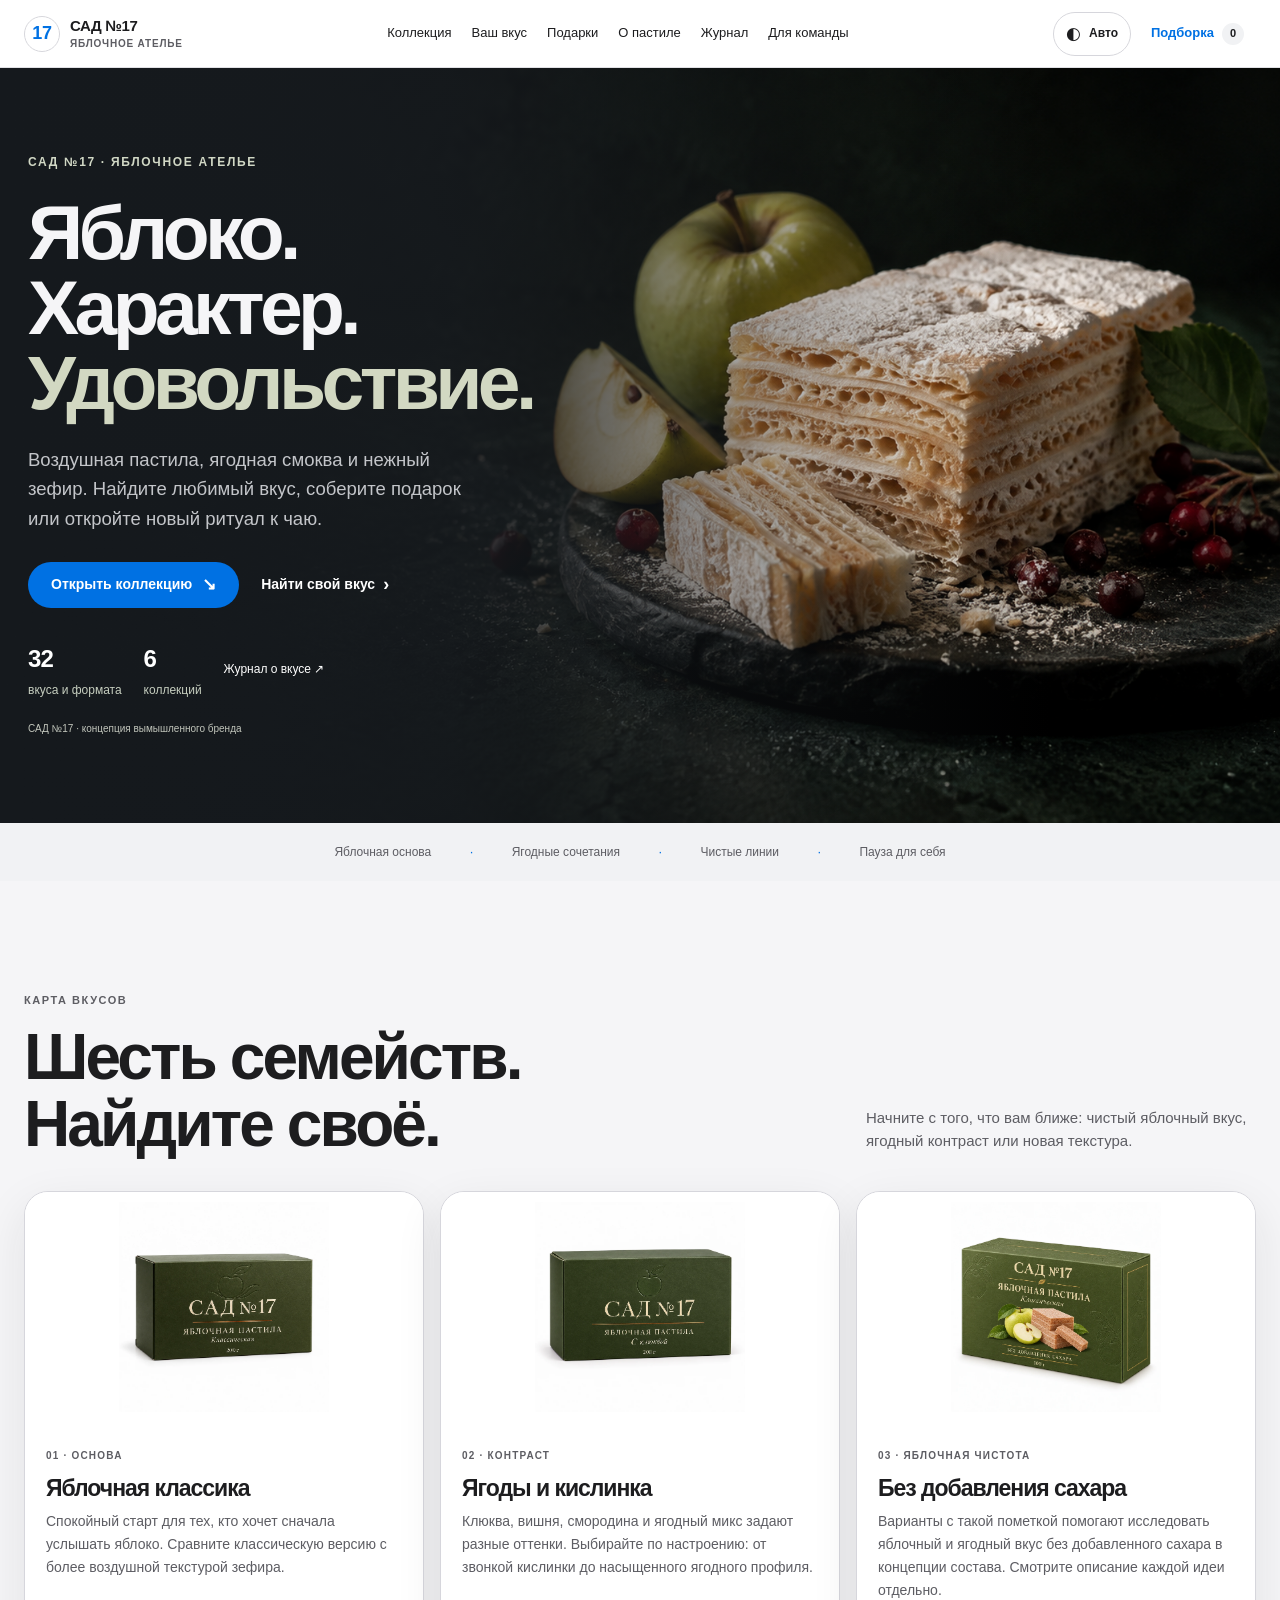
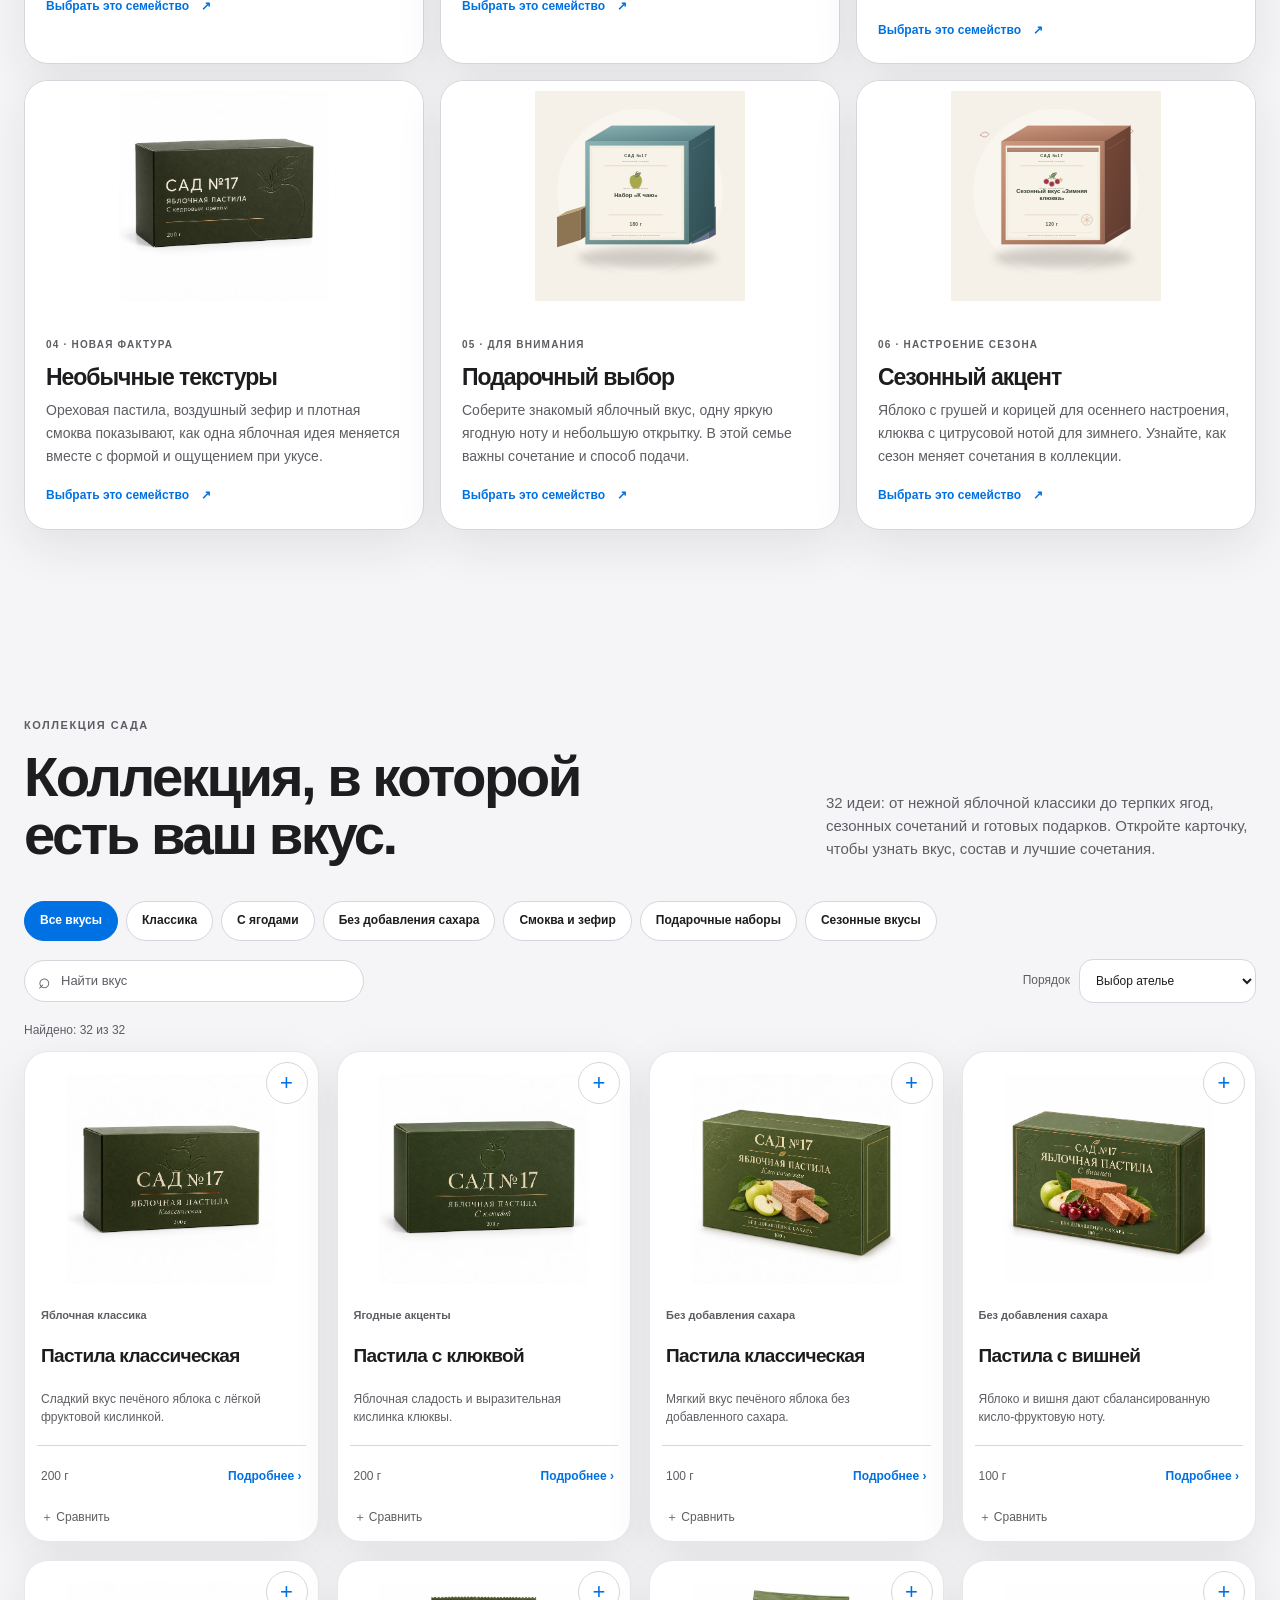
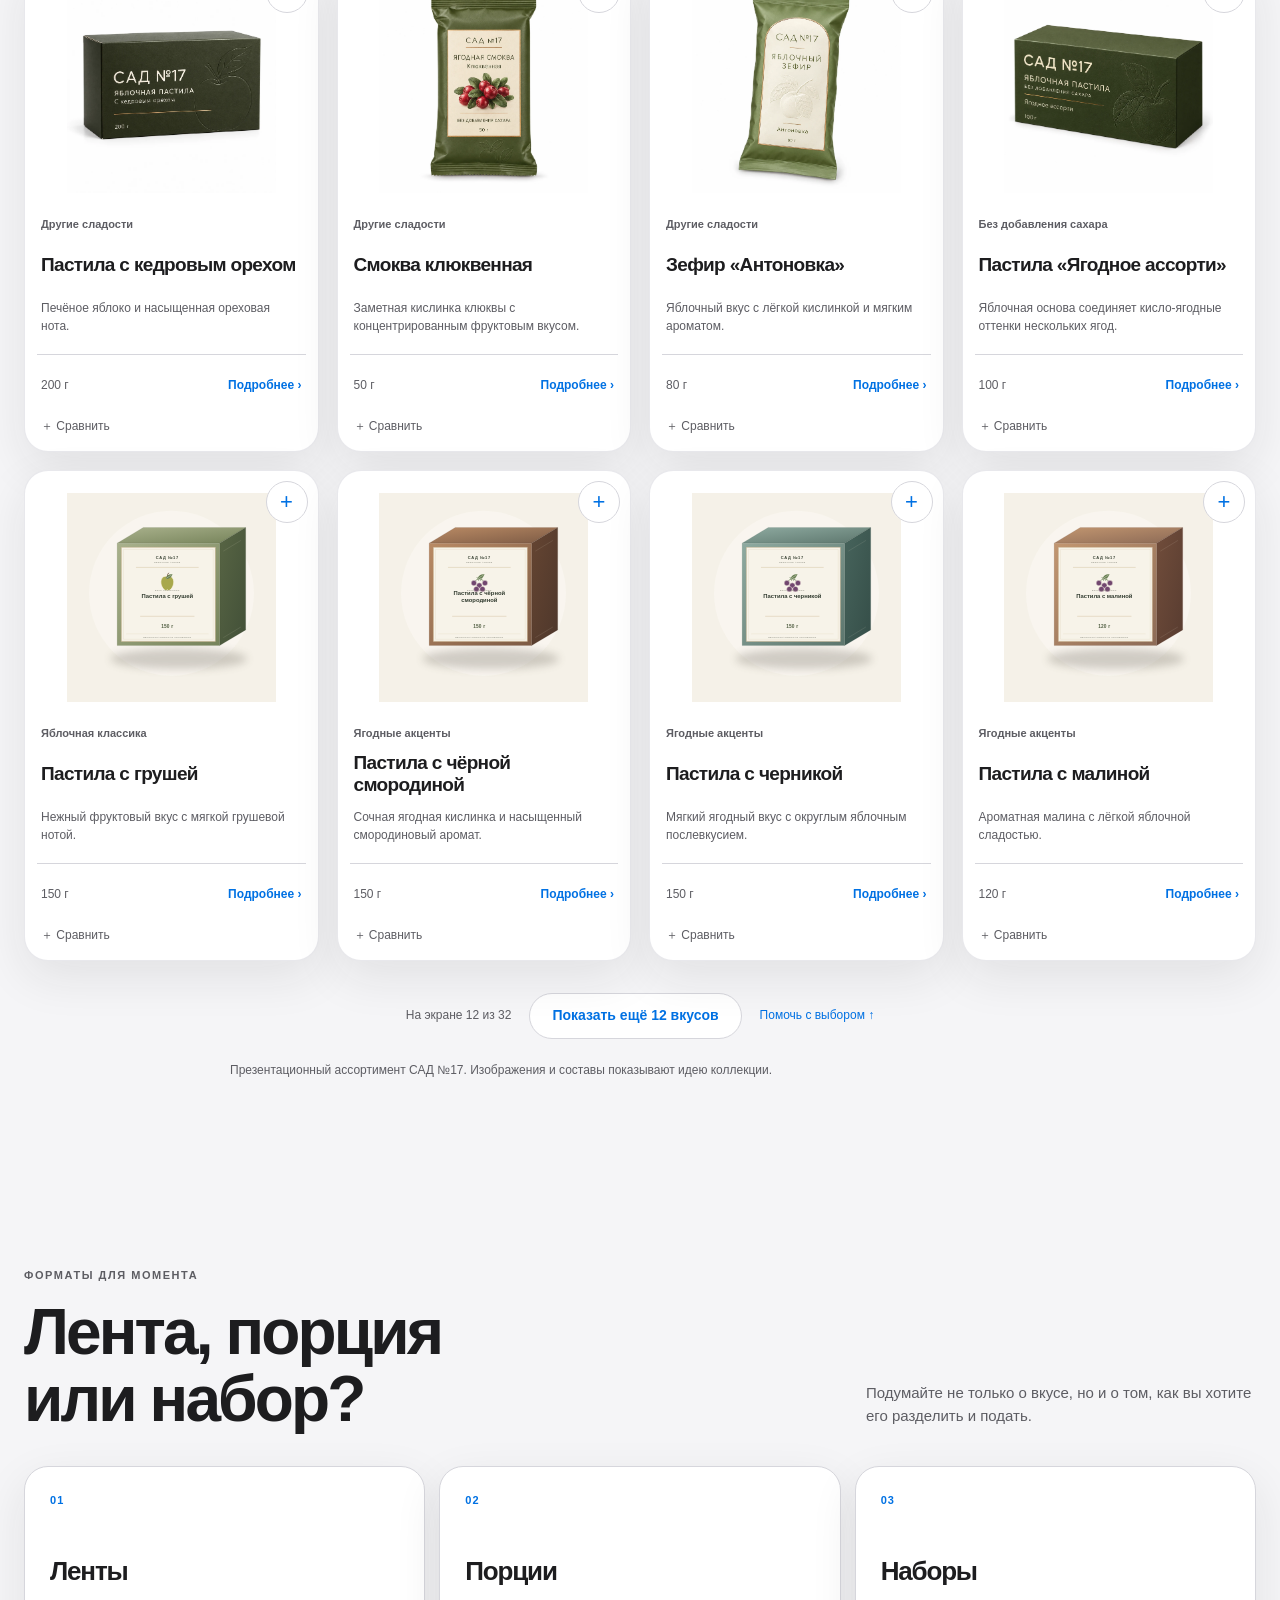
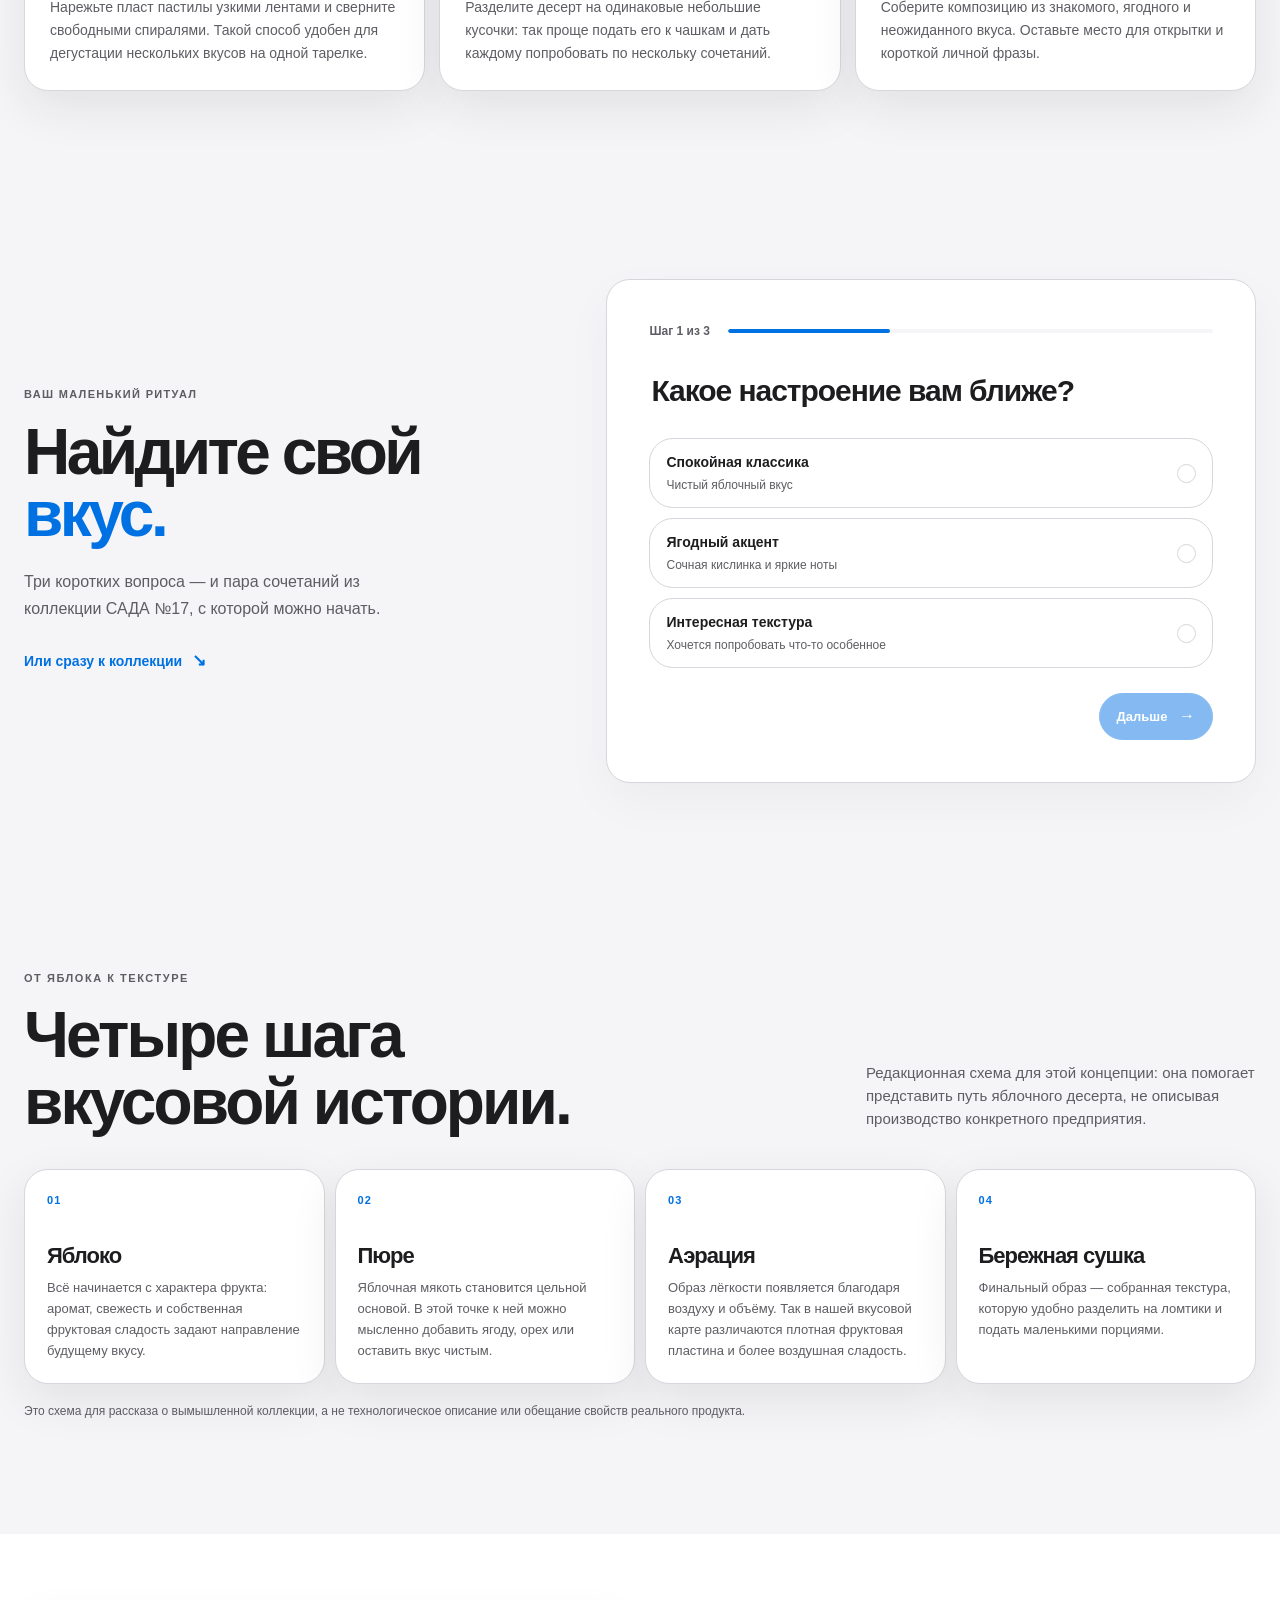
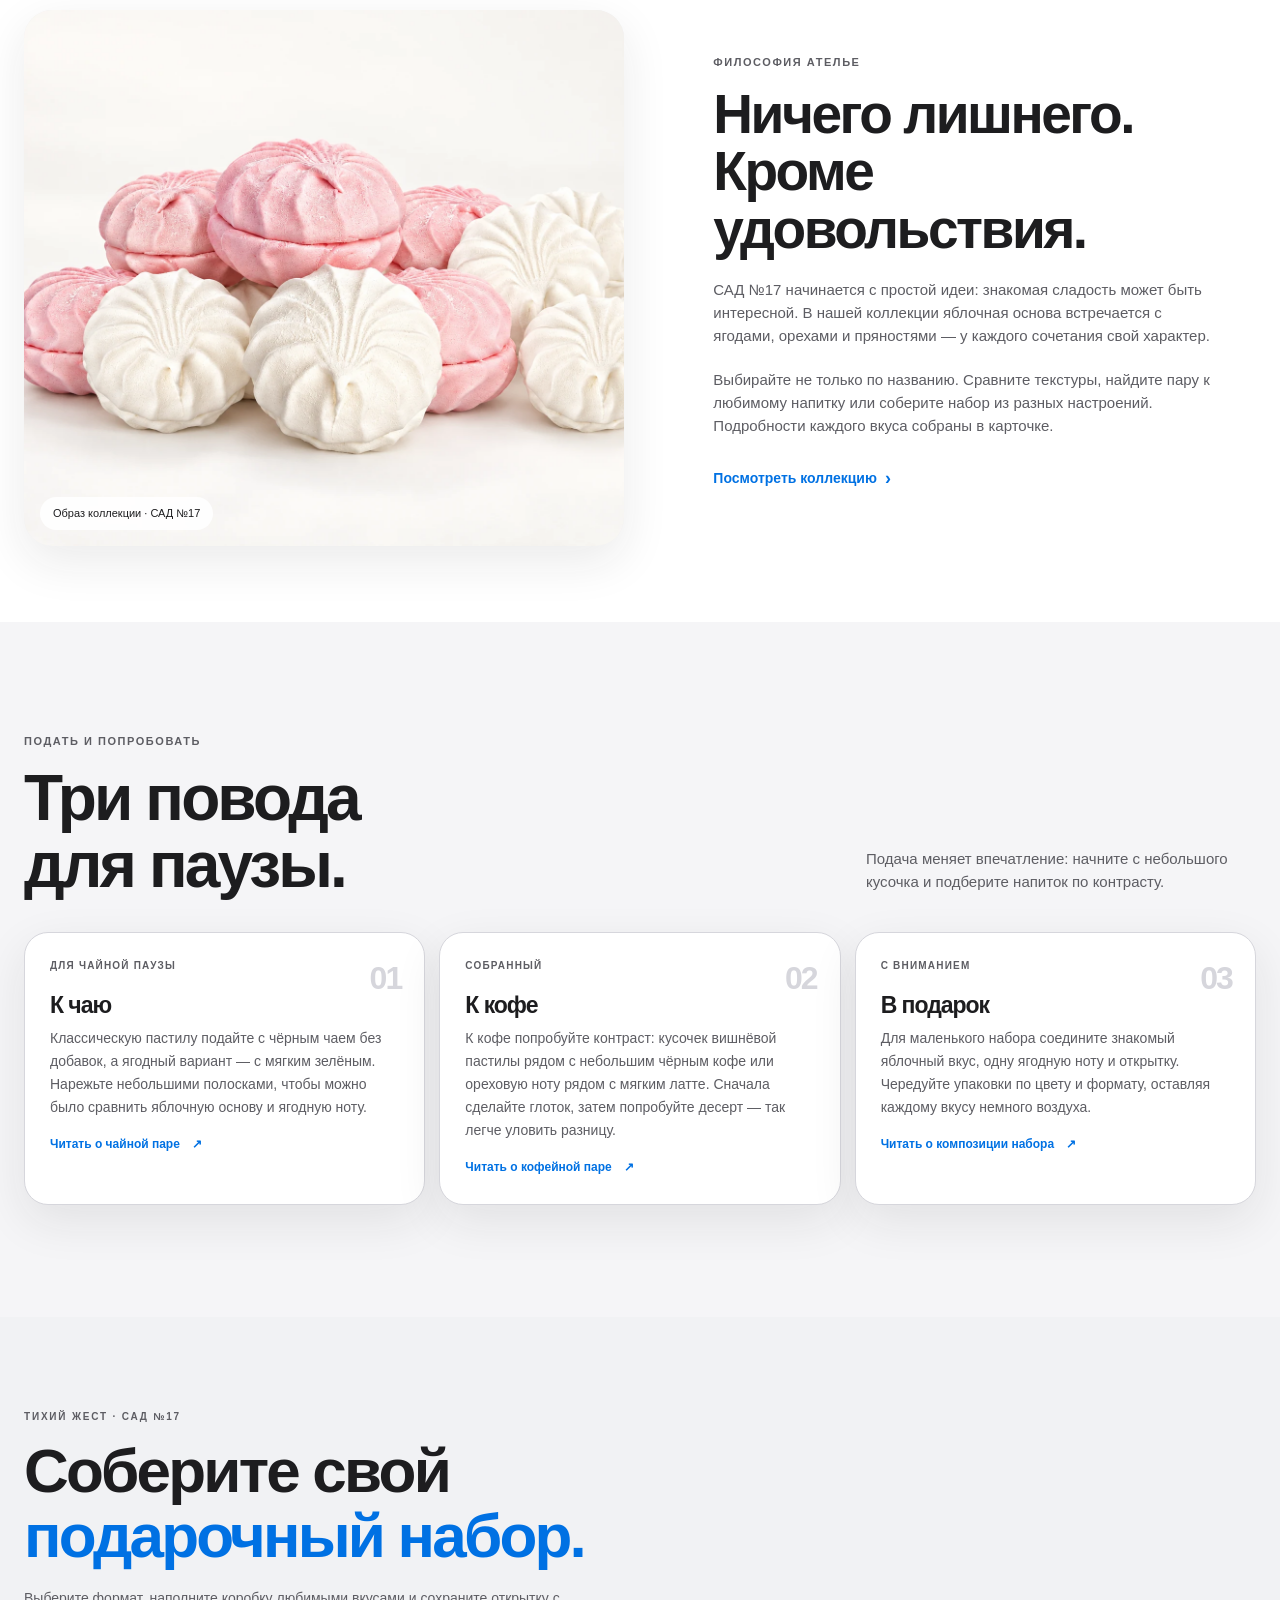
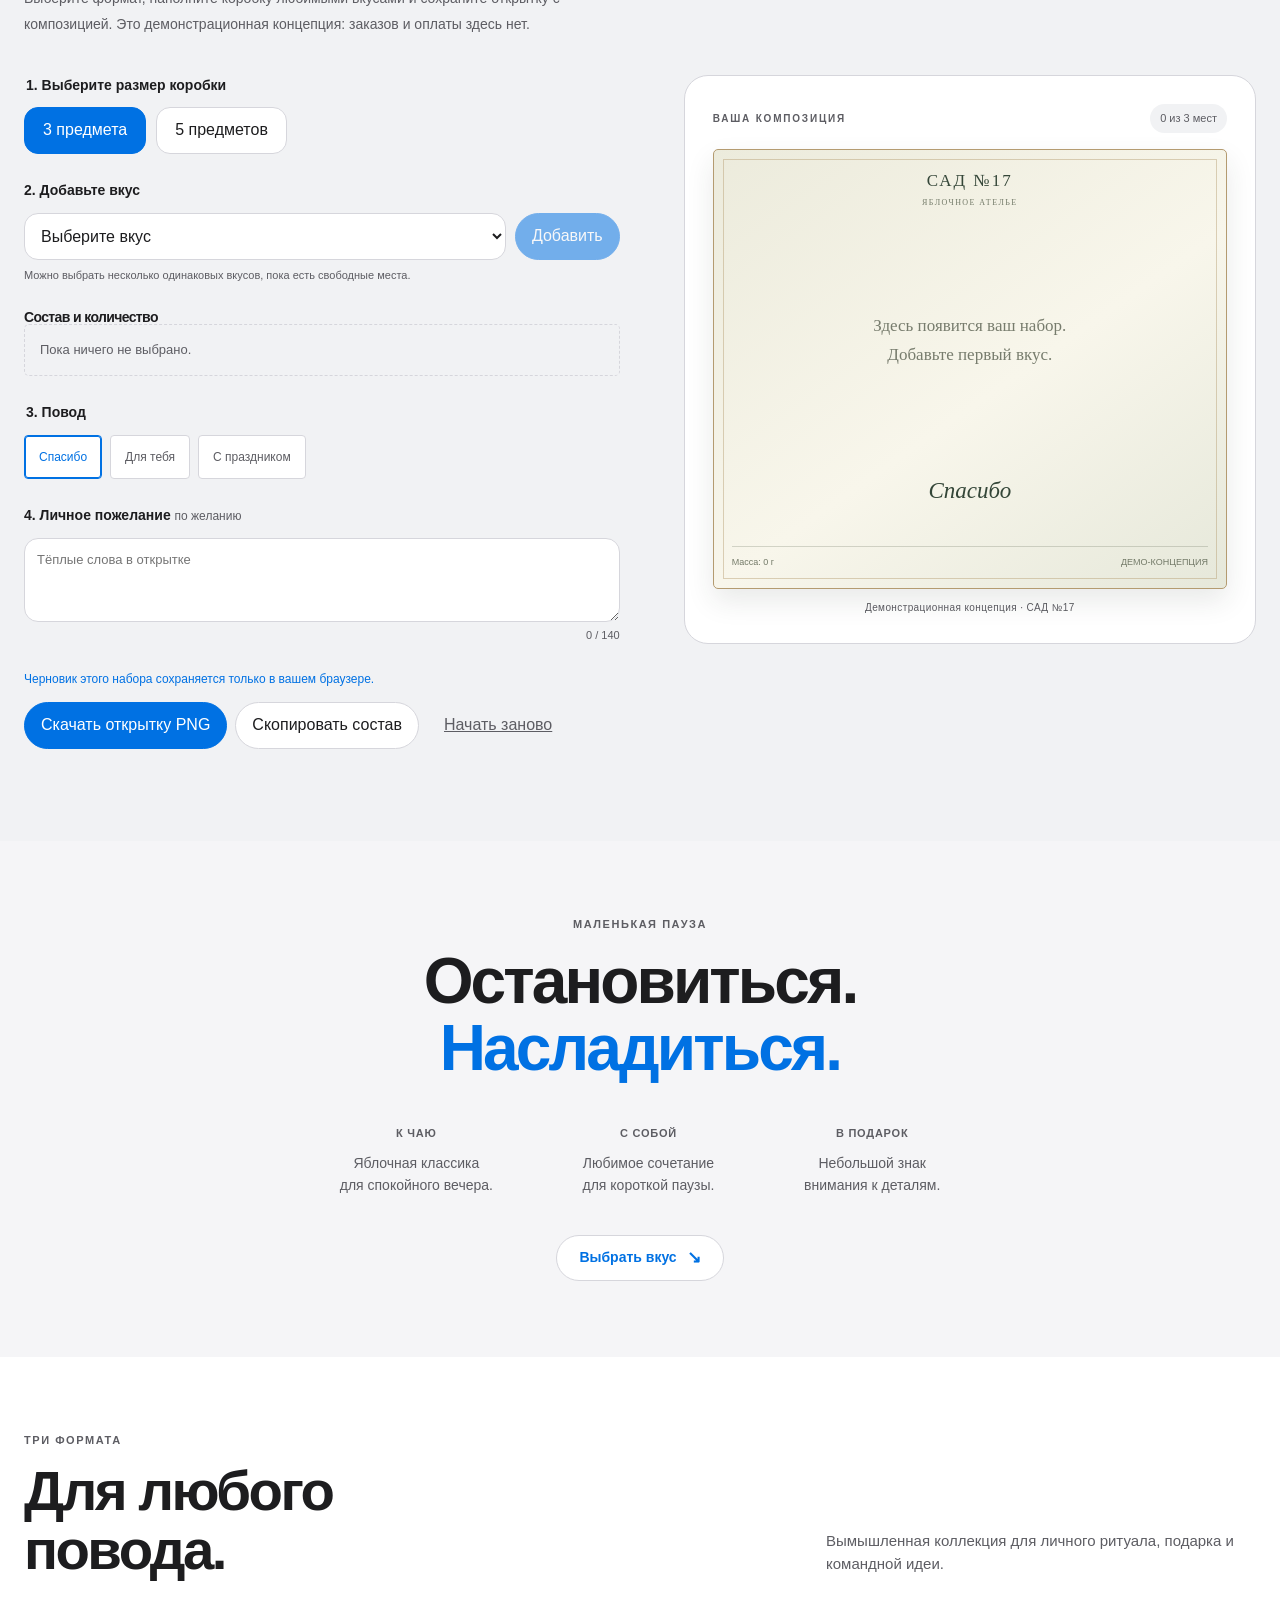
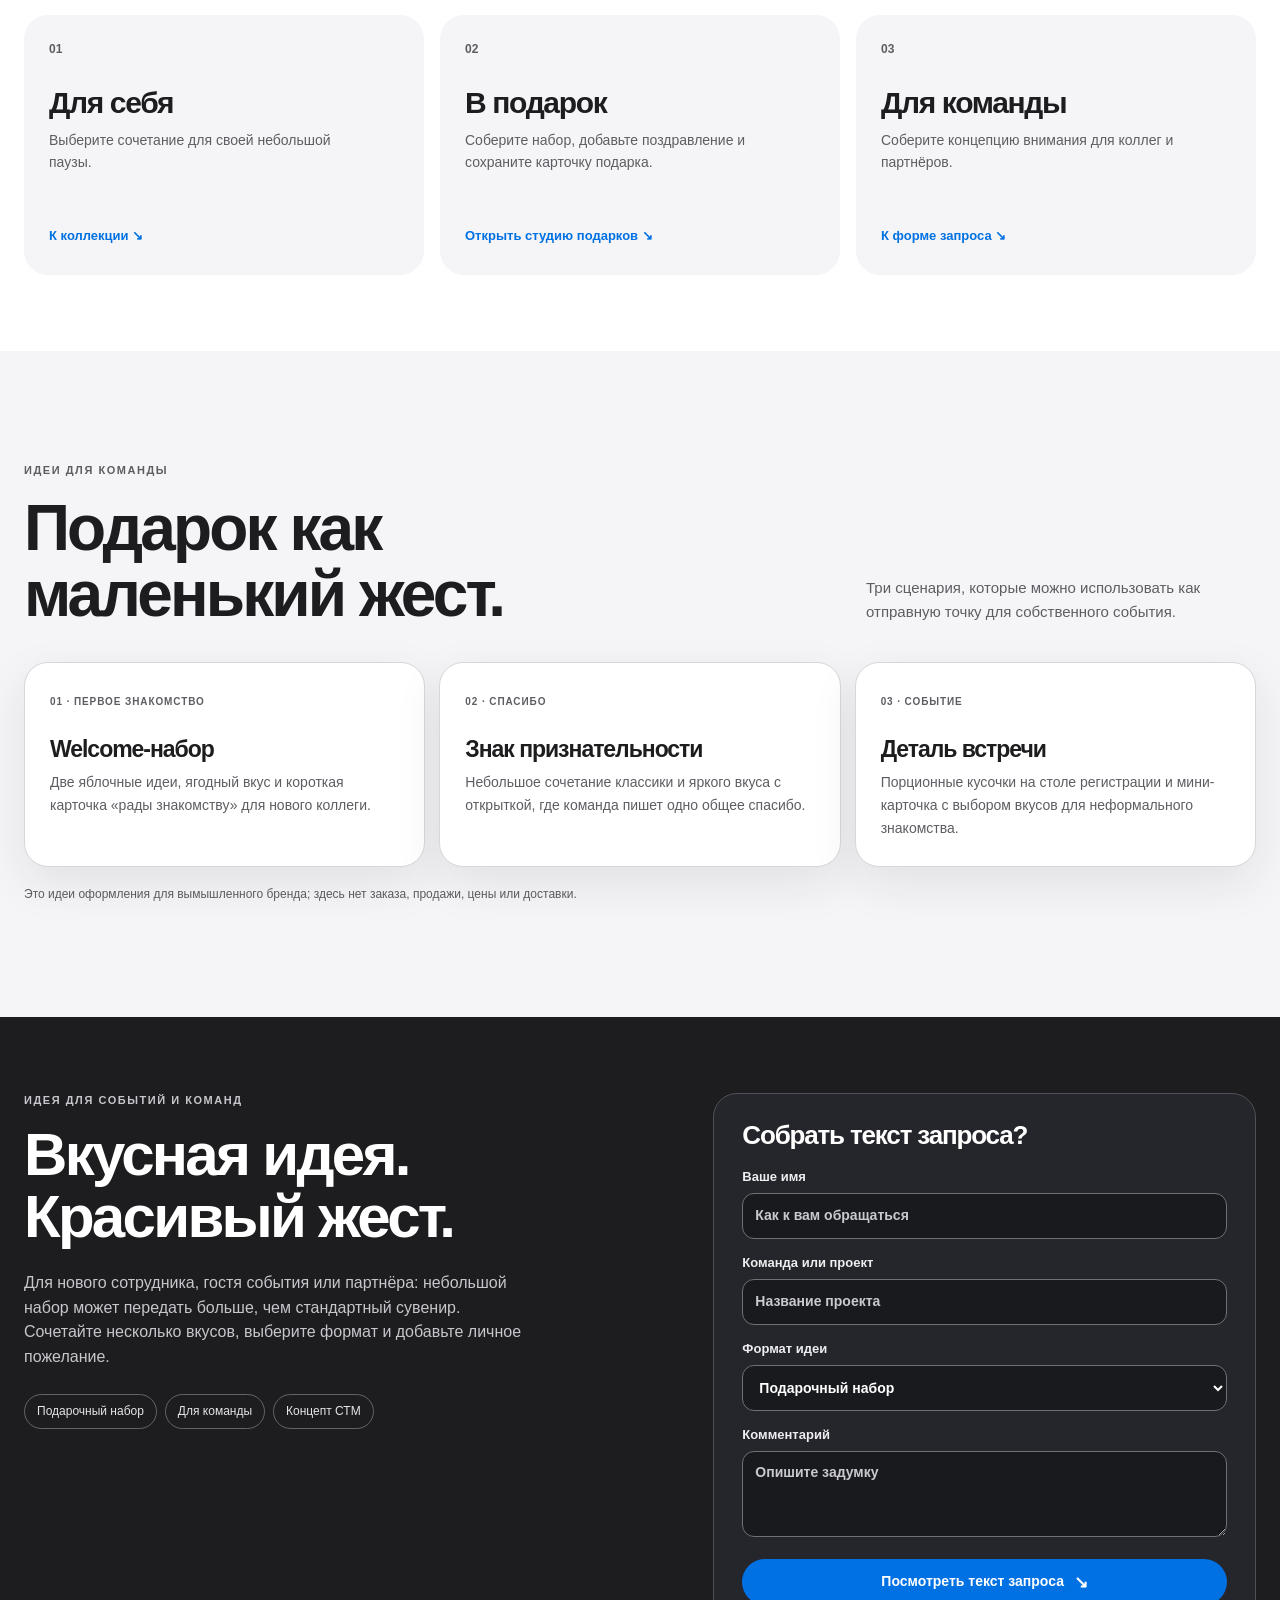
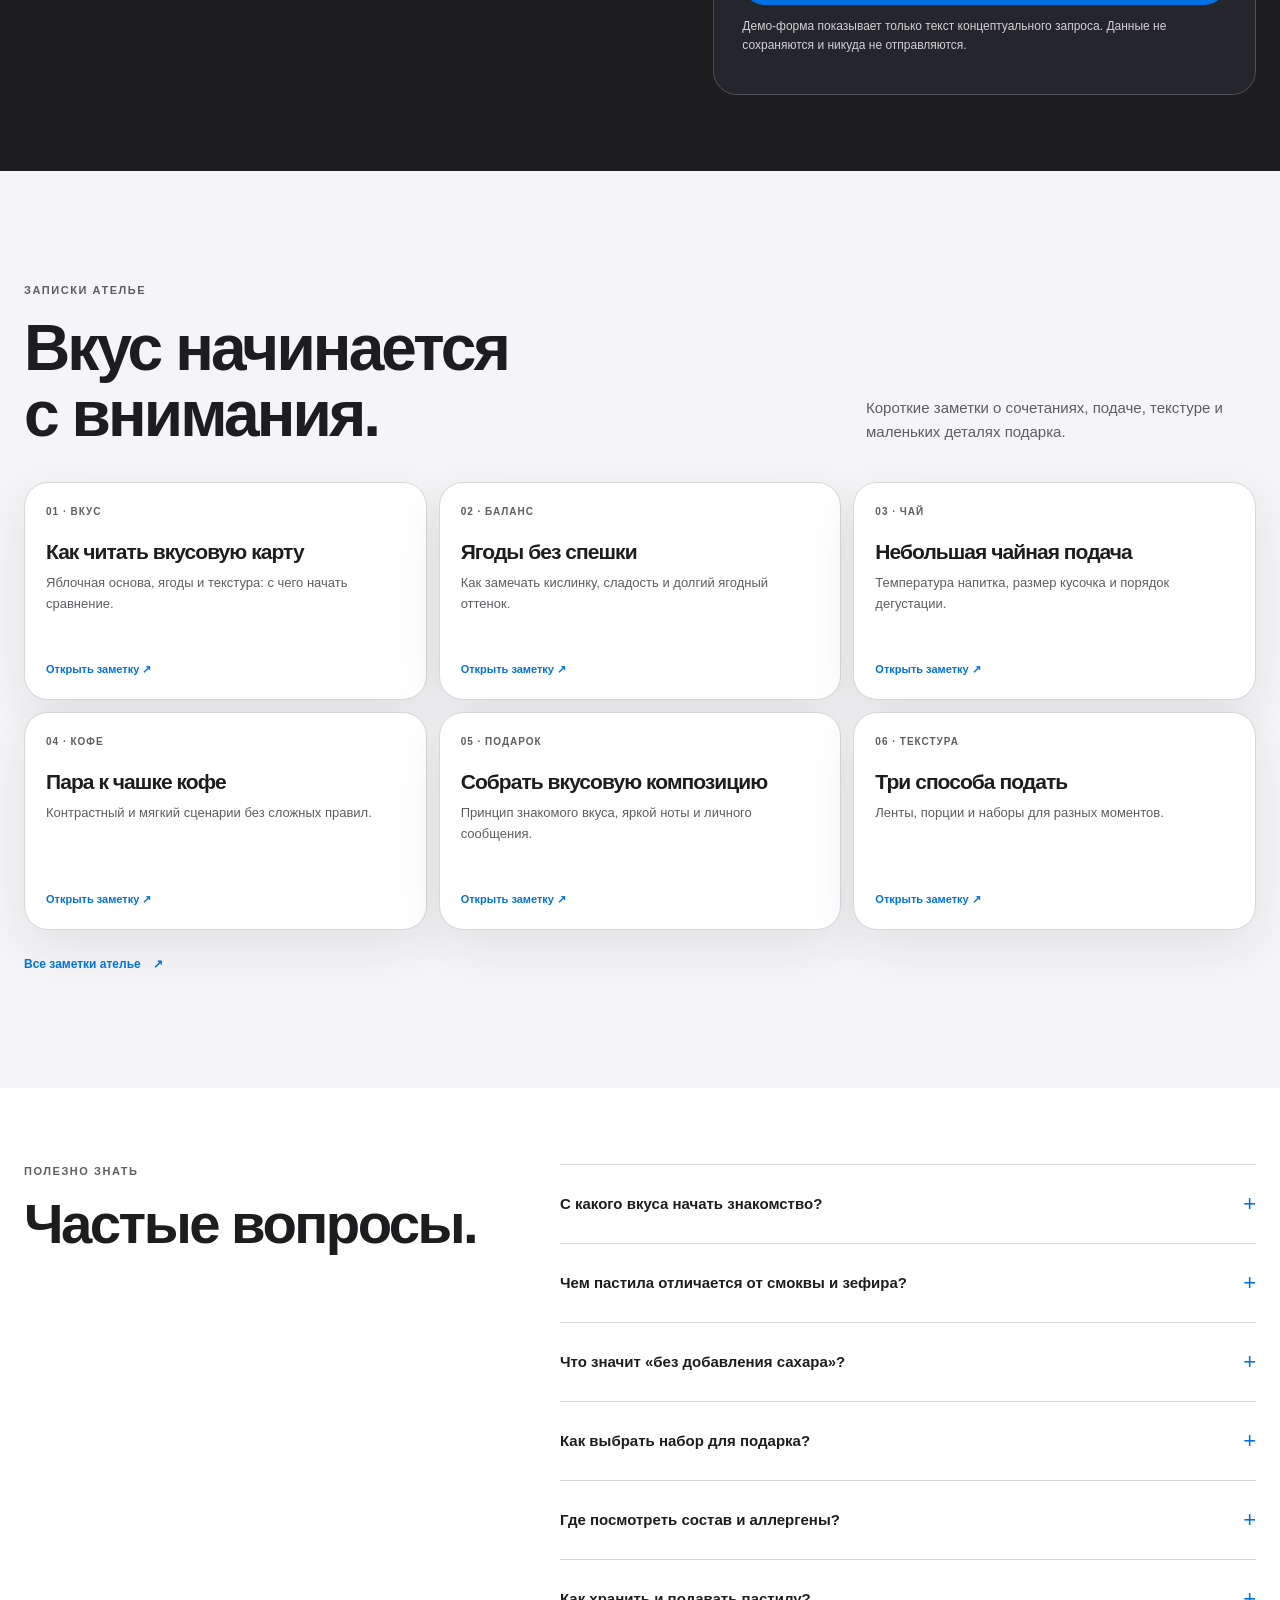
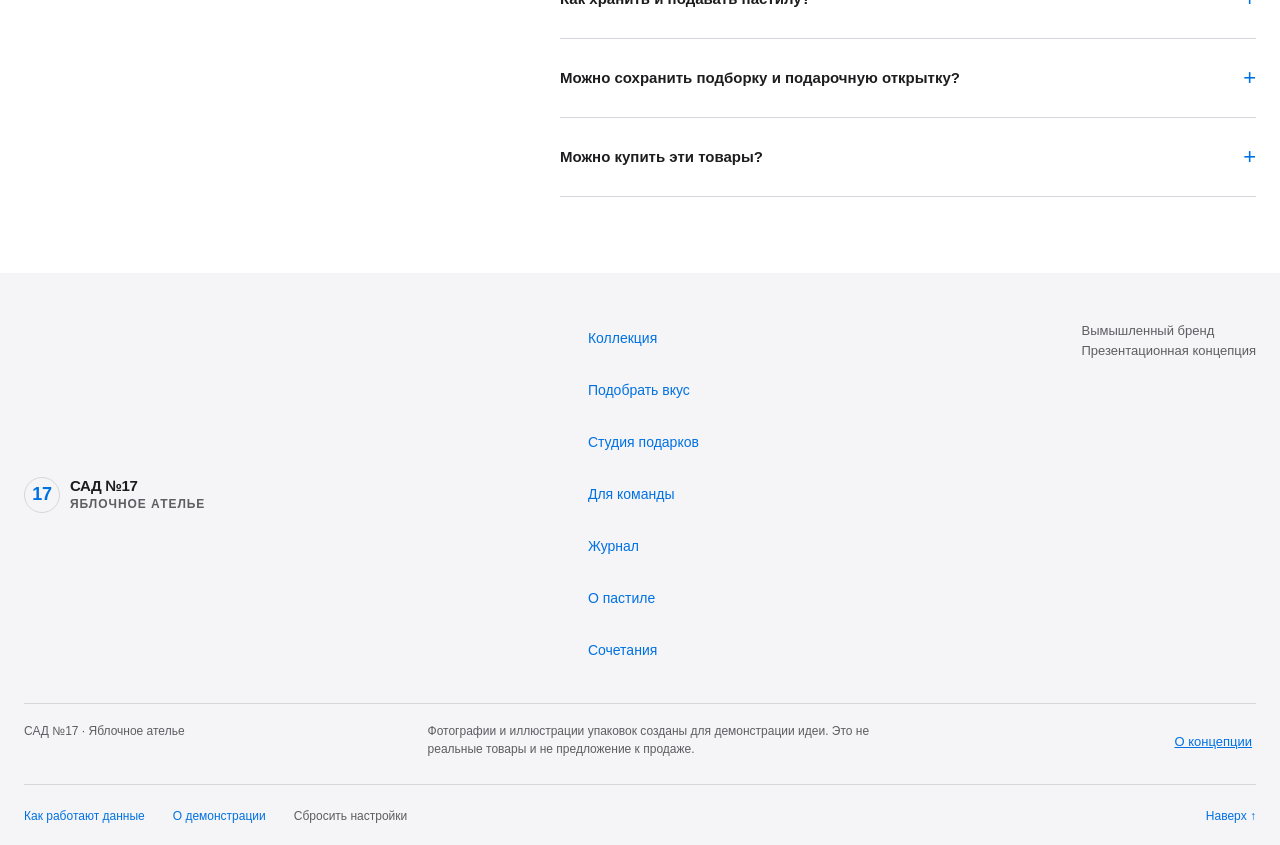
<file: index.html>
<!doctype html>
<html lang="ru">
<head>
  <meta charset="utf-8">
  <meta name="viewport" content="width=device-width,initial-scale=1">
  <title>САД №17 — яблочное ателье</title>
  <meta name="description" content="Сад №17 — концепция яблочного ателье. Откройте коллекцию, найдите свой вкус и соберите подарочный набор. Светлая и ночная темы.">
  <meta property="og:type" content="website">
  <meta property="og:title" content="Сад №17 — вкус, который помнят">
  <meta property="og:description" content="Коллекция сладостей, персональный подбор вкуса и студия подарков. Демонстрационная концепция вымышленного бренда.">
  <meta property="og:url" content="https://dementer11.github.io/sad17-atelier/">
  <meta property="og:image" content="https://dementer11.github.io/sad17-atelier/assets/demo/editorial-hero-v3.png">
  <meta name="twitter:card" content="summary_large_image">
  <link rel="canonical" href="https://dementer11.github.io/sad17-atelier/">
  <meta name="theme-color" content="#17211b">
  <link rel="icon" href="favicon.svg?v=sad17-1" type="image/svg+xml">
  <script src="theme.js"></script>
  <link rel="stylesheet" href="styles.css?v=rich-5">
  <link rel="stylesheet" href="quiz.css">
  <link rel="stylesheet" href="gift.css">
  <link rel="stylesheet" href="enhancements.css?v=rich-5">
  <link rel="stylesheet" href="content-rich.css">
  <link rel="stylesheet" href="rich.css">
  <script src="site.js?v=rich-5" defer></script>
  <script src="quiz.js?v=rich-5" defer></script>
  <script src="gift.js?v=rich-5" defer></script>
</head>
<body id="top">
  <a class="skip" href="#catalog">Перейти к каталогу</a>
  <header class="header">
    <a href="#top" class="brand" aria-label="САД №17 — яблочное ателье, наверх">
      <span class="brand-symbol" aria-hidden="true">17</span>
      <span>САД №17<small>ЯБЛОЧНОЕ АТЕЛЬЕ</small></span>
    </a>
    <nav class="nav" aria-label="Основная навигация">
      <a href="#catalog">Коллекция</a>
      <a href="#taste-finder">Ваш вкус</a>
      <a href="#gift-studio">Подарки</a>
      <a href="#craft">О пастиле</a>
      <a href="#journal">Журнал</a>
      <a href="#business">Для команды</a>
    </nav>
    <div class="header-actions">
      <button id="theme-toggle" class="theme-toggle" type="button" aria-label="Изменить тему"><span class="theme-toggle-icon" aria-hidden="true">◐</span><span class="theme-label" id="theme-label">Авто</span></button>
      <button class="selection-button" id="open-selection" type="button" aria-label="Открыть подборку">Подборка <span id="selection-count">0</span></button>
      <button id="menu-button" class="menu-button" type="button" aria-label="Открыть меню" aria-expanded="false">☰</button>
    </div>
  </header>

  <main>
    <section class="hero" aria-labelledby="hero-title">
      <div class="hero-copy">
        <p class="eyebrow">САД №17 · ЯБЛОЧНОЕ АТЕЛЬЕ</p>
        <h1 id="hero-title">Яблоко.<br>Характер.<br><em>Удовольствие.</em></h1>
        <p class="hero-description">Воздушная пастила, ягодная смоква и нежный зефир. Найдите любимый вкус, соберите подарок или откройте новый ритуал к чаю.</p>
        <div class="hero-cta">
          <a class="button primary" href="#catalog">Открыть коллекцию <span>↘</span></a>
          <a class="text-link" href="#taste-finder">Найти свой вкус <span>›</span></a>
        </div>
        <div class="hero-facts"><span><strong>32</strong> вкуса и формата</span><span><strong>6</strong> коллекций</span><a href="#journal">Журнал о вкусе ↗</a></div>
        <p class="hero-footnote">САД №17 · концепция вымышленного бренда</p>
      </div>
      <div class="hero-photo">
        <img id="hero-image" src="assets/demo/editorial-hero-v3.png" alt="AI-художественная фотография яблочной пастилы для вымышленного бренда САД №17" fetchpriority="high">
        <div class="heritage-seal" aria-hidden="true"></div>
        <span class="photo-caption" aria-hidden="true"></span>
      </div>
    </section>

    <div class="ribbon" aria-label="Идеи коллекции">
      <span>Яблочная основа</span><i aria-hidden="true">·</i>
      <span>Ягодные сочетания</span><i aria-hidden="true">·</i>
      <span>Чистые линии</span><i aria-hidden="true">·</i>
      <span>Пауза для себя</span>
    </div>

    <section class="rich-section rich-collections" id="collections" aria-labelledby="collections-title">
  <div class="rich-heading">
    <div><p class="eyebrow">КАРТА ВКУСОВ</p><h2 id="collections-title">Шесть семейств.<br>Найдите своё.</h2></div>
    <p>Начните с того, что вам ближе: чистый яблочный вкус, ягодный контраст или новая текстура.</p>
  </div>
  <div class="rich-family-grid">
    <article class="rich-family-card"><img src="assets/demo/pastila-classic.webp" alt="Концептуальная упаковка яблочной классической пастилы" loading="lazy"><div><span class="rich-index">01 · ОСНОВА</span><h3>Яблочная классика</h3><p>Спокойный старт для тех, кто хочет сначала услышать яблоко. Сравните классическую версию с более воздушной текстурой зефира.</p><a href="#catalog" data-family="classic">Выбрать это семейство <span aria-hidden="true">↗</span></a></div></article>
    <article class="rich-family-card"><img src="assets/demo/pastila-cranberry.webp" alt="Концептуальная упаковка пастилы с клюквой" loading="lazy"><div><span class="rich-index">02 · КОНТРАСТ</span><h3>Ягоды и кислинка</h3><p>Клюква, вишня, смородина и ягодный микс задают разные оттенки. Выбирайте по настроению: от звонкой кислинки до насыщенного ягодного профиля.</p><a href="#catalog" data-family="berries">Выбрать это семейство <span aria-hidden="true">↗</span></a></div></article>
    <article class="rich-family-card"><img src="assets/demo/pastila-no-sugar.webp" alt="Концептуальная упаковка классической пастилы без добавления сахара" loading="lazy"><div><span class="rich-index">03 · ЯБЛОЧНАЯ ЧИСТОТА</span><h3>Без добавления сахара</h3><p>Варианты с такой пометкой помогают исследовать яблочный и ягодный вкус без добавленного сахара в концепции состава. Смотрите описание каждой идеи отдельно.</p><a href="#catalog" data-family="no-sugar">Выбрать это семейство <span aria-hidden="true">↗</span></a></div></article>
    <article class="rich-family-card"><img src="assets/demo/pastila-cedar.webp" alt="Концептуальная упаковка пастилы с кедровым орехом" loading="lazy"><div><span class="rich-index">04 · НОВАЯ ФАКТУРА</span><h3>Необычные текстуры</h3><p>Ореховая пастила, воздушный зефир и плотная смоква показывают, как одна яблочная идея меняется вместе с формой и ощущением при укусе.</p><a href="#catalog" data-family="other">Выбрать это семейство <span aria-hidden="true">↗</span></a></div></article>
    <article class="rich-family-card"><img src="assets/collection/gift-tea-table.svg" alt="Подарочный набор К чаю" loading="lazy"><div><span class="rich-index">05 · ДЛЯ ВНИМАНИЯ</span><h3>Подарочный выбор</h3><p>Соберите знакомый яблочный вкус, одну яркую ягодную ноту и небольшую открытку. В этой семье важны сочетание и способ подачи.</p><a href="#catalog" data-family="gifts">Выбрать это семейство <span aria-hidden="true">↗</span></a></div></article>
    <article class="rich-family-card"><img src="assets/collection/seasonal-winter.svg" alt="Сезонная коллекция Зимняя клюква" loading="lazy"><div><span class="rich-index">06 · НАСТРОЕНИЕ СЕЗОНА</span><h3>Сезонный акцент</h3><p>Яблоко с грушей и корицей для осеннего настроения, клюква с цитрусовой нотой для зимнего. Узнайте, как сезон меняет сочетания в коллекции.</p><a href="#catalog" data-family="seasonal">Выбрать это семейство <span aria-hidden="true">↗</span></a></div></article>
  </div>
</section>
    <section id="catalog" class="section catalog" aria-labelledby="catalog-title">
      <div class="section-heading">
        <div>
          <p class="eyebrow">КОЛЛЕКЦИЯ САДА</p>
          <h2 id="catalog-title">Коллекция, в которой<br>есть ваш вкус.</h2>
        </div>
        <p>32 идеи: от нежной яблочной классики до терпких ягод, сезонных сочетаний и готовых подарков. Откройте карточку, чтобы узнать вкус, состав и лучшие сочетания.</p>
      </div>
      <div class="catalog-controls">
        <div class="filters" role="group" aria-label="Категории коллекции">
          <button class="filter active" data-filter="all" aria-pressed="true" type="button">Все вкусы</button>
          <button class="filter" data-filter="classic" aria-pressed="false" type="button">Классика</button>
          <button class="filter" data-filter="berries" aria-pressed="false" type="button">С ягодами</button>
          <button class="filter" data-filter="no-sugar" aria-pressed="false" type="button">Без добавления сахара</button>
          <button class="filter" data-filter="other" aria-pressed="false" type="button">Смоква и зефир</button><button class="filter" data-filter="gifts" aria-pressed="false" type="button">Подарочные наборы</button><button class="filter" data-filter="seasonal" aria-pressed="false" type="button">Сезонные вкусы</button>
        </div>
        <label class="search"><span aria-hidden="true">⌕</span><input type="search" id="search" placeholder="Найти вкус" aria-label="Поиск по названию и составу"></label>
        <label class="sort-label">Порядок<select id="catalog-sort" aria-label="Сортировать коллекцию"><option value="collection">Выбор ателье</option><option value="name">По названию</option><option value="weight-asc">Масса: по возрастанию</option><option value="weight-desc">Масса: по убыванию</option></select></label>
      </div>
      <p class="result-count" id="result-count" aria-live="polite"></p>
      <div id="products" class="products"></div>
      <div id="empty" hidden class="empty">В этой подборке такого названия нет. <button id="reset-search" type="button">Показать все вкусы</button></div>
      <div class="catalog-pagination"><p id="catalog-progress" aria-live="polite"></p><button id="load-more" class="button outline" type="button">Показать ещё</button><a href="#collections">Помочь с выбором ↑</a></div><p class="catalog-note">Презентационный ассортимент САД №17. Изображения и составы показывают идею коллекции.</p>
    </section>

    <section class="rich-section rich-formats" id="formats" aria-labelledby="formats-title">
  <div class="rich-heading"><div><p class="eyebrow">ФОРМАТЫ ДЛЯ МОМЕНТА</p><h2 id="formats-title">Лента, порция<br>или набор?</h2></div><p>Подумайте не только о вкусе, но и о том, как вы хотите его разделить и подать.</p></div>
  <div class="rich-format-grid">
    <article><span class="rich-format-number">01</span><h3>Ленты</h3><p>Нарежьте пласт пастилы узкими лентами и сверните свободными спиралями. Такой способ удобен для дегустации нескольких вкусов на одной тарелке.</p></article>
    <article><span class="rich-format-number">02</span><h3>Порции</h3><p>Разделите десерт на одинаковые небольшие кусочки: так проще подать его к чашкам и дать каждому попробовать по нескольку сочетаний.</p></article>
    <article><span class="rich-format-number">03</span><h3>Наборы</h3><p>Соберите композицию из знакомого, ягодного и неожиданного вкуса. Оставьте место для открытки и короткой личной фразы.</p></article>
  </div>
</section>
    <section class="section quiz-section" id="taste-finder" aria-labelledby="quiz-title">
  <div class="quiz-shell">
    <div class="quiz-intro">
      <p class="eyebrow">ВАШ МАЛЕНЬКИЙ РИТУАЛ</p>
      <h2 id="quiz-title">Найдите свой<br><em>вкус.</em></h2>
      <p>Три коротких вопроса — и пара сочетаний из коллекции САДА №17, с которой можно начать.</p>
      <a class="quiz-text-link" href="#catalog">Или сразу к коллекции <span aria-hidden="true">↘</span></a>
    </div>
    <div class="quiz-card" data-quiz-panel>
      <div class="quiz-card-top">
        <span class="quiz-step-label" data-quiz-step-label>Шаг 1 из 3</span>
        <div class="quiz-progress" role="progressbar" aria-label="Прогресс подбора вкуса" aria-valuemin="1" aria-valuemax="3" aria-valuenow="1"><span data-quiz-progress></span></div>
      </div>
      <form class="quiz-form" data-quiz-form novalidate>
        <div class="quiz-step" data-quiz-step="0"><fieldset><legend>Какое настроение вам ближе?</legend>
          <label class="quiz-option"><input type="radio" name="mood" value="classic"><span class="quiz-option-copy"><strong>Спокойная классика</strong><small>Чистый яблочный вкус</small></span><span class="quiz-radio" aria-hidden="true"></span></label>
          <label class="quiz-option"><input type="radio" name="mood" value="brightberry"><span class="quiz-option-copy"><strong>Ягодный акцент</strong><small>Сочная кислинка и яркие ноты</small></span><span class="quiz-radio" aria-hidden="true"></span></label>
          <label class="quiz-option"><input type="radio" name="mood" value="texture"><span class="quiz-option-copy"><strong>Интересная текстура</strong><small>Хочется попробовать что-то особенное</small></span><span class="quiz-radio" aria-hidden="true"></span></label>
        </fieldset></div>
        <div class="quiz-step" data-quiz-step="1" hidden><fieldset><legend>Какое предпочтение учесть?</legend>
          <label class="quiz-option"><input type="radio" name="sugar" value="any"><span class="quiz-option-copy"><strong>Открыт(а) разным вкусам</strong><small>Можно предложить разные сочетания</small></span><span class="quiz-radio" aria-hidden="true"></span></label>
          <label class="quiz-option"><input type="radio" name="sugar" value="no-added"><span class="quiz-option-copy"><strong>Без добавления сахара</strong><small>Покажите варианты с такой пометкой</small></span><span class="quiz-radio" aria-hidden="true"></span></label>
        </fieldset></div>
        <div class="quiz-step" data-quiz-step="2" hidden><fieldset><legend>Для какого момента выбираете?</legend>
          <label class="quiz-option"><input type="radio" name="moment" value="tea"><span class="quiz-option-copy"><strong>К чаю</strong><small>Для неспешной паузы</small></span><span class="quiz-radio" aria-hidden="true"></span></label>
          <label class="quiz-option"><input type="radio" name="moment" value="gift"><span class="quiz-option-copy"><strong>В подарок</strong><small>Небольшое внимание к деталям</small></span><span class="quiz-radio" aria-hidden="true"></span></label>
          <label class="quiz-option"><input type="radio" name="moment" value="onroad"><span class="quiz-option-copy"><strong>С собой в дорогу</strong><small>Компактный формат для паузы в пути</small></span><span class="quiz-radio" aria-hidden="true"></span></label>
        </fieldset></div>
        <p class="quiz-validation" data-quiz-validation role="alert" hidden>Выберите один вариант, чтобы продолжить.</p>
        <div class="quiz-actions"><button class="quiz-button quiz-back" type="button" data-quiz-back hidden>← Назад</button><button class="quiz-button quiz-next" type="button" data-quiz-next disabled>Дальше <span aria-hidden="true">→</span></button><button class="quiz-button quiz-next" type="button" data-quiz-finish hidden>Показать вкусы <span aria-hidden="true">→</span></button></div>
      </form>
      <div class="quiz-results" data-quiz-results aria-live="polite" hidden></div>
      <div class="quiz-load-error" data-quiz-load-error role="alert" hidden><p>Не получилось загрузить коллекцию. Попробуйте ещё раз.</p><button class="quiz-button quiz-next" type="button" data-quiz-retry>Повторить</button></div>
    </div>
  </div>
</section>

    <section class="rich-section rich-craft" id="craft" aria-labelledby="craft-title">
  <div class="rich-heading">
    <div><p class="eyebrow">ОТ ЯБЛОКА К ТЕКСТУРЕ</p><h2 id="craft-title">Четыре шага<br>вкусовой истории.</h2></div>
    <p>Редакционная схема для этой концепции: она помогает представить путь яблочного десерта, не описывая производство конкретного предприятия.</p>
  </div>
  <ol class="rich-step-list">
    <li><span>01</span><div><h3>Яблоко</h3><p>Всё начинается с характера фрукта: аромат, свежесть и собственная фруктовая сладость задают направление будущему вкусу.</p></div></li>
    <li><span>02</span><div><h3>Пюре</h3><p>Яблочная мякоть становится цельной основой. В этой точке к ней можно мысленно добавить ягоду, орех или оставить вкус чистым.</p></div></li>
    <li><span>03</span><div><h3>Аэрация</h3><p>Образ лёгкости появляется благодаря воздуху и объёму. Так в нашей вкусовой карте различаются плотная фруктовая пластина и более воздушная сладость.</p></div></li>
    <li><span>04</span><div><h3>Бережная сушка</h3><p>Финальный образ — собранная текстура, которую удобно разделить на ломтики и подать маленькими порциями.</p></div></li>
  </ol>
  <p class="rich-note">Это схема для рассказа о вымышленной коллекции, а не технологическое описание или обещание свойств реального продукта.</p>
</section>
    <section id="story" class="story section" aria-labelledby="story-title">
      <div class="story-image">
        <img src="assets/demo/editorial-sweets.webp" alt="AI-художественная фотография десерта для вымышленного яблочного ателье" loading="lazy">
        <span class="image-note">Образ коллекции · САД №17</span>
      </div>
      <div class="story-copy">
        <p class="eyebrow">ФИЛОСОФИЯ АТЕЛЬЕ</p>
        <h2 id="story-title">Ничего лишнего.<br>Кроме удовольствия.</h2>
        <p>САД №17 начинается с простой идеи: знакомая сладость может быть интересной. В нашей коллекции яблочная основа встречается с ягодами, орехами и пряностями — у каждого сочетания свой характер.</p>
        <p>Выбирайте не только по названию. Сравните текстуры, найдите пару к любимому напитку или соберите набор из разных настроений. Подробности каждого вкуса собраны в карточке.</p>
        <a class="text-link" href="#catalog">Посмотреть коллекцию <span>›</span></a>
      </div>
    </section>

    <section class="rich-section rich-pairings" id="pairings" aria-labelledby="pairings-title">
  <div class="rich-heading"><div><p class="eyebrow">ПОДАТЬ И ПОПРОБОВАТЬ</p><h2 id="pairings-title">Три повода<br>для паузы.</h2></div><p>Подача меняет впечатление: начните с небольшого кусочка и подберите напиток по контрасту.</p></div>
  <div class="rich-pairing-grid">
    <article><span class="rich-pairing-mark" aria-hidden="true">01</span><p class="rich-index">ДЛЯ ЧАЙНОЙ ПАУЗЫ</p><h3>К чаю</h3><p>Классическую пастилу подайте с чёрным чаем без добавок, а ягодный вариант — с мягким зелёным. Нарежьте небольшими полосками, чтобы можно было сравнить яблочную основу и ягодную ноту.</p><a href="journal.html#article-tea">Читать о чайной паре <span aria-hidden="true">↗</span></a></article>
    <article><span class="rich-pairing-mark" aria-hidden="true">02</span><p class="rich-index">СОБРАННЫЙ</p><h3>К кофе</h3><p>К кофе попробуйте контраст: кусочек вишнёвой пастилы рядом с небольшим чёрным кофе или ореховую ноту рядом с мягким латте. Сначала сделайте глоток, затем попробуйте десерт — так легче уловить разницу.</p><a href="journal.html#article-coffee">Читать о кофейной паре <span aria-hidden="true">↗</span></a></article>
    <article><span class="rich-pairing-mark" aria-hidden="true">03</span><p class="rich-index">С ВНИМАНИЕМ</p><h3>В подарок</h3><p>Для маленького набора соедините знакомый яблочный вкус, одну ягодную ноту и открытку. Чередуйте упаковки по цвету и формату, оставляя каждому вкусу немного воздуха.</p><a href="journal.html#article-gift">Читать о композиции набора <span aria-hidden="true">↗</span></a></article>
  </div>
</section>
    <section id="gift-studio" class="gift-studio" aria-labelledby="gift-title">
  <div class="gift-studio__intro">
    <p class="gift-studio__eyebrow">ТИХИЙ ЖЕСТ · САД №17</p>
    <h2 id="gift-title">Соберите свой<br><em>подарочный набор.</em></h2>
    <p class="gift-studio__lede">Выберите формат, наполните коробку любимыми вкусами и сохраните открытку с композицией. Это демонстрационная концепция: заказов и оплаты здесь нет.</p>
  </div>

  <div class="gift-studio__layout">
    <div class="gift-studio__builder">
      <fieldset class="gift-studio__field">
        <legend>1. Выберите размер коробки</legend>
        <div class="gift-studio__size" role="group" aria-label="Вместимость набора">
          <button type="button" class="gift-studio__size-option" data-gift-size="3" aria-pressed="true">3 предмета</button>
          <button type="button" class="gift-studio__size-option" data-gift-size="5" aria-pressed="false">5 предметов</button>
        </div>
      </fieldset>

      <div class="gift-studio__field">
        <label for="gift-product-select">2. Добавьте вкус</label>
        <div class="gift-studio__add-row">
          <select id="gift-product-select" aria-label="Выбрать вкус для набора">
            <option value="">Загрузка коллекции…</option>
          </select>
          <button type="button" class="gift-studio__add-button" data-gift-add>Добавить</button>
        </div>
        <p class="gift-studio__hint">Можно выбрать несколько одинаковых вкусов, пока есть свободные места.</p>
      </div>

      <div class="gift-studio__field">
        <h3 class="gift-studio__subhead">Состав и количество</h3>
        <div class="gift-studio__items" data-gift-items aria-live="polite"></div>
      </div>

      <fieldset class="gift-studio__field">
        <legend>3. Повод</legend>
        <div class="gift-studio__occasions">
          <label><input type="radio" name="gift-occasion" value="Спасибо" checked><span>Спасибо</span></label>
          <label><input type="radio" name="gift-occasion" value="Для тебя"><span>Для тебя</span></label>
          <label><input type="radio" name="gift-occasion" value="С праздником"><span>С праздником</span></label>
        </div>
      </fieldset>

      <div class="gift-studio__field">
        <label for="gift-note">4. Личное пожелание <span class="gift-studio__optional">по желанию</span></label>
        <textarea id="gift-note" maxlength="140" rows="3" placeholder="Тёплые слова в открытке" aria-describedby="gift-note-count"></textarea>
        <div id="gift-note-count" class="gift-studio__counter" aria-live="polite">0 / 140</div>
      </div>

      <p class="gift-studio__status" data-gift-status role="status" aria-live="polite"></p>
      <div class="gift-studio__actions">
        <button type="button" class="gift-studio__download" data-gift-download>Скачать открытку PNG</button>
        <button type="button" class="gift-studio__copy" data-gift-copy>Скопировать состав</button>
        <button type="button" class="gift-studio__reset" data-gift-reset>Начать заново</button>
      </div>
    </div>

    <aside class="gift-studio__preview" aria-label="Предпросмотр подарочного набора">
      <div class="gift-studio__preview-top">
        <span class="gift-studio__eyebrow">ВАША КОМПОЗИЦИЯ</span>
        <span class="gift-studio__capacity" data-gift-capacity aria-live="polite">0 из 3 мест</span>
      </div>
      <div class="gift-studio__box" data-gift-preview>
        <div class="gift-studio__box-brand">САД №17<span>ЯБЛОЧНОЕ АТЕЛЬЕ</span></div>
        <div class="gift-studio__box-content" data-gift-preview-items>
          <p class="gift-studio__empty">Здесь появится ваш набор.<br>Добавьте первый вкус.</p>
        </div>
        <div class="gift-studio__box-greeting" data-gift-greeting>Спасибо</div>
        <div class="gift-studio__box-note" data-gift-preview-note></div>
        <div class="gift-studio__box-foot"><span data-gift-mass>Масса: 0 г</span><span>ДЕМО-КОНЦЕПЦИЯ</span></div>
      </div>
      <p class="gift-studio__demo-caption">Демонстрационная концепция · САД №17</p>
    </aside>
  </div>
</section>

    <section class="ritual section" aria-labelledby="ritual-title">
      <p class="eyebrow">МАЛЕНЬКАЯ ПАУЗА</p>
      <h2 id="ritual-title">Остановиться.<br><em>Насладиться.</em></h2>
      <div class="ritual-items">
        <div><span>К ЧАЮ</span><p>Яблочная классика<br>для спокойного вечера.</p></div>
        <div><span>С СОБОЙ</span><p>Любимое сочетание<br>для короткой паузы.</p></div>
        <div><span>В ПОДАРОК</span><p>Небольшой знак<br>внимания к деталям.</p></div>
      </div>
      <a class="button outline" href="#catalog">Выбрать вкус <span>↘</span></a>
    </section>

    <section id="where" class="section where" aria-labelledby="where-title">
      <div class="section-heading">
        <div><p class="eyebrow">ТРИ ФОРМАТА</p><h2 id="where-title">Для любого<br>повода.</h2></div>
        <p>Вымышленная коллекция для личного ритуала, подарка и командной идеи.</p>
      </div>
      <div class="where-grid">
        <a class="where-card" href="#catalog"><span class="card-number">01</span><h3>Для себя</h3><p>Выберите сочетание для своей небольшой паузы.</p><span class="card-action">К коллекции ↘</span></a>
        <a class="where-card" href="#gift-studio"><span class="card-number">02</span><h3>В подарок</h3><p>Соберите набор, добавьте поздравление и сохраните карточку подарка.</p><span class="card-action">Открыть студию подарков ↘</span></a>
        <a class="where-card" href="#business"><span class="card-number">03</span><h3>Для команды</h3><p>Соберите концепцию внимания для коллег и партнёров.</p><span class="card-action">К форме запроса ↘</span></a>
      </div>
    </section>

    <section class="rich-section rich-team" id="team-ideas" aria-labelledby="team-title">
  <div class="rich-heading"><div><p class="eyebrow">ИДЕИ ДЛЯ КОМАНДЫ</p><h2 id="team-title">Подарок как<br>маленький жест.</h2></div><p>Три сценария, которые можно использовать как отправную точку для собственного события.</p></div>
  <div class="rich-team-grid">
    <article><span>01 · ПЕРВОЕ ЗНАКОМСТВО</span><h3>Welcome-набор</h3><p>Две яблочные идеи, ягодный вкус и короткая карточка «рады знакомству» для нового коллеги.</p></article>
    <article><span>02 · СПАСИБО</span><h3>Знак признательности</h3><p>Небольшое сочетание классики и яркого вкуса с открыткой, где команда пишет одно общее спасибо.</p></article>
    <article><span>03 · СОБЫТИЕ</span><h3>Деталь встречи</h3><p>Порционные кусочки на столе регистрации и мини-карточка с выбором вкусов для неформального знакомства.</p></article>
  </div>
  <p class="rich-note">Это идеи оформления для вымышленного бренда; здесь нет заказа, продажи, цены или доставки.</p>
</section>
    <section id="business" class="business section" aria-labelledby="business-title">
      <div class="business-copy">
        <p class="eyebrow">ИДЕЯ ДЛЯ СОБЫТИЙ И КОМАНД</p>
        <h2 id="business-title">Вкусная идея.<br>Красивый жест.</h2>
        <p>Для нового сотрудника, гостя события или партнёра: небольшой набор может передать больше, чем стандартный сувенир. Сочетайте несколько вкусов, выберите формат и добавьте личное пожелание.</p>
        <div class="business-tags"><span>Подарочный набор</span><span>Для команды</span><span>Концепт СТМ</span></div>
      </div>
      <form id="business-form">
        <h3>Собрать текст запроса?</h3>
        <label>Ваше имя<input name="name" autocomplete="name" placeholder="Как к вам обращаться" required maxlength="100"></label>
        <label>Команда или проект<input name="company" autocomplete="organization" placeholder="Название проекта" required maxlength="150"></label>
        <label>Формат идеи<select name="topic"><option>Подарочный набор</option><option>Для команды</option><option>Концепт собственной марки</option></select></label>
        <label>Комментарий<textarea name="message" rows="2" placeholder="Опишите задумку" maxlength="2000"></textarea></label>
        <button class="button cream" type="submit">Посмотреть текст запроса <span>↘</span></button>
        <p class="form-note">Демо-форма показывает только текст концептуального запроса. Данные не сохраняются и никуда не отправляются.</p>
        <p id="form-status" role="status" aria-live="polite"></p>
        <textarea id="request-preview" rows="6" readonly hidden aria-label="Предпросмотр текста запроса"></textarea>
      </form>
    </section>

    <section class="rich-section rich-journal-preview" id="journal" aria-labelledby="journal-preview-title">
  <div class="rich-heading"><div><p class="eyebrow">ЗАПИСКИ АТЕЛЬЕ</p><h2 id="journal-preview-title">Вкус начинается<br>с внимания.</h2></div><p>Короткие заметки о сочетаниях, подаче, текстуре и маленьких деталях подарка.</p></div>
  <div class="rich-journal-grid">
    <a href="journal.html#article-map"><span>01 · ВКУС</span><h3>Как читать вкусовую карту</h3><p>Яблочная основа, ягоды и текстура: с чего начать сравнение.</p><b>Открыть заметку ↗</b></a>
    <a href="journal.html#article-contrast"><span>02 · БАЛАНС</span><h3>Ягоды без спешки</h3><p>Как замечать кислинку, сладость и долгий ягодный оттенок.</p><b>Открыть заметку ↗</b></a>
    <a href="journal.html#article-tea"><span>03 · ЧАЙ</span><h3>Небольшая чайная подача</h3><p>Температура напитка, размер кусочка и порядок дегустации.</p><b>Открыть заметку ↗</b></a>
    <a href="journal.html#article-coffee"><span>04 · КОФЕ</span><h3>Пара к чашке кофе</h3><p>Контрастный и мягкий сценарии без сложных правил.</p><b>Открыть заметку ↗</b></a>
    <a href="journal.html#article-gift"><span>05 · ПОДАРОК</span><h3>Собрать вкусовую композицию</h3><p>Принцип знакомого вкуса, яркой ноты и личного сообщения.</p><b>Открыть заметку ↗</b></a>
    <a href="journal.html#article-formats"><span>06 · ТЕКСТУРА</span><h3>Три способа подать</h3><p>Ленты, порции и наборы для разных моментов.</p><b>Открыть заметку ↗</b></a>
  </div>
  <a class="rich-more-link" href="journal.html">Все заметки ателье <span aria-hidden="true">↗</span></a>
</section>
    <section class="section questions" aria-labelledby="questions-title">
      <div><p class="eyebrow">ПОЛЕЗНО ЗНАТЬ</p><h2 id="questions-title">Частые вопросы.</h2></div>
      <div class="faq">
        <details><summary>С какого вкуса начать знакомство?</summary><p>С классической яблочной пастилы: так проще почувствовать воздушную текстуру и яблочную основу. Если любите кислинку, попробуйте клюкву или вишню. Если хочется более плотного фруктового вкуса — смокву. Подборщик учитывает настроение, повод и предпочтение по добавлению сахара.</p></details>
        <details><summary>Чем пастила отличается от смоквы и зефира?</summary><p>В этой коллекции пастила — мягкий слоистый формат, смоква — плотная фруктовая пластинка, зефир — нежная отдельная порция. Разные текстуры удобно сравнить в наборе «Три настроения». О форматах подробнее рассказано в журнале.</p></details>
        <details><summary>Что значит «без добавления сахара»?</summary><p>В предложенном составе таких концепций нет добавленного сахара. Фрукты и ягоды при этом содержат природные сахара. Эта пометка не означает отсутствие сахаров и не является рекомендацией по питанию; составы здесь демонстрационные.</p></details>
        <details><summary>Как выбрать набор для подарка?</summary><p>Для первого знакомства подойдёт набор с несколькими текстурами; любителю ярких вкусов — ягодная подборка. Для небольшой благодарности можно собрать три предмета в студии подарков, для более разнообразной композиции — пять. К набору можно добавить пожелание и скачать открытку.</p></details>
        <details><summary>Где посмотреть состав и аллергены?</summary><p>Откройте любую карточку товара. В разделе «Подробности вкуса» указаны предлагаемый состав, аллергены, масса, текстура и сочетания. В коллекции есть варианты с яичным белком и орехами; демонстрационные описания не заменяют маркировку реального продукта.</p></details>
        <details><summary>Как хранить и подавать пастилу?</summary><p>Идея подачи — небольшие ломтики на сухой тарелке рядом с напитком. Для концептуальных упаковок указано хранение в сухом месте, отдельно от сильных запахов и влажности. Для реального продукта всегда следуйте условиям на его упаковке.</p></details>
        <details><summary>Можно сохранить подборку и подарочную открытку?</summary><p>Да. Кнопка «+» сохраняет вкусы в подборку в этом браузере. Подарочная студия отдельно сохраняет черновик и позволяет скачать PNG-открытку или скопировать состав. Общий сброс настроек находится внизу сайта.</p></details>
        <details><summary>Можно купить эти товары?</summary><p>САД №17 — вымышленная презентационная концепция, поэтому сайт не принимает заказы или оплату. Все вкусы, упаковки и материалы созданы для демонстрации возможного бренда.</p></details>
      </div>
    </section>
  </main>

  <footer>
    <div class="footer-top">
      <a href="#top" class="brand" aria-label="САД №17 — яблочное ателье, наверх"><span class="brand-symbol" aria-hidden="true">17</span><span>САД №17<small>ЯБЛОЧНОЕ АТЕЛЬЕ</small></span></a>
      <div><a href="#catalog">Коллекция</a><a href="#taste-finder">Подобрать вкус</a><a href="#gift-studio">Студия подарков</a><a href="#business">Для команды</a><a href="journal.html">Журнал</a><a href="#craft">О пастиле</a><a href="#pairings">Сочетания</a></div>
      <p>Вымышленный бренд<br>Презентационная концепция</p>
    </div>
    <div class="footer-bottom">
      <span>САД №17 · Яблочное ателье</span>
      <p>Фотографии и иллюстрации упаковок созданы для демонстрации идеи. Это не реальные товары и не предложение к продаже.</p>
      <button id="open-sources" type="button">О концепции</button>
    </div>
    <div class="footer-legal"><a href="privacy.html">Как работают данные</a><a href="terms.html">О демонстрации</a><button id="clear-preferences" type="button">Сбросить настройки</button><a href="#top">Наверх ↑</a></div>
  </footer>

  <dialog id="product-dialog" class="product-dialog" aria-label="Концепция вкуса"><button class="close" data-close type="button" aria-label="Закрыть">×</button><div id="product-detail"></div></dialog>
  <dialog id="selection-dialog" class="selection-dialog" aria-label="Моя подборка"><button class="close" data-close type="button" aria-label="Закрыть">×</button><p class="eyebrow">ВАША ДЕМО-ПОДБОРКА</p><h2>Мой выбор</h2><div id="selection-list"></div><button id="selection-email" class="button primary" type="button">Скопировать подборку</button><p class="catalog-note">Подборка существует только в этой демонстрации. Ничего не заказывается и не отправляется.</p></dialog>
  <dialog id="sources-dialog" class="sources-dialog" aria-label="О презентационной концепции"><button class="close" data-close type="button" aria-label="Закрыть">×</button><h2>О концепции</h2><p>САД №17 — вымышленный бренд «яблочного ателье», созданный для демонстрации визуальной идеи коллекции пастилы.</p><p>Названия, ассортимент, тексты и упаковки — концептуальные. На странице используются AI-фотографии и векторные концепции упаковки; они не изображают реальные товары.</p><p>Страница не является магазином, офертой или предложением приобрести продукцию.</p></dialog>
  <div class="compare-bar" id="compare-bar" hidden><span id="compare-count" aria-live="polite"></span><button class="button primary" id="open-compare" type="button">Сравнить вкусы</button><button id="clear-compare" type="button" aria-label="Очистить сравнение">Сбросить</button></div>
  <dialog id="compare-dialog" aria-label="Сравнение вкусов"><button class="close" data-close type="button" aria-label="Закрыть">×</button><p class="eyebrow">ДЕТАЛИ КОЛЛЕКЦИИ</p><h2>Сравнить вкусы</h2><div id="compare-content"></div></dialog>
  <div class="toast" id="toast" role="status" aria-live="polite"></div>
</body>
</html>
</file>
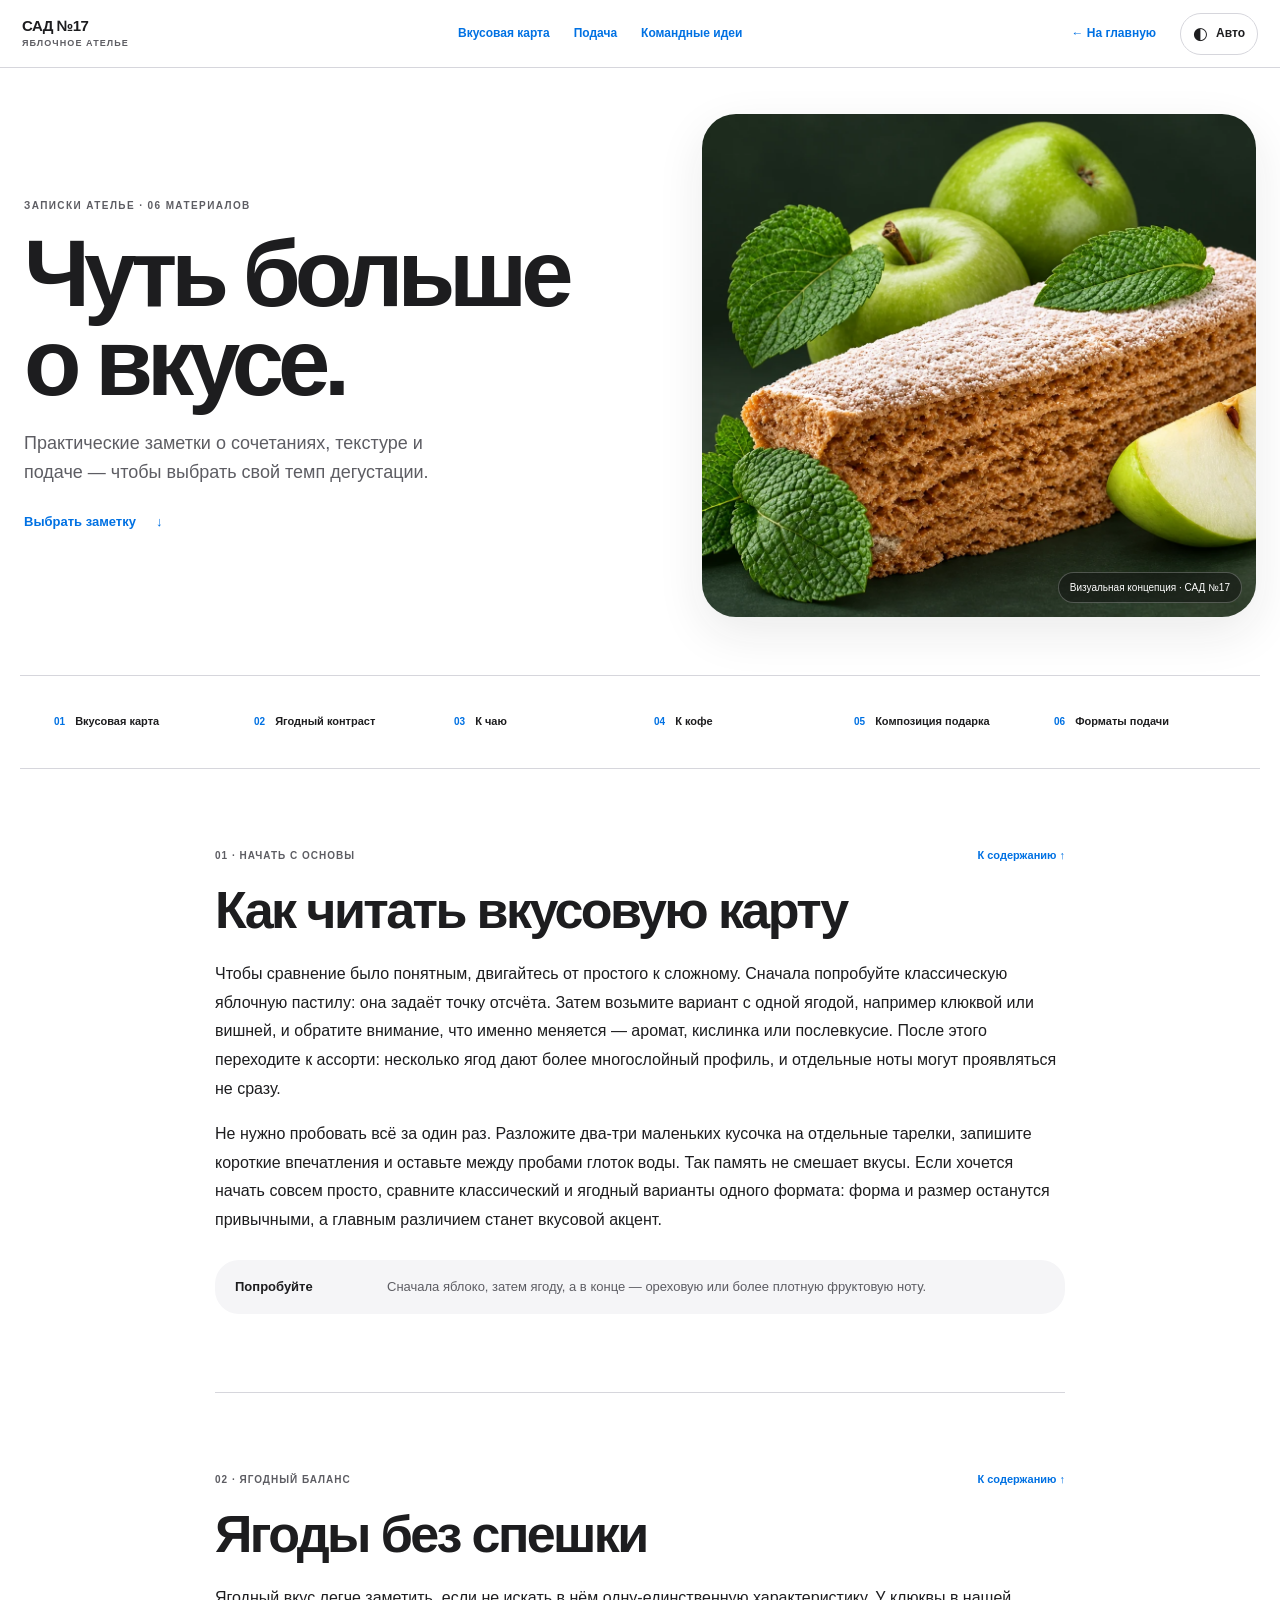
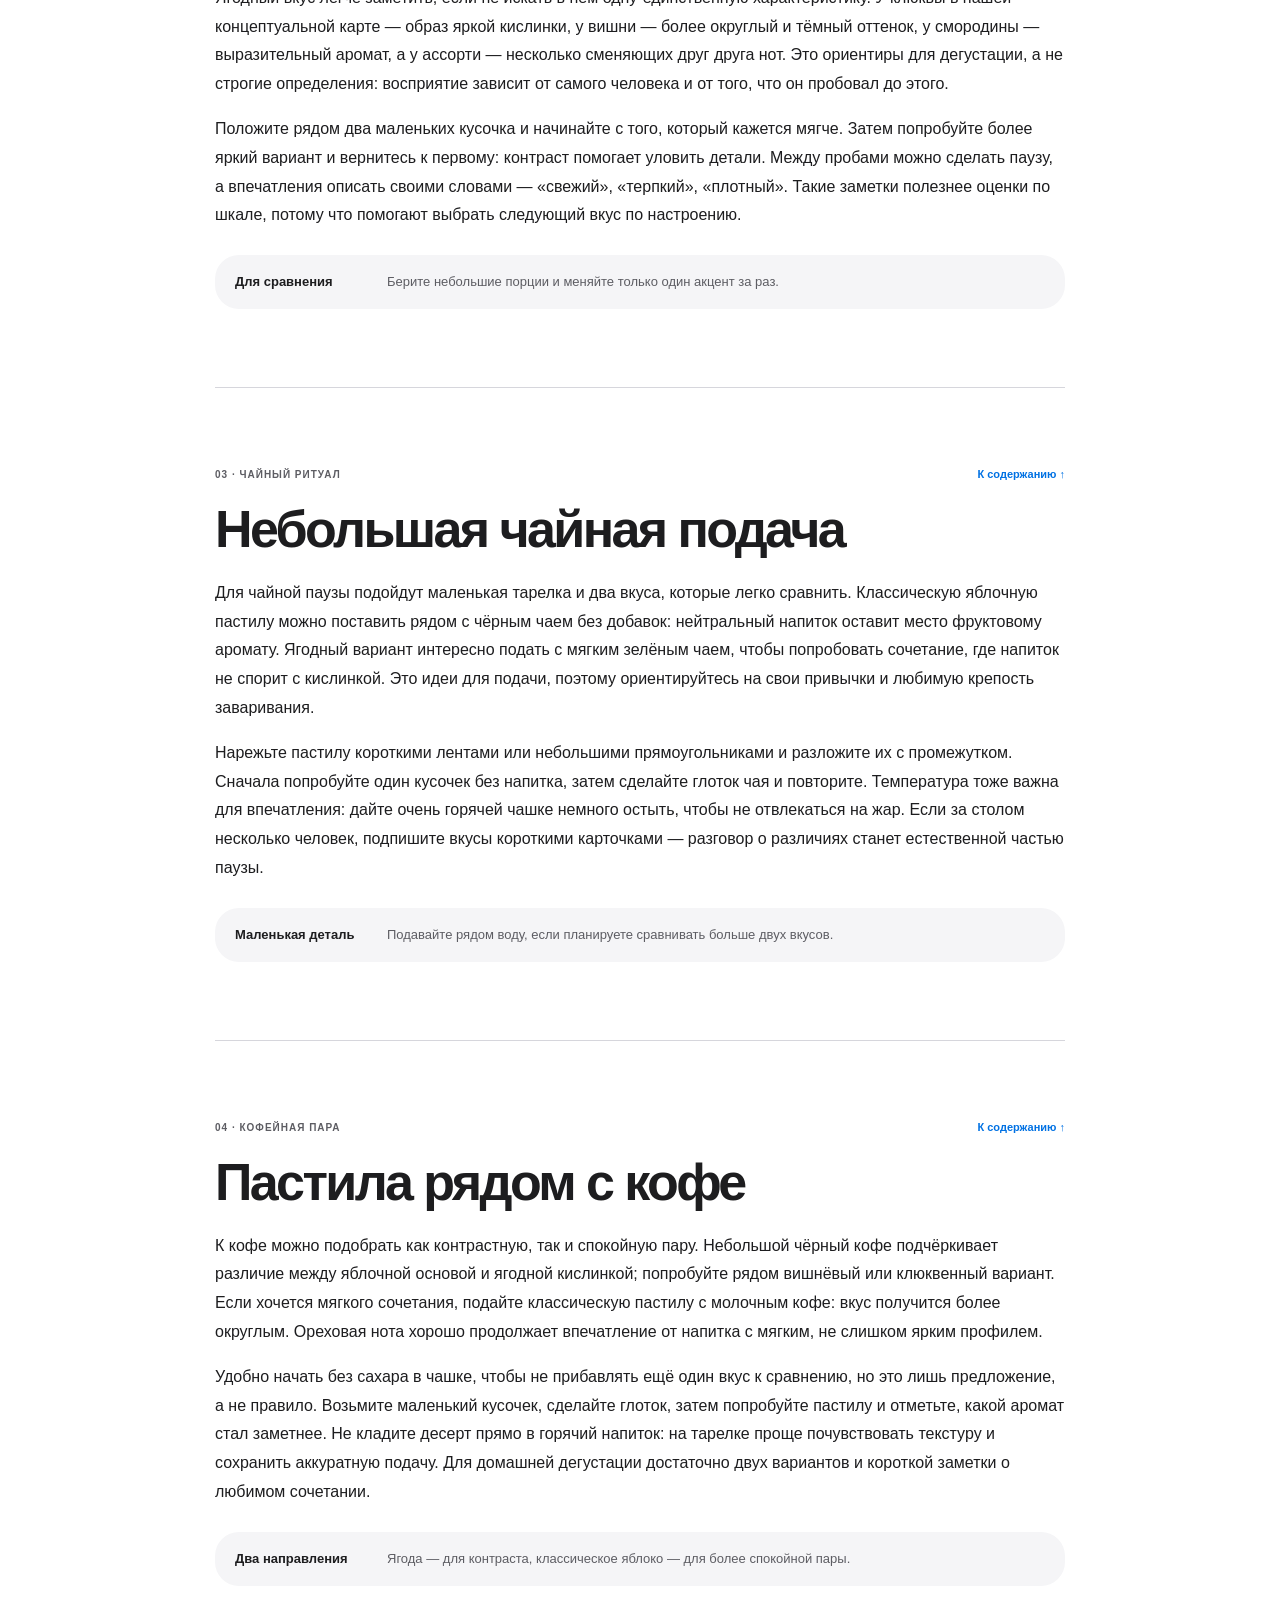
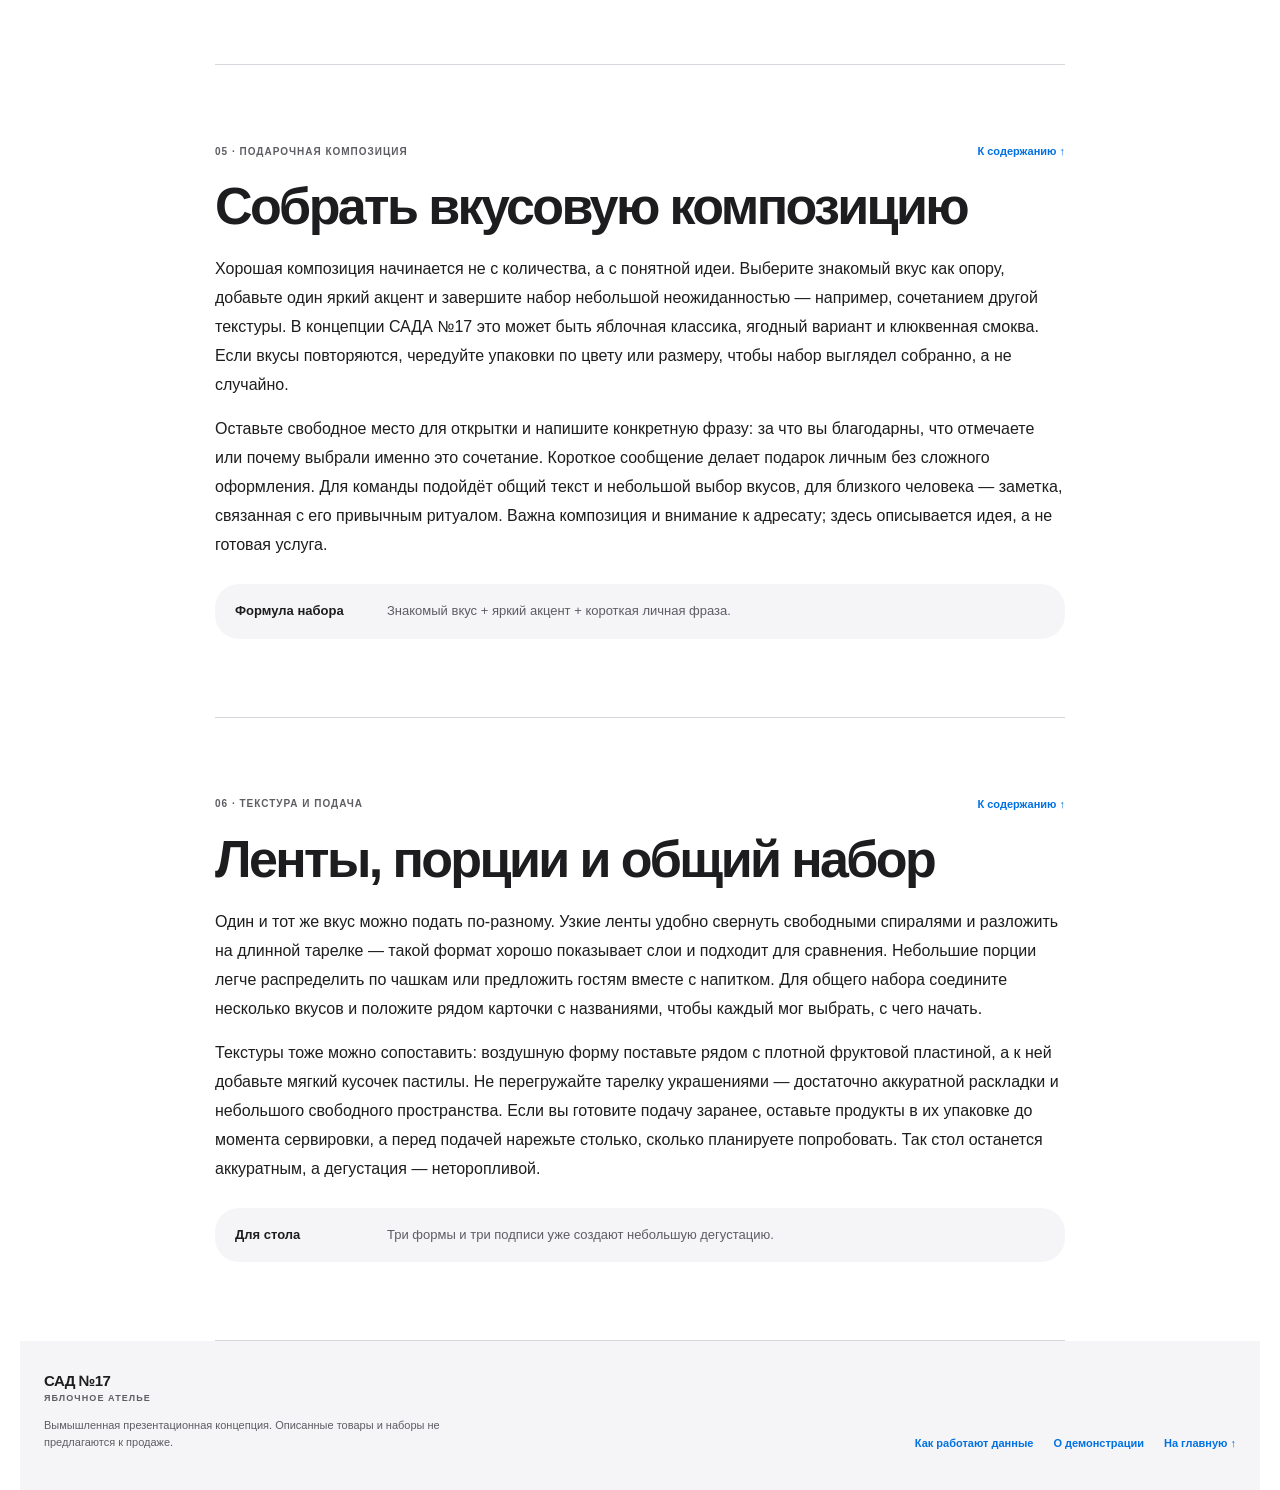
<file: journal.html>
<!doctype html>
<html lang="ru">
<head>
  <meta charset="utf-8">
  <meta name="viewport" content="width=device-width,initial-scale=1">
  <meta name="theme-color" content="#17211b">
  <title>Записки ателье — САД №17</title>
  <meta name="description" content="Шесть практических заметок о вкусовой карте, сочетаниях и подаче вымышленного САДА №17.">
  <script src="theme.js"></script>
  <link rel="stylesheet" href="styles.css">
  <link rel="stylesheet" href="journal.css">
</head>
<body class="journal-page" id="top">
  <a class="journal-skip" href="#journal-content">К заметкам</a>
  <header class="journal-header">
    <a class="journal-brand" href="./index.html" aria-label="САД №17 — на главную"><strong>САД №17</strong><span>ЯБЛОЧНОЕ АТЕЛЬЕ</span></a>
    <nav class="journal-header-links" aria-label="Навигация по сайту"><a href="./index.html#collections">Вкусовая карта</a><a href="./index.html#pairings">Подача</a><a href="./index.html#team-ideas">Командные идеи</a></nav>
    <div class="journal-header-actions"><a class="journal-back" href="./index.html">← На главную</a><button id="theme-toggle" class="theme-toggle" type="button" aria-label="Изменить тему"><span class="theme-toggle-icon" aria-hidden="true">◐</span><span class="theme-label" id="theme-label">Авто</span></button></div>
  </header>
  <main id="journal-content">
    <section class="journal-hero" aria-labelledby="journal-title"><div class="journal-hero-copy"><p class="journal-eyebrow">ЗАПИСКИ АТЕЛЬЕ · 06 МАТЕРИАЛОВ</p><h1 id="journal-title">Чуть больше<br>о вкусе.</h1><p>Практические заметки о сочетаниях, текстуре и подаче — чтобы выбрать свой темп дегустации.</p><a class="journal-hero-link" href="#journal-index">Выбрать заметку <span aria-hidden="true">↓</span></a></div><figure class="journal-hero-image"><img src="assets/demo/editorial-pastila-apples.webp" alt="AI-образ яблочной пастилы для вымышленной концепции САД №17" fetchpriority="high"><figcaption>Визуальная концепция · САД №17</figcaption></figure></section>
    <nav class="journal-toc" id="journal-index" aria-label="Содержание заметок"><a href="#article-map"><span>01</span>Вкусовая карта</a><a href="#article-contrast"><span>02</span>Ягодный контраст</a><a href="#article-tea"><span>03</span>К чаю</a><a href="#article-coffee"><span>04</span>К кофе</a><a href="#article-gift"><span>05</span>Композиция подарка</a><a href="#article-formats"><span>06</span>Форматы подачи</a></nav>
    <div class="journal-articles">
      <article class="journal-article" id="article-map" aria-labelledby="article-map-title"><div class="journal-article-meta"><span>01 · НАЧАТЬ С ОСНОВЫ</span><a href="#journal-index">К содержанию ↑</a></div><h2 id="article-map-title">Как читать вкусовую карту</h2><div class="journal-article-body"><p>Чтобы сравнение было понятным, двигайтесь от простого к сложному. Сначала попробуйте классическую яблочную пастилу: она задаёт точку отсчёта. Затем возьмите вариант с одной ягодой, например клюквой или вишней, и обратите внимание, что именно меняется — аромат, кислинка или послевкусие. После этого переходите к ассорти: несколько ягод дают более многослойный профиль, и отдельные ноты могут проявляться не сразу.</p><p>Не нужно пробовать всё за один раз. Разложите два-три маленьких кусочка на отдельные тарелки, запишите короткие впечатления и оставьте между пробами глоток воды. Так память не смешает вкусы. Если хочется начать совсем просто, сравните классический и ягодный варианты одного формата: форма и размер останутся привычными, а главным различием станет вкусовой акцент.</p></div><aside class="journal-tip"><strong>Попробуйте</strong><span>Сначала яблоко, затем ягоду, а в конце — ореховую или более плотную фруктовую ноту.</span></aside></article>
      <article class="journal-article" id="article-contrast" aria-labelledby="article-contrast-title"><div class="journal-article-meta"><span>02 · ЯГОДНЫЙ БАЛАНС</span><a href="#journal-index">К содержанию ↑</a></div><h2 id="article-contrast-title">Ягоды без спешки</h2><div class="journal-article-body"><p>Ягодный вкус легче заметить, если не искать в нём одну-единственную характеристику. У клюквы в нашей концептуальной карте — образ яркой кислинки, у вишни — более округлый и тёмный оттенок, у смородины — выразительный аромат, а у ассорти — несколько сменяющих друг друга нот. Это ориентиры для дегустации, а не строгие определения: восприятие зависит от самого человека и от того, что он пробовал до этого.</p><p>Положите рядом два маленьких кусочка и начинайте с того, который кажется мягче. Затем попробуйте более яркий вариант и вернитесь к первому: контраст помогает уловить детали. Между пробами можно сделать паузу, а впечатления описать своими словами — «свежий», «терпкий», «плотный». Такие заметки полезнее оценки по шкале, потому что помогают выбрать следующий вкус по настроению.</p></div><aside class="journal-tip"><strong>Для сравнения</strong><span>Берите небольшие порции и меняйте только один акцент за раз.</span></aside></article>
      <article class="journal-article" id="article-tea" aria-labelledby="article-tea-title"><div class="journal-article-meta"><span>03 · ЧАЙНЫЙ РИТУАЛ</span><a href="#journal-index">К содержанию ↑</a></div><h2 id="article-tea-title">Небольшая чайная подача</h2><div class="journal-article-body"><p>Для чайной паузы подойдут маленькая тарелка и два вкуса, которые легко сравнить. Классическую яблочную пастилу можно поставить рядом с чёрным чаем без добавок: нейтральный напиток оставит место фруктовому аромату. Ягодный вариант интересно подать с мягким зелёным чаем, чтобы попробовать сочетание, где напиток не спорит с кислинкой. Это идеи для подачи, поэтому ориентируйтесь на свои привычки и любимую крепость заваривания.</p><p>Нарежьте пастилу короткими лентами или небольшими прямоугольниками и разложите их с промежутком. Сначала попробуйте один кусочек без напитка, затем сделайте глоток чая и повторите. Температура тоже важна для впечатления: дайте очень горячей чашке немного остыть, чтобы не отвлекаться на жар. Если за столом несколько человек, подпишите вкусы короткими карточками — разговор о различиях станет естественной частью паузы.</p></div><aside class="journal-tip"><strong>Маленькая деталь</strong><span>Подавайте рядом воду, если планируете сравнивать больше двух вкусов.</span></aside></article>
      <article class="journal-article" id="article-coffee" aria-labelledby="article-coffee-title"><div class="journal-article-meta"><span>04 · КОФЕЙНАЯ ПАРА</span><a href="#journal-index">К содержанию ↑</a></div><h2 id="article-coffee-title">Пастила рядом с кофе</h2><div class="journal-article-body"><p>К кофе можно подобрать как контрастную, так и спокойную пару. Небольшой чёрный кофе подчёркивает различие между яблочной основой и ягодной кислинкой; попробуйте рядом вишнёвый или клюквенный вариант. Если хочется мягкого сочетания, подайте классическую пастилу с молочным кофе: вкус получится более округлым. Ореховая нота хорошо продолжает впечатление от напитка с мягким, не слишком ярким профилем.</p><p>Удобно начать без сахара в чашке, чтобы не прибавлять ещё один вкус к сравнению, но это лишь предложение, а не правило. Возьмите маленький кусочек, сделайте глоток, затем попробуйте пастилу и отметьте, какой аромат стал заметнее. Не кладите десерт прямо в горячий напиток: на тарелке проще почувствовать текстуру и сохранить аккуратную подачу. Для домашней дегустации достаточно двух вариантов и короткой заметки о любимом сочетании.</p></div><aside class="journal-tip"><strong>Два направления</strong><span>Ягода — для контраста, классическое яблоко — для более спокойной пары.</span></aside></article>
      <article class="journal-article" id="article-gift" aria-labelledby="article-gift-title"><div class="journal-article-meta"><span>05 · ПОДАРОЧНАЯ КОМПОЗИЦИЯ</span><a href="#journal-index">К содержанию ↑</a></div><h2 id="article-gift-title">Собрать вкусовую композицию</h2><div class="journal-article-body"><p>Хорошая композиция начинается не с количества, а с понятной идеи. Выберите знакомый вкус как опору, добавьте один яркий акцент и завершите набор небольшой неожиданностью — например, сочетанием другой текстуры. В концепции САДА №17 это может быть яблочная классика, ягодный вариант и клюквенная смоква. Если вкусы повторяются, чередуйте упаковки по цвету или размеру, чтобы набор выглядел собранно, а не случайно.</p><p>Оставьте свободное место для открытки и напишите конкретную фразу: за что вы благодарны, что отмечаете или почему выбрали именно это сочетание. Короткое сообщение делает подарок личным без сложного оформления. Для команды подойдёт общий текст и небольшой выбор вкусов, для близкого человека — заметка, связанная с его привычным ритуалом. Важна композиция и внимание к адресату; здесь описывается идея, а не готовая услуга.</p></div><aside class="journal-tip"><strong>Формула набора</strong><span>Знакомый вкус + яркий акцент + короткая личная фраза.</span></aside></article>
      <article class="journal-article" id="article-formats" aria-labelledby="article-formats-title"><div class="journal-article-meta"><span>06 · ТЕКСТУРА И ПОДАЧА</span><a href="#journal-index">К содержанию ↑</a></div><h2 id="article-formats-title">Ленты, порции и общий набор</h2><div class="journal-article-body"><p>Один и тот же вкус можно подать по-разному. Узкие ленты удобно свернуть свободными спиралями и разложить на длинной тарелке — такой формат хорошо показывает слои и подходит для сравнения. Небольшие порции легче распределить по чашкам или предложить гостям вместе с напитком. Для общего набора соедините несколько вкусов и положите рядом карточки с названиями, чтобы каждый мог выбрать, с чего начать.</p><p>Текстуры тоже можно сопоставить: воздушную форму поставьте рядом с плотной фруктовой пластиной, а к ней добавьте мягкий кусочек пастилы. Не перегружайте тарелку украшениями — достаточно аккуратной раскладки и небольшого свободного пространства. Если вы готовите подачу заранее, оставьте продукты в их упаковке до момента сервировки, а перед подачей нарежьте столько, сколько планируете попробовать. Так стол останется аккуратным, а дегустация — неторопливой.</p></div><aside class="journal-tip"><strong>Для стола</strong><span>Три формы и три подписи уже создают небольшую дегустацию.</span></aside></article>
    </div>
  </main>
  <footer class="journal-footer"><div><a class="journal-brand" href="./index.html"><strong>САД №17</strong><span>ЯБЛОЧНОЕ АТЕЛЬЕ</span></a><p>Вымышленная презентационная концепция. Описанные товары и наборы не предлагаются к продаже.</p></div><nav aria-label="Информация"><a href="./privacy.html">Как работают данные</a><a href="./terms.html">О демонстрации</a><a href="./index.html#top">На главную ↑</a></nav></footer>
</body>
</html>
</file>
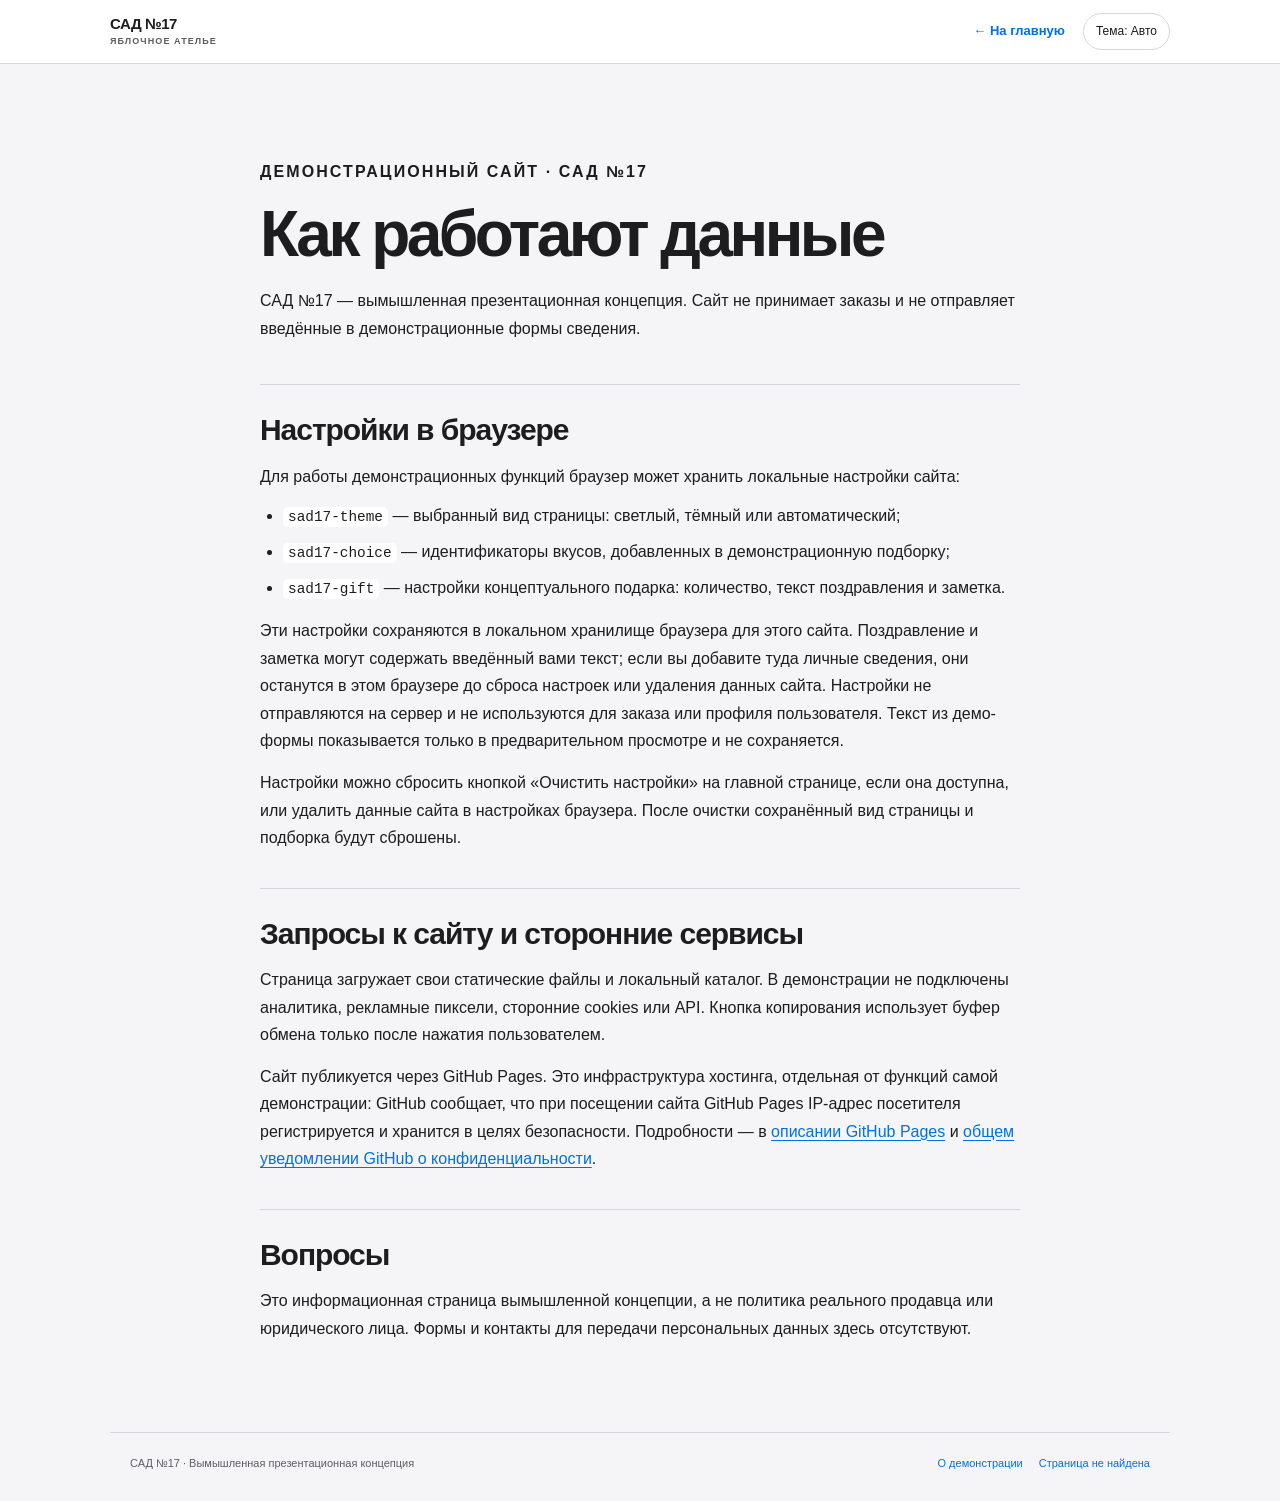
<file: privacy.html>
<!doctype html>
<html lang="ru" data-theme="auto">
<head>
  <meta charset="utf-8">
  <meta name="viewport" content="width=device-width,initial-scale=1">
  <meta name="theme-color" content="#17211b">
  <title>Как работают данные — САД №17</title>
  <meta name="description" content="Какие данные остаются в браузере в демонстрации САД №17 и как ими управлять.">
  <script src="theme.js"></script>
  <link rel="stylesheet" href="styles.css">
  <link rel="stylesheet" href="pages.css">
</head>
<body class="prose-page" id="top">
  <a class="prose-skip" href="#page-content">К содержанию</a>
  <header class="prose-header">
    <a class="prose-brand" href="./index.html" aria-label="САД №17 — на главную">САД №17 <span>ЯБЛОЧНОЕ АТЕЛЬЕ</span></a>
    <div class="prose-header-actions">
      <a class="prose-back" href="./index.html">← На главную</a>
      <button class="prose-theme-toggle" id="theme-toggle" type="button" aria-label="Переключить тему">Тема: <span id="theme-label">авто</span></button>
    </div>
  </header>
  <main class="prose-main" id="page-content">
    <p class="prose-eyebrow">ДЕМОНСТРАЦИОННЫЙ САЙТ · САД №17</p>
    <h1>Как работают данные</h1>
    <p class="prose-lead">САД №17 — вымышленная презентационная концепция. Сайт не принимает заказы и не отправляет введённые в демонстрационные формы сведения.</p>

    <section aria-labelledby="local-title">
      <h2 id="local-title">Настройки в браузере</h2>
      <p>Для работы демонстрационных функций браузер может хранить локальные настройки сайта:</p>
      <ul>
        <li><code>sad17-theme</code> — выбранный вид страницы: светлый, тёмный или автоматический;</li>
        <li><code>sad17-choice</code> — идентификаторы вкусов, добавленных в демонстрационную подборку;</li>
        <li><code>sad17-gift</code> — настройки концептуального подарка: количество, текст поздравления и заметка.</li>
      </ul>
      <p>Эти настройки сохраняются в локальном хранилище браузера для этого сайта. Поздравление и заметка могут содержать введённый вами текст; если вы добавите туда личные сведения, они останутся в этом браузере до сброса настроек или удаления данных сайта. Настройки не отправляются на сервер и не используются для заказа или профиля пользователя. Текст из демо-формы показывается только в предварительном просмотре и не сохраняется.</p>
      <p>Настройки можно сбросить кнопкой «Очистить настройки» на главной странице, если она доступна, или удалить данные сайта в настройках браузера. После очистки сохранённый вид страницы и подборка будут сброшены.</p>
    </section>

    <section aria-labelledby="network-title">
      <h2 id="network-title">Запросы к сайту и сторонние сервисы</h2>
      <p>Страница загружает свои статические файлы и локальный каталог. В демонстрации не подключены аналитика, рекламные пиксели, сторонние cookies или API. Кнопка копирования использует буфер обмена только после нажатия пользователем.</p>
      <p>Сайт публикуется через GitHub Pages. Это инфраструктура хостинга, отдельная от функций самой демонстрации: GitHub сообщает, что при посещении сайта GitHub Pages IP-адрес посетителя регистрируется и хранится в целях безопасности. Подробности — в <a href="https://docs.github.com/en/pages/getting-started-with-github-pages/what-is-github-pages">описании GitHub Pages</a> и <a href="https://docs.github.com/en/site-policy/privacy-policies/github-general-privacy-statement">общем уведомлении GitHub о конфиденциальности</a>.</p>
    </section>

    <section aria-labelledby="contact-title">
      <h2 id="contact-title">Вопросы</h2>
      <p>Это информационная страница вымышленной концепции, а не политика реального продавца или юридического лица. Формы и контакты для передачи персональных данных здесь отсутствуют.</p>
    </section>
  </main>
  <footer class="prose-footer">
    <span>САД №17 · Вымышленная презентационная концепция</span>
    <nav aria-label="Информация о сайте"><a href="./terms.html">О демонстрации</a><a href="./404.html">Страница не найдена</a></nav>
  </footer>
</body>
</html>
</file>
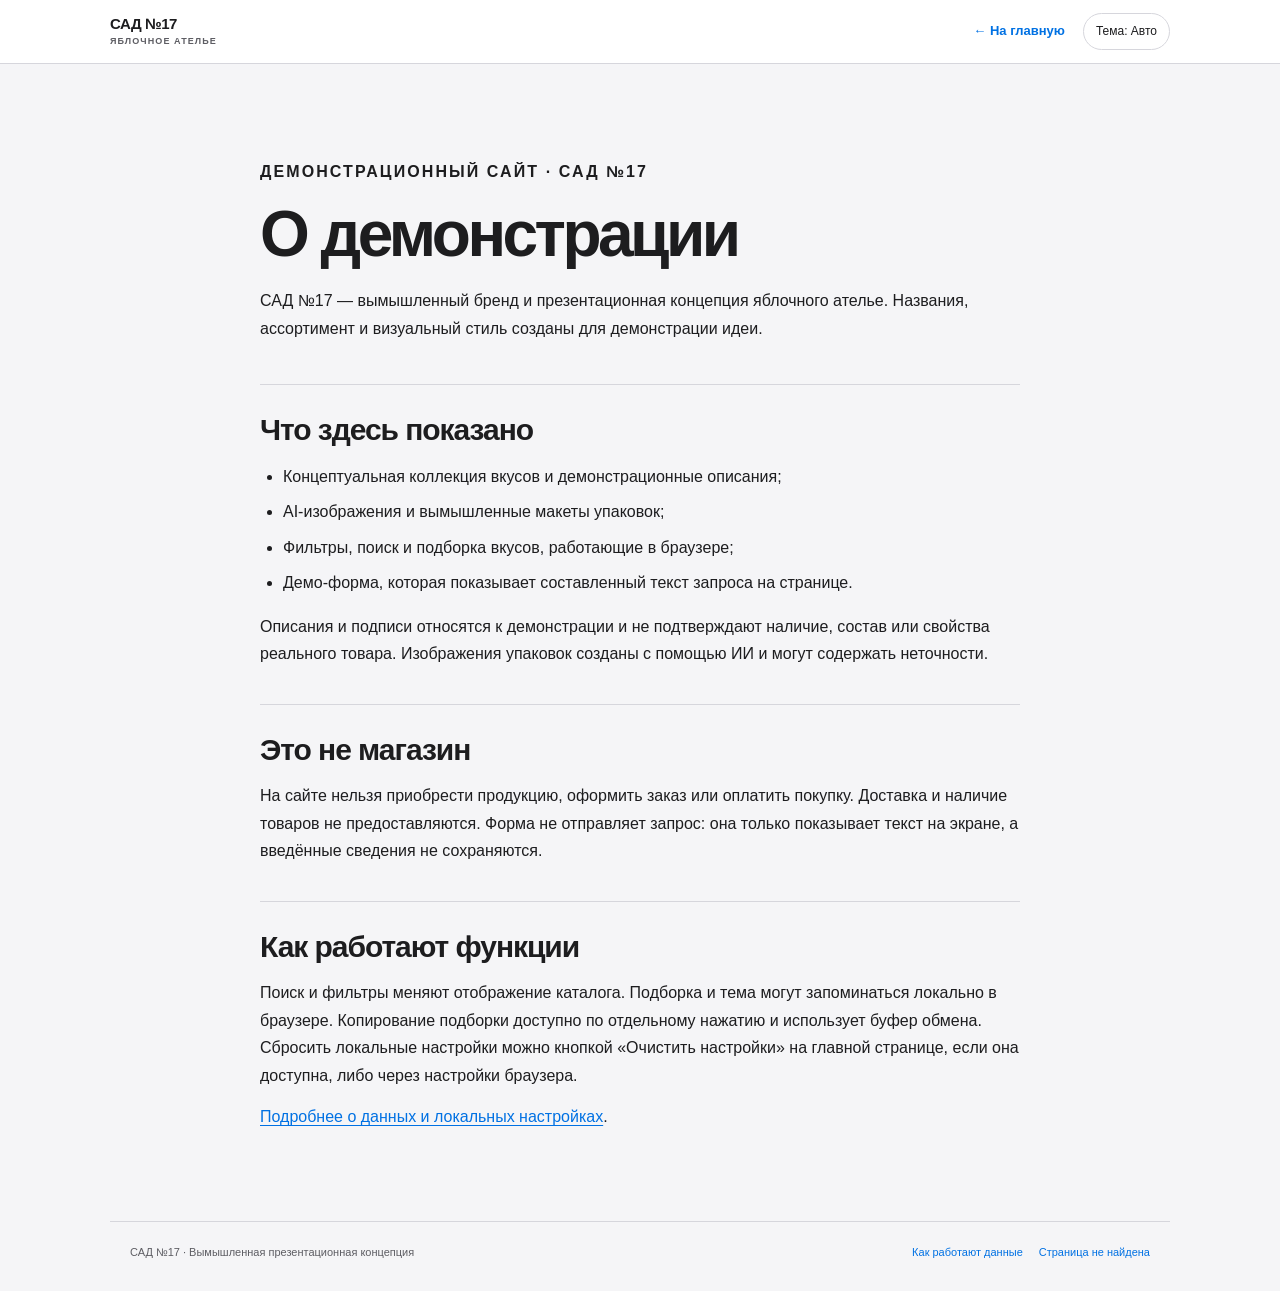
<file: terms.html>
<!doctype html>
<html lang="ru" data-theme="auto">
<head>
  <meta charset="utf-8">
  <meta name="viewport" content="width=device-width,initial-scale=1">
  <meta name="theme-color" content="#17211b">
  <title>О демонстрации — САД №17</title>
  <meta name="description" content="Что представляет собой демонстрационный сайт вымышленного бренда САД №17.">
  <script src="theme.js"></script>
  <link rel="stylesheet" href="styles.css">
  <link rel="stylesheet" href="pages.css">
</head>
<body class="prose-page" id="top">
  <a class="prose-skip" href="#page-content">К содержанию</a>
  <header class="prose-header">
    <a class="prose-brand" href="./index.html" aria-label="САД №17 — на главную">САД №17 <span>ЯБЛОЧНОЕ АТЕЛЬЕ</span></a>
    <div class="prose-header-actions">
      <a class="prose-back" href="./index.html">← На главную</a>
      <button class="prose-theme-toggle" id="theme-toggle" type="button" aria-label="Переключить тему">Тема: <span id="theme-label">авто</span></button>
    </div>
  </header>
  <main class="prose-main" id="page-content">
    <p class="prose-eyebrow">ДЕМОНСТРАЦИОННЫЙ САЙТ · САД №17</p>
    <h1>О демонстрации</h1>
    <p class="prose-lead">САД №17 — вымышленный бренд и презентационная концепция яблочного ателье. Названия, ассортимент и визуальный стиль созданы для демонстрации идеи.</p>

    <section aria-labelledby="concept-title">
      <h2 id="concept-title">Что здесь показано</h2>
      <ul>
        <li>Концептуальная коллекция вкусов и демонстрационные описания;</li>
        <li>AI-изображения и вымышленные макеты упаковок;</li>
        <li>Фильтры, поиск и подборка вкусов, работающие в браузере;</li>
        <li>Демо-форма, которая показывает составленный текст запроса на странице.</li>
      </ul>
      <p>Описания и подписи относятся к демонстрации и не подтверждают наличие, состав или свойства реального товара. Изображения упаковок созданы с помощью ИИ и могут содержать неточности.</p>
    </section>

    <section aria-labelledby="notshop-title">
      <h2 id="notshop-title">Это не магазин</h2>
      <p>На сайте нельзя приобрести продукцию, оформить заказ или оплатить покупку. Доставка и наличие товаров не предоставляются. Форма не отправляет запрос: она только показывает текст на экране, а введённые сведения не сохраняются.</p>
    </section>

    <section aria-labelledby="features-title">
      <h2 id="features-title">Как работают функции</h2>
      <p>Поиск и фильтры меняют отображение каталога. Подборка и тема могут запоминаться локально в браузере. Копирование подборки доступно по отдельному нажатию и использует буфер обмена. Сбросить локальные настройки можно кнопкой «Очистить настройки» на главной странице, если она доступна, либо через настройки браузера.</p>
      <p><a href="./privacy.html">Подробнее о данных и локальных настройках</a>.</p>
    </section>
  </main>
  <footer class="prose-footer">
    <span>САД №17 · Вымышленная презентационная концепция</span>
    <nav aria-label="Информация о сайте"><a href="./privacy.html">Как работают данные</a><a href="./404.html">Страница не найдена</a></nav>
  </footer>
</body>
</html>
</file>
<file: styles.css>
:root {
  color-scheme: light;
  --page: #f5f5f7;
  --surface: #ffffff;
  --surface-alt: #f1f2f4;
  --ink: #1d1d1f;
  --muted: #5d5d63;
  --line: #d6d6dc;
  --blue: #0071e3;
  --blue-hover: #0062c8;
  --dark: #1d1d1f;
  --dark-muted: #c6c6cc;
  --shadow: 0 16px 48px rgb(29 29 31 / 9%);
  --focus: #62aaff;
  --hero: #15191d;
  --hero-ink: #f5f5f7;
  --hero-muted: #c3c5c9;
  --hero-accent: #d2d8c2;
  --radius-card: 24px;
  --content: 1240px;
  --sans: -apple-system, BlinkMacSystemFont, "Segoe UI", Arial, sans-serif;
}
html[data-theme="dark"] {
  color-scheme: dark;
  --page: #101114;
  --surface: #18191d;
  --surface-alt: #222328;
  --ink: #f5f5f7;
  --muted: #b9bac1;
  --line: #383a40;
  --blue: #70b7ff;
  --blue-hover: #9dceff;
  --dark: #0b0c0f;
  --dark-muted: #c9cad0;
  --shadow: 0 18px 52px rgb(0 0 0 / 32%);
  --focus: #8bc7ff;
  --hero: #0d1013;
  --hero-ink: #f5f5f7;
  --hero-muted: #d1d2d5;
  --hero-accent: #d5dec2;
}

*, *::before, *::after { box-sizing: border-box; }
html { min-width: 320px; scroll-behavior: smooth; scroll-padding-top: 76px; }
body {
  min-width: 320px;
  margin: 0;
  background: var(--surface);
  color: var(--ink);
  font: 16px/1.55 var(--sans);
  -webkit-font-smoothing: antialiased;
  text-rendering: optimizeLegibility;
  transition: background-color .16s ease, color .16s ease;
}
button, input, select, textarea { font: inherit; }
button, a, input, select, textarea { -webkit-tap-highlight-color: transparent; }
a { color: var(--blue); text-decoration: none; }
a:hover { color: var(--blue-hover); }
button { color: inherit; cursor: pointer; }
button:disabled { cursor: not-allowed; opacity: .58; }
img, svg { display: block; max-width: 100%; }
h1, h2, h3, p { margin: 0; }
h1, h2, h3 { color: var(--ink); font-weight: 650; line-height: 1.04; letter-spacing: -.045em; }
h2 { font-size: clamp(36px, 4.4vw, 58px); }
em { color: var(--blue); font-style: normal; font-weight: inherit; }
[hidden] { display: none !important; }
:focus-visible { outline: 3px solid var(--focus); outline-offset: 3px; }
.skip {
  position: fixed;
  z-index: 1000;
  top: 8px;
  left: 12px;
  transform: translateY(-150%);
  border-radius: 999px;
  padding: 11px 18px;
  background: var(--ink);
  color: var(--surface);
}
.skip:focus { transform: translateY(0); color: var(--surface); }

.topline { display: none; }
.header {
  position: sticky;
  z-index: 50;
  top: 0;
  display: flex;
  width: 100%;
  height: 68px;
  align-items: center;
  justify-content: space-between;
  gap: 18px;
  padding: 0 max(24px, calc((100vw - var(--content)) / 2));
  border-bottom: 1px solid color-mix(in srgb, var(--line) 72%, transparent);
  background: color-mix(in srgb, var(--surface) 84%, transparent);
  -webkit-backdrop-filter: saturate(180%) blur(18px);
  backdrop-filter: saturate(180%) blur(18px);
}
.brand {
  display: inline-flex;
  min-width: 0;
  align-items: center;
  gap: 10px;
  color: var(--ink);
  font-size: 15px;
  font-weight: 650;
  letter-spacing: -.025em;
  line-height: 1.1;
  white-space: nowrap;
}
.brand:hover { color: var(--ink); }
.brand small { display: block; margin-top: 4px; color: var(--muted); font-size: 10px; font-weight: 550; letter-spacing: .08em; }
.brand-symbol {
  display: grid;
  width: 36px;
  height: 36px;
  flex: 0 0 auto;
  place-items: center;
  border: 1px solid var(--line);
  border-radius: 50%;
  color: var(--blue);
  font-size: 18px;
  font-weight: 650;
}
.nav { display: flex; align-items: center; gap: clamp(14px, 2vw, 28px); }
.nav a { display: inline-flex; min-height: 44px; align-items: center; color: var(--ink); font-size: 13px; font-weight: 500; white-space: nowrap; }
.nav a:hover { color: var(--blue); }
.header-actions { display: flex; align-items: center; justify-content: flex-end; gap: 8px; }
.selection-button, .theme-toggle, .menu-button {
  display: inline-flex;
  min-width: 44px;
  min-height: 44px;
  align-items: center;
  justify-content: center;
  gap: 8px;
  border: 0;
  border-radius: 999px;
  padding: 8px 12px;
  background: transparent;
  color: var(--ink);
  font-size: 13px;
  font-weight: 550;
  white-space: nowrap;
}
.selection-button:hover, .theme-toggle:hover, .menu-button:hover { background: var(--surface-alt); }
.selection-button { color: var(--blue); }
.selection-button span {
  display: grid;
  min-width: 22px;
  height: 22px;
  place-items: center;
  border-radius: 999px;
  background: var(--surface-alt);
  color: var(--ink);
  font-size: 11px;
}
.theme-toggle { border: 1px solid var(--line); }
.theme-toggle-icon { font-size: 17px; line-height: 1; }
.theme-label { font-size: 12px; }
.menu-button { display: none; font-size: 22px; }

.hero {
  position: relative;
  display: grid;
  width: 100%;
  min-height: min(680px, calc(100svh - 68px));
  grid-template-columns: minmax(0, .95fr) minmax(0, 1.05fr);
  align-items: center;
  overflow: hidden;
  padding: clamp(64px, 8vw, 112px) max(28px, calc((100vw - var(--content)) / 2));
  isolation: isolate;
  background: var(--hero);
  color: var(--hero-ink);
}
.hero-copy { position: relative; z-index: 3; width: min(100%, 550px); padding-right: clamp(18px, 3vw, 48px); }
.eyebrow { margin-bottom: 16px; color: var(--muted); font-size: 11px; font-weight: 600; letter-spacing: .14em; line-height: 1.4; }
.hero .eyebrow { color: #d1d8c5; font-size: 12px; margin-bottom: 24px; }
.hero h1 { color: var(--hero-ink); font-size: clamp(56px, 7.2vw, 96px); font-weight: 650; letter-spacing: -.06em; line-height: .98; }
.hero h1 em { color: var(--hero-accent); }
.hero-description { max-width: 460px; margin: 24px 0 28px; color: var(--hero-muted); font-size: clamp(16px, 1.45vw, 19px); line-height: 1.6; }
.hero-cta { display: flex; align-items: center; justify-content: flex-start; flex-wrap: wrap; gap: 12px 22px; }
.hero-footnote { margin-top: 24px; color: #c2c6bc; font-size: 12px; }
.hero-photo {
  position: absolute;
  z-index: 0;
  top: 0;
  right: 0;
  bottom: 0;
  width: min(66%, 900px);
  height: 100%;
  overflow: hidden;
  background: var(--hero);
}
.hero-photo > img { width: 100%; height: 100%; object-fit: cover; object-position: center; }
.hero::after {
  position: absolute;
  z-index: 1;
  inset: 0;
  background: linear-gradient(90deg, var(--hero) 0%, color-mix(in srgb, var(--hero) 95%, transparent) 30%, color-mix(in srgb, var(--hero) 56%, transparent) 49%, transparent 76%);
  content: "";
  pointer-events: none;
}
.heritage-seal, .photo-caption, .hero-bottom { display: none; }
.button {
  display: inline-flex;
  min-width: 44px;
  min-height: 46px;
  align-items: center;
  justify-content: center;
  gap: 10px;
  border: 1px solid transparent;
  border-radius: 999px;
  padding: 12px 22px;
  font-size: 14px;
  font-weight: 600;
  line-height: 1.25;
  text-align: center;
  transition: background-color .16s ease, color .16s ease, border-color .16s ease, transform .16s ease;
}
.button:hover { transform: translateY(-1px); }
.button span { font-size: 17px; line-height: 1; }
.primary { background: var(--blue); color: #fff; }
.primary:hover { background: var(--blue-hover); color: #fff; }
.outline { border-color: var(--line); background: var(--surface); color: var(--blue); }
.outline:hover { border-color: var(--blue); background: var(--surface-alt); color: var(--blue-hover); }
.cream { width: 100%; background: var(--blue); color: #fff; }
.cream:hover { background: var(--blue-hover); color: #fff; }
.text-link { display: inline-flex; min-height: 44px; align-items: center; gap: 8px; color: var(--blue); font-size: 14px; font-weight: 600; }
.text-link:hover { color: var(--blue-hover); }
.text-link span { font-size: 18px; }
.hero .text-link { color: #fff; }
.hero .text-link:hover { color: var(--hero-accent); }
.ribbon {
  display: flex;
  min-height: 58px;
  align-items: center;
  justify-content: center;
  flex-wrap: wrap;
  gap: 10px clamp(14px, 3vw, 40px);
  padding: 12px 24px;
  background: var(--surface-alt);
  color: var(--muted);
  font-size: 12px;
  font-weight: 500;
  text-align: center;
}
.ribbon i { color: var(--blue); font-size: 13px; font-style: normal; }

.section { width: 100%; max-width: calc(var(--content) + 48px); margin: 0 auto; padding: 104px 24px; scroll-margin-top: 76px; }
.catalog { max-width: none; background: var(--page); }
.catalog > * { width: min(100%, var(--content)); margin-right: auto; margin-left: auto; }
.section-heading { display: flex; align-items: flex-end; justify-content: space-between; gap: 28px; margin-bottom: 36px; }
.section-heading .eyebrow { margin-bottom: 14px; }
.section-heading > p { max-width: 430px; padding-bottom: 4px; color: var(--muted); font-size: 15px; }
.catalog-controls { display: flex; align-items: center; justify-content: space-between; flex-wrap: wrap; gap: 14px; }
.filters { display: flex; flex-wrap: wrap; gap: 8px; }
.filter {
  min-height: 40px;
  border: 1px solid var(--line);
  border-radius: 999px;
  padding: 8px 15px;
  background: var(--surface);
  color: var(--ink);
  font-size: 12px;
  font-weight: 550;
}
.filter:hover { border-color: var(--blue); color: var(--blue); }
.filter.active { border-color: var(--blue); background: var(--blue); color: #fff; }
.search { display: flex; width: min(100%, 240px); min-height: 42px; align-items: center; gap: 8px; border: 1px solid var(--line); border-radius: 999px; padding: 0 13px; background: var(--surface); color: var(--muted); }
.search span { font-size: 21px; line-height: 1; }
.search input { width: 100%; min-width: 0; border: 0; outline: 0; background: transparent; color: var(--ink); font-size: 13px; }
.search input::placeholder { color: var(--muted); opacity: 1; }
.search:focus-within { outline: 3px solid color-mix(in srgb, var(--focus) 35%, transparent); border-color: var(--blue); }
.result-count { margin: 18px 0 12px; color: var(--muted); font-size: 12px; }
.products { display: grid; grid-template-columns: repeat(3, minmax(0, 1fr)); gap: 20px; }
.product-card {
  position: relative;
  display: flex;
  min-width: 0;
  flex-direction: column;
  overflow: hidden;
  border: 1px solid color-mix(in srgb, var(--line) 55%, transparent);
  border-radius: var(--radius-card);
  padding: 14px;
  background: var(--surface);
  box-shadow: var(--shadow);
}
.product-image {
  position: relative;
  display: flex;
  width: 100%;
  aspect-ratio: 1.17;
  align-items: center;
  justify-content: center;
  overflow: hidden;
  border: 0;
  border-radius: 18px;
  padding: 10px;
  background: var(--surface-alt);
}
.product-image img { width: 100%; height: 100%; object-fit: contain; mix-blend-mode: multiply; }
html[data-theme="dark"] .product-image img { mix-blend-mode: multiply; }
.product-badge { position: absolute; z-index: 1; top: 10px; left: 10px; max-width: calc(100% - 54px); border-radius: 999px; padding: 6px 10px; background: var(--surface); color: var(--blue); font-size: 10px; font-weight: 600; line-height: 1.25; }
.product-add { position: absolute; z-index: 2; top: 10px; right: 10px; display: grid; width: 42px; height: 42px; place-items: center; border: 1px solid var(--line); border-radius: 50%; background: var(--surface); color: var(--blue); font-size: 22px; line-height: 1; }
.product-add:hover { border-color: var(--blue); background: var(--surface-alt); }
.product-add.selected { border-color: var(--blue); background: var(--blue); color: #fff; }
.product-meta { margin: 13px 4px 2px; color: var(--muted); font-size: 11px; font-weight: 600; }
.product-title { display: block; min-height: 58px; border: 0; padding: 5px 4px 9px; background: transparent; color: var(--ink); font-size: 22px; font-weight: 650; letter-spacing: -.035em; line-height: 1.18; text-align: left; overflow-wrap: anywhere; }
.product-title:hover { color: var(--blue); }
.product-bottom { display: flex; min-height: 44px; align-items: center; justify-content: space-between; gap: 10px; margin-top: auto; border-top: 1px solid var(--line); padding: 10px 4px 0; color: var(--muted); font-size: 12px; }
.product-more { min-height: 40px; border: 0; padding: 6px 0; background: transparent; color: var(--blue); font-size: 12px; font-weight: 600; white-space: nowrap; }
.product-more:hover { color: var(--blue-hover); }
.catalog-note { max-width: 820px; margin-top: 22px; color: var(--muted); font-size: 12px; line-height: 1.6; }
.empty { padding: 52px 18px; color: var(--muted); text-align: center; }
.empty button { min-height: 44px; margin: 12px auto 0; border: 0; background: transparent; color: var(--blue); text-decoration: underline; }

.story { display: grid; grid-template-columns: minmax(0, 1.05fr) minmax(0, .95fr); align-items: center; gap: clamp(34px, 7vw, 92px); }
.story-image { position: relative; min-width: 0; overflow: hidden; aspect-ratio: 1.12; border-radius: 28px; background: var(--surface-alt); box-shadow: var(--shadow); }
.story-image img { width: 100%; height: 100%; object-fit: cover; }
.image-note { position: absolute; bottom: 16px; left: 16px; border-radius: 999px; padding: 8px 13px; background: color-mix(in srgb, var(--surface) 92%, transparent); color: var(--ink); font-size: 11px; }
.story-copy h2 { font-size: clamp(38px, 4.3vw, 56px); }
.story-copy > p:not(.eyebrow) { max-width: 500px; margin: 20px 0; color: var(--muted); font-size: 15px; }
.story-stat { display: inline-flex; flex-direction: column; margin: 10px 0 18px; border-left: 3px solid var(--blue); padding-left: 15px; }
.story-stat strong { color: var(--ink); font-size: 38px; font-weight: 750; letter-spacing: -.06em; line-height: 1; }
.story-stat span { margin-top: 6px; color: var(--muted); font-size: 12px; }

.ritual { background: var(--page); text-align: center; }
.ritual h2 { font-size: clamp(40px, 5vw, 68px); }
.ritual-items { display: flex; justify-content: center; flex-wrap: wrap; gap: clamp(24px, 7vw, 94px); margin: 38px 0; }
.ritual-items > div { min-width: 130px; }
.ritual-items span { color: var(--muted); font-size: 11px; font-weight: 650; letter-spacing: .07em; }
.ritual-items p { margin-top: 9px; color: var(--muted); font-size: 14px; }

.where-grid { display: grid; grid-template-columns: repeat(3, minmax(0, 1fr)); gap: 16px; }
.where-card { display: flex; min-width: 0; min-height: 260px; flex-direction: column; border: 1px solid transparent; border-radius: var(--radius-card); padding: 24px; background: var(--page); color: var(--ink); }
.where-card:hover { border-color: var(--line); color: var(--ink); }
.card-number { color: var(--muted); font-size: 12px; font-weight: 600; }
.where-card h3 { margin: 28px 0 12px; font-size: 30px; }
.where-card p { max-width: 320px; color: var(--muted); font-size: 14px; }
.card-action { min-height: 44px; margin-top: auto; padding-top: 20px; color: var(--blue); font-size: 13px; font-weight: 600; }

.business { display: grid; grid-template-columns: minmax(0, 1.05fr) minmax(320px, .95fr); align-items: start; gap: clamp(34px, 7vw, 96px); max-width: none; background: var(--dark); color: #fff; }
.business .eyebrow { color: var(--dark-muted); }
.business h2, .business h3 { color: #fff; }
.business h2 { font-size: clamp(40px, 4.7vw, 60px); }
.business-copy > p:not(.eyebrow) { max-width: 500px; margin-top: 22px; color: var(--dark-muted); font-size: 16px; }
.business-tags { display: flex; flex-wrap: wrap; gap: 8px; margin: 24px 0 0; }
.business-tags span { border: 1px solid #62646a; border-radius: 999px; padding: 7px 12px; color: #e5e5e8; font-size: 12px; }
.business-copy > .demo-aside { max-width: 440px; margin-top: 20px; color: var(--dark-muted); font-size: 13px; }
#business-form { border: 1px solid #505157; border-radius: var(--radius-card); padding: 28px; background: #25262b; color: #fff; }
#business-form h3 { margin-bottom: 18px; font-size: 26px; }
#business-form label { display: block; margin: 14px 0; color: #eeeef0; font-size: 13px; font-weight: 550; }
#business-form input, #business-form select, #business-form textarea {
  display: block;
  width: 100%;
  min-height: 46px;
  margin-top: 6px;
  border: 1px solid #707178;
  border-radius: 12px;
  padding: 10px 12px;
  background: #191a1e;
  color: #fff;
  font-size: 14px;
}
#business-form input::placeholder, #business-form textarea::placeholder { color: #c9c9ce; opacity: 1; }
#business-form select option { background: #191a1e; color: #fff; }
#business-form textarea { min-height: 86px; resize: vertical; }
#business-form input:focus, #business-form select:focus, #business-form textarea:focus { border-color: var(--focus); outline: 3px solid color-mix(in srgb, var(--focus) 38%, transparent); }
#business-form .button { width: 100%; margin-top: 8px; }
.form-note, #form-status { margin-top: 12px; color: #d0d0d5; font-size: 12px; line-height: 1.55; }
#request-preview { min-height: 140px; margin-top: 12px; }

.questions { display: grid; grid-template-columns: minmax(0, .8fr) minmax(0, 1.2fr); gap: clamp(28px, 6vw, 72px); }
.faq details { border-bottom: 1px solid var(--line); padding: 17px 0; }
.faq details:first-child { border-top: 1px solid var(--line); }
.faq summary { display: flex; min-height: 44px; align-items: center; justify-content: space-between; gap: 18px; color: var(--ink); cursor: pointer; font-size: 15px; font-weight: 600; list-style: none; }
.faq summary::-webkit-details-marker { display: none; }
.faq summary::after { content: "+"; flex: 0 0 auto; color: var(--blue); font-size: 22px; font-weight: 400; }
.faq details[open] summary::after { content: "−"; }
.faq p { padding: 10px 0 4px; color: var(--muted); font-size: 14px; }

.social { display: grid; grid-template-columns: 1fr 1fr; gap: 0 64px; background: var(--page); }
.social > .eyebrow { grid-column: 1 / -1; }
.social h2 { font-size: clamp(38px, 4vw, 52px); }
.social-links a { display: grid; grid-template-columns: minmax(0, 1fr) 32px; gap: 4px 14px; border-bottom: 1px solid var(--line); padding: 16px 0; color: var(--ink); }
.social-links a:hover { color: var(--blue); }
.social-links a > span { font-size: 19px; font-weight: 650; }
.social-links small { grid-row: 2; color: var(--muted); font-size: 12px; }
.social-links b { grid-column: 2; grid-row: 1 / 3; align-self: center; color: var(--blue); font-size: 20px; font-weight: 500; }

footer { padding: 48px max(24px, calc((100vw - var(--content)) / 2)) 20px; background: var(--page); }
.footer-top { display: flex; justify-content: space-between; gap: 32px; padding-bottom: 34px; }
.footer-top > div { display: flex; flex-direction: column; gap: 3px; font-size: 14px; }
.footer-top > div a { min-height: 36px; display: inline-flex; align-items: center; }
.footer-top small { color: var(--muted); font-size: 12px; }
.footer-top > p { color: var(--muted); font-size: 13px; }
.footer-bottom { display: flex; align-items: flex-start; justify-content: space-between; gap: 18px; border-top: 1px solid var(--line); padding-top: 18px; color: var(--muted); font-size: 12px; }
.footer-bottom p { max-width: 500px; }
.footer-bottom button { min-height: 40px; border: 0; padding: 0 4px; background: transparent; color: var(--blue); font-size: 13px; text-decoration: underline; }
.legal-link { color: var(--blue); text-decoration: underline; text-underline-offset: 3px; }

.toast { position: fixed; z-index: 100; bottom: max(20px, env(safe-area-inset-bottom)); left: 50%; max-width: min(90vw, 520px); transform: translate(-50%, 12px); border-radius: 999px; padding: 12px 20px; background: var(--ink); color: var(--surface); font-size: 13px; opacity: 0; pointer-events: none; text-align: center; transition: opacity .16s ease, transform .16s ease; }
.toast.visible { transform: translate(-50%, 0); opacity: 1; }

dialog { position: fixed; width: min(850px, calc(100vw - 32px)); max-width: none; max-height: min(90dvh, 900px); overflow: auto; border: 1px solid var(--line); border-radius: 26px; padding: 36px; background: var(--surface); color: var(--ink); box-shadow: var(--shadow); }
dialog::backdrop { background: rgb(8 10 14 / 56%); -webkit-backdrop-filter: blur(6px); backdrop-filter: blur(6px); }
.close { position: absolute; z-index: 3; top: 12px; right: 12px; display: grid; width: 44px; height: 44px; place-items: center; border: 0; border-radius: 50%; background: var(--surface-alt); color: var(--ink); font-size: 27px; line-height: 1; }
.close:hover { background: var(--line); }
.detail-grid { display: grid; grid-template-columns: minmax(0, .9fr) minmax(0, 1.1fr); align-items: start; gap: 28px; }
.detail-grid > img { width: 100%; height: 340px; border-radius: 18px; background: var(--surface-alt); object-fit: contain; mix-blend-mode: multiply; }
html[data-theme="dark"] .detail-grid > img { mix-blend-mode: multiply; }
.detail-grid h2 { margin-bottom: 14px; font-size: 38px; }
.detail-grid .eyebrow { margin-bottom: 12px; }
.detail-grid p { margin: 0 0 14px; color: var(--muted); font-size: 14px; }
.detail-grid dl { font-size: 14px; line-height: 1.6; }
.detail-grid dt { margin-top: 12px; color: var(--ink); font-weight: 700; }
.detail-grid dd { margin: 2px 0 0; color: var(--muted); overflow-wrap: anywhere; }
.detail-grid .button { width: 100%; margin-top: 18px; }
.ingredient-note { border-radius: 12px; padding: 12px; background: var(--surface-alt); color: var(--muted); font-size: 13px !important; }
.detail-grid .sugar-note { color: var(--muted); }
.selection-dialog { width: min(600px, calc(100vw - 32px)); }
.selection-dialog h2 { margin-bottom: 22px; font-size: 42px; }
.selection-item { display: flex; align-items: center; gap: 14px; border-bottom: 1px solid var(--line); padding: 14px 0; }
.selection-item img { width: 72px; height: 68px; flex: 0 0 auto; border-radius: 12px; background: var(--surface-alt); object-fit: contain; mix-blend-mode: multiply; }
html[data-theme="dark"] .selection-item img { mix-blend-mode: multiply; }
.selection-item div { min-width: 0; flex: 1; font-size: 16px; font-weight: 650; overflow-wrap: anywhere; }
.selection-item small { display: block; margin-top: 4px; color: var(--muted); font-size: 12px; font-weight: 400; }
.selection-item button { min-height: 40px; border: 0; background: transparent; color: var(--blue); font-size: 12px; text-decoration: underline; }
.selection-dialog .button { margin-top: 22px; }
.sources-dialog h2 { margin-bottom: 18px; font-size: 36px; }
.sources-dialog p, .sources-dialog li { margin: 12px 0; color: var(--muted); font-size: 14px; }
.sources-dialog a { color: var(--blue); text-decoration: underline; }

/* Optional interfaces contributed by the compare, gift and quiz sections. */
.compare-bar, .newsletter, .quiz-card, .gift-card, .service-row { border: 1px solid var(--line); border-radius: var(--radius-card); background: var(--surface); color: var(--ink); box-shadow: var(--shadow); }
.compare-bar { position: sticky; z-index: 10; bottom: 12px; display: flex; align-items: center; justify-content: space-between; gap: 14px; margin: 20px auto; padding: 14px 18px; }
.compare-table { width: 100%; border-collapse: collapse; border-radius: 16px; overflow: hidden; background: var(--surface); color: var(--ink); }
.compare-table th, .compare-table td { border-bottom: 1px solid var(--line); padding: 12px; text-align: left; vertical-align: top; }
.compare-table th { background: var(--surface-alt); font-weight: 650; }
.service-row { display: flex; align-items: center; gap: 14px; padding: 16px; }
.newsletter, .quiz-card, .gift-card { padding: 22px; }
.theme-toggle:focus-visible, .compare-bar button:focus-visible { outline: 3px solid var(--focus); outline-offset: 3px; }

@media (max-width: 1000px) {
  .header { padding-inline: 20px; }
  .nav { display: none; position: absolute; top: 68px; right: 12px; left: 12px; flex-direction: column; align-items: stretch; gap: 2px; border: 1px solid var(--line); border-radius: 18px; padding: 10px 16px; background: var(--surface); box-shadow: var(--shadow); }
  .nav.open { display: flex; }
  .nav a { min-height: 46px; border-bottom: 1px solid var(--line); padding: 8px 4px; font-size: 14px; }
  .nav a:last-child { border-bottom: 0; }
  .menu-button { display: inline-flex; }
  .hero { min-height: 620px; grid-template-columns: minmax(0, 1fr) minmax(0, 1fr); padding-inline: 24px; }
  .hero-copy { max-width: 100%; }
  .hero-photo { width: 70%; }
  .products { grid-template-columns: repeat(2, minmax(0, 1fr)); gap: 16px; }
  .product-title { font-size: 20px; }
  .section { padding-block: 80px; }
  .story { gap: 34px; }
  .where-grid { gap: 12px; }
  .where-card { min-height: 250px; padding: 20px; }
  .where-card h3 { font-size: 26px; }
  .business { grid-template-columns: minmax(0, 1fr) minmax(0, .95fr); gap: 28px; }
  .questions { gap: 36px; }
}
@media (max-width: 680px) {
  html { scroll-padding-top: 68px; }
  .header { height: 64px; gap: 8px; padding-inline: 14px; }
  .brand { gap: 8px; font-size: 13px; }
  .brand-symbol { width: 32px; height: 32px; font-size: 16px; }
  .brand small { font-size: 9px; }
  .header-actions { gap: 4px; }
  .selection-button, .theme-toggle, .menu-button { min-width: 44px; min-height: 44px; padding: 6px 8px; }
  .theme-label { font-size: 11px; }
  .nav { top: 64px; }
  .hero { min-height: 780px; grid-template-columns: minmax(0, 1fr); align-content: start; padding: 50px 20px 0; }
  .hero-copy { width: min(100%, 520px); max-width: none; padding: 0; }
  .hero .eyebrow { margin-bottom: 18px; font-size: 10px; letter-spacing: .12em; }
  .hero h1 { font-size: clamp(48px, 13vw, 72px); }
  .hero-description { max-width: 440px; margin: 18px 0 22px; font-size: 16px; }
  .hero-description br { display: none; }
  .hero-cta { gap: 8px 18px; }
  .hero .button { min-height: 44px; padding: 11px 17px; font-size: 13px; }
  .hero-footnote { margin-top: 17px; font-size: 11px; }
  .hero-photo { position: absolute; top: auto; right: 0; bottom: 0; left: 0; width: 100%; height: 410px; }
  .hero-photo > img { object-position: center 42%; }
  .hero::after { background: linear-gradient(180deg, var(--hero) 0%, color-mix(in srgb, var(--hero) 96%, transparent) 39%, color-mix(in srgb, var(--hero) 62%, transparent) 57%, transparent 100%); }
  .ribbon { gap: 8px 15px; padding: 13px 16px; font-size: 11px; }
  .ribbon i { display: none; }
  .ribbon span::before { content: "·"; margin-right: 8px; color: var(--blue); }
  .section { padding: 64px 20px; }
  .section-heading { display: block; margin-bottom: 26px; }
  .section-heading h2, .section h2 { font-size: 36px; }
  .section-heading > p { margin-top: 13px; font-size: 14px; }
  .catalog-controls { align-items: stretch; flex-direction: column; gap: 12px; }
  .filters { gap: 7px; }
  .filter { min-height: 40px; padding: 8px 12px; font-size: 12px; }
  .search { width: 100%; }
  .products { grid-template-columns: repeat(2, minmax(0, 1fr)); gap: 12px; }
  .product-card { border-radius: 18px; padding: 9px; }
  .product-image { aspect-ratio: .93; border-radius: 13px; padding: 5px; }
  .product-badge { top: 7px; left: 7px; max-width: calc(100% - 48px); padding: 5px 7px; font-size: 10px; }
  .product-add { top: 7px; right: 7px; width: 38px; height: 38px; font-size: 20px; }
  .product-meta { margin: 10px 3px 2px; font-size: 10px; line-height: 1.4; }
  .product-title { min-height: 64px; padding: 4px 3px 8px; font-size: clamp(16px, 4.7vw, 20px); }
  .product-bottom { min-height: 42px; gap: 5px; padding: 7px 3px 0; font-size: 10px; }
  .product-more { font-size: 10px; }
  .catalog-note { font-size: 12px; }
  .story { grid-template-columns: minmax(0, 1fr); gap: 26px; }
  .story-image { aspect-ratio: 1.12; border-radius: 20px; }
  .story-copy h2 { font-size: 38px; }
  .story-copy > p:not(.eyebrow) { margin: 16px 0; font-size: 14px; }
  .ritual h2 { font-size: 40px; }
  .ritual-items { gap: 14px; margin: 26px 0; }
  .ritual-items > div { flex: 1 1 120px; min-width: 0; }
  .ritual-items span { font-size: 10px; letter-spacing: .03em; }
  .ritual-items p { font-size: 12px; }
  .where-grid { grid-template-columns: minmax(0, 1fr); gap: 12px; }
  .where-card { display: grid; min-height: 0; grid-template-columns: minmax(0, 1fr) minmax(0, 1fr); gap: 8px 14px; border-radius: 20px; padding: 19px; }
  .where-card .card-number { grid-column: 1 / -1; }
  .where-card h3 { margin: 3px 0; font-size: 25px; }
  .where-card p { align-self: center; font-size: 13px; }
  .card-action { grid-column: 1 / -1; margin-top: 7px; padding-top: 12px; }
  .business { grid-template-columns: minmax(0, 1fr); gap: 28px; }
  .business h2 { font-size: 40px; }
  .business-copy > p:not(.eyebrow) { margin-top: 17px; font-size: 15px; }
  #business-form { border-radius: 20px; padding: 20px; }
  #business-form h3 { font-size: 24px; }
  .questions { grid-template-columns: minmax(0, 1fr); gap: 24px; }
  .questions h2, .social h2 { font-size: 36px; }
  .faq summary { font-size: 14px; }
  .faq p { font-size: 13px; }
  .social { grid-template-columns: minmax(0, 1fr); gap: 18px; }
  .footer-top { flex-direction: column; gap: 20px; padding-bottom: 24px; }
  .footer-bottom { flex-wrap: wrap; gap: 12px; font-size: 11px; }
  .footer-bottom p { width: 100%; max-width: none; }
  dialog { width: calc(100vw - 24px); max-height: 90dvh; border-radius: 22px; padding: 28px 18px 20px; }
  .detail-grid { grid-template-columns: minmax(0, 1fr); gap: 16px; }
  .detail-grid > img { height: 220px; }
  .detail-grid h2 { font-size: 30px; }
  .selection-dialog h2 { font-size: 36px; }
  .selection-item img { width: 56px; height: 56px; }
  .selection-item div { font-size: 14px; }
  .sources-dialog h2 { font-size: 30px; }
}
@media (max-width: 360px) {
  .header { gap: 4px; padding-inline: 10px; }
  .brand { gap: 6px; font-size: 12px; }
  .brand small, .theme-label { display: none; }
  .header-actions { gap: 2px; }
  .selection-button { font-size: 0; }
  .selection-button::before { content: "♡"; color: var(--blue); font-size: 20px; }
  .selection-button span { min-width: 18px; height: 18px; font-size: 10px; }
  .hero { min-height: 740px; padding-inline: 16px; }
  .hero h1 { font-size: 48px; }
  .hero-photo { height: 370px; }
  .section { padding-inline: 16px; }
  .product-card { padding: 7px; }
  .product-title { font-size: 16px; }
  .where-card { padding: 16px; }
  #business-form { padding: 16px; }
}
@media (min-width: 1500px) {
  .hero { min-height: 720px; }
}
@media (prefers-reduced-motion: reduce) {
  html { scroll-behavior: auto; }
  *, *::before, *::after { scroll-behavior: auto !important; animation-duration: .01ms !important; animation-iteration-count: 1 !important; transition-duration: .01ms !important; }
}
</file>
<file: quiz.css>
/* Taste finder: all selectors stay inside the quiz namespace. */
.quiz-section { background: var(--page); }
.quiz-shell { width: min(100%, var(--content, 1240px)); margin: 0 auto; display: grid; grid-template-columns: minmax(0, .85fr) minmax(420px, 1.15fr); align-items: center; gap: clamp(40px, 8vw, 112px); }
.quiz-intro { max-width: 440px; }
.quiz-intro .eyebrow { margin-bottom: 18px; color: var(--muted); font-size: 11px; font-weight: 650; letter-spacing: .12em; }
.quiz-intro h2 { margin: 0 0 22px; font-size: clamp(44px, 5vw, 68px); line-height: .98; letter-spacing: -.055em; }
.quiz-intro > p:not(.eyebrow) { max-width: 390px; color: var(--muted); font-size: 16px; line-height: 1.7; }
.quiz-text-link { display: inline-flex; align-items: center; gap: 10px; margin-top: 26px; color: var(--blue); font-size: 14px; font-weight: 600; }
.quiz-text-link:hover { color: var(--blue-hover, var(--blue)); }
.quiz-text-link span { font-size: 17px; }
.quiz-card { min-width: 0; border: 1px solid var(--line); border-radius: var(--radius, var(--radius-card, 24px)); padding: clamp(24px, 4vw, 42px); background: var(--surface); box-shadow: 0 18px 50px rgb(0 0 0 / 4%); }
.quiz-card-top { display: flex; align-items: center; gap: 18px; margin-bottom: 32px; }
.quiz-step-label { flex: 0 0 auto; color: var(--muted); font-size: 12px; font-weight: 650; }
.quiz-progress { height: 4px; flex: 1; overflow: hidden; border-radius: 999px; background: var(--page); }
.quiz-progress span { display: block; width: 33.333%; height: 100%; border-radius: inherit; background: var(--blue); transition: width .24s ease; }
.quiz-form fieldset { min-width: 0; margin: 0; border: 0; padding: 0; }
.quiz-form legend { margin: 0 0 20px; color: var(--ink); font-size: clamp(22px, 2.6vw, 30px); font-weight: 650; letter-spacing: -.035em; line-height: 1.18; }
.quiz-option { position: relative; display: flex; min-height: 70px; align-items: center; gap: 15px; margin-top: 10px; border: 1px solid var(--line); border-radius: var(--radius, var(--radius-card, 24px)); padding: 12px 16px; cursor: pointer; transition: border-color .18s ease, background .18s ease, transform .18s ease; }
.quiz-option:hover { transform: translateY(-1px); border-color: var(--blue); }
.quiz-option:focus-within { outline: 3px solid var(--blue); outline-offset: 3px; }
.quiz-option input { position: absolute; width: 1px; height: 1px; overflow: hidden; clip: rect(0, 0, 0, 0); white-space: nowrap; clip-path: inset(50%); }
.quiz-option:has(input:checked) { border-color: var(--blue); background: var(--page); }
.quiz-option-copy { display: grid; gap: 3px; flex: 1; }
.quiz-option-copy strong { color: var(--ink); font-size: 14px; font-weight: 620; }
.quiz-option-copy small { color: var(--muted); font-size: 12px; line-height: 1.45; }
.quiz-radio { display: grid; width: 19px; height: 19px; flex: 0 0 19px; place-items: center; border: 1px solid var(--line); border-radius: 50%; }
.quiz-radio::after { width: 9px; height: 9px; border-radius: 50%; background: var(--blue); content: ""; opacity: 0; transform: scale(.5); transition: opacity .16s ease, transform .16s ease; }
.quiz-option input:checked ~ .quiz-radio { border-color: var(--blue); }
.quiz-option input:checked ~ .quiz-radio::after { opacity: 1; transform: scale(1); }
.quiz-validation { margin-top: 12px; color: var(--muted); font-size: 12px; }
.quiz-actions { display: flex; align-items: center; justify-content: space-between; gap: 12px; margin-top: 25px; }
.quiz-button { min-height: 44px; border: 1px solid var(--line); border-radius: 999px; padding: 10px 17px; background: var(--surface); color: var(--ink); font: inherit; font-size: 13px; font-weight: 620; cursor: pointer; transition: background .16s ease, border-color .16s ease, transform .16s ease; }
.quiz-button:hover:not(:disabled) { transform: translateY(-1px); border-color: var(--blue); }
.quiz-button:focus-visible { outline: 3px solid var(--blue); outline-offset: 3px; }
.quiz-button:disabled { opacity: .48; cursor: not-allowed; }
.quiz-back { margin-right: auto; }
.quiz-next { margin-left: auto; border-color: var(--blue); background: var(--blue); color: #fff; }
.quiz-next:hover:not(:disabled) { background: var(--blue-hover, var(--blue)); color: #fff; }
.quiz-next span { padding-left: 8px; font-size: 16px; }
.quiz-results h3 { margin: 0 0 7px; color: var(--ink); font-size: 26px; letter-spacing: -.04em; }
.quiz-results-intro { margin-bottom: 19px; color: var(--muted); font-size: 13px; }
.quiz-result-list { display: grid; gap: 12px; }
.quiz-result { display: grid; grid-template-columns: 92px minmax(0, 1fr); gap: 16px; overflow: hidden; border: 1px solid var(--line); border-radius: var(--radius, var(--radius-card, 24px)); padding: 12px; background: var(--surface); }
.quiz-result img { width: 92px; height: 92px; border-radius: max(8px, calc(var(--radius-card, 24px) / 2)); background: var(--page); object-fit: contain; }
.quiz-result-copy { display: flex; min-width: 0; flex-direction: column; align-items: flex-start; }
.quiz-result-copy h4 { margin: 2px 0 5px; color: var(--ink); font-size: 15px; line-height: 1.3; }
.quiz-result-copy p { color: var(--muted); font-size: 12px; line-height: 1.5; }
.quiz-result-copy .quiz-button { min-height: 36px; margin-top: 10px; padding: 7px 13px; font-size: 11px; }
.quiz-result-actions { display: flex; flex-wrap: wrap; align-items: center; gap: 12px; margin-top: 20px; }
.quiz-restart { border: 0; padding: 8px 0; background: transparent; color: var(--blue); font: inherit; font-size: 12px; font-weight: 600; cursor: pointer; }
.quiz-restart:hover { text-decoration: underline; }
.quiz-catalog-link { color: var(--muted); font-size: 12px; }
.quiz-catalog-link:hover { color: var(--blue); }
.quiz-load-error { color: var(--muted); font-size: 14px; }
.quiz-load-error p { margin-bottom: 15px; }
.quiz-load-error .quiz-button { margin-left: 0; }
@media (max-width: 860px) { .quiz-shell { grid-template-columns: 1fr; gap: 34px; } .quiz-intro { max-width: 620px; } .quiz-intro h2 br { display: none; } }
@media (max-width: 560px) { .quiz-section { padding-inline: 20px; } .quiz-intro h2 { font-size: 42px; } .quiz-intro > p:not(.eyebrow) { font-size: 14px; } .quiz-card { padding: 21px 17px; border-radius: var(--radius, var(--radius-card, 24px)); } .quiz-card-top { margin-bottom: 25px; } .quiz-option { min-height: 64px; padding: 10px 12px; } .quiz-option-copy strong { font-size: 13px; } .quiz-option-copy small { font-size: 11px; } .quiz-result { grid-template-columns: 72px minmax(0, 1fr); gap: 12px; padding: 9px; } .quiz-result img { width: 72px; height: 80px; } .quiz-result-copy h4 { font-size: 13px; } .quiz-result-copy p { font-size: 11px; } }
@media (prefers-reduced-motion: reduce) { .quiz-option, .quiz-progress span, .quiz-radio::after, .quiz-button { transition: none; } }
</file>
<file: gift.css>
.gift-studio {
  --gift-accent: var(--blue, #344c38);
  --gift-paper: var(--surface, #fffefa);
  --gift-alt: var(--surface-alt, var(--page, #f5f3ee));
  --gift-ink: var(--ink, #242b24);
  --gift-muted: var(--muted, #64695e);
  --gift-line: var(--line, #dedfd4);
  padding: 92px max(24px, calc((100vw - 1280px) / 2));
  background: var(--gift-alt);
  color: var(--gift-ink);
  scroll-margin-top: 80px;
}

.gift-studio *,
.gift-studio *::before,
.gift-studio *::after { box-sizing: border-box; }

.gift-studio button,
.gift-studio input,
.gift-studio select,
.gift-studio textarea { font: inherit; }

.gift-studio button { color: inherit; cursor: pointer; }
.gift-studio button:disabled { cursor: not-allowed; opacity: .52; }
.gift-studio img { display: block; max-width: 100%; }
.gift-studio h2,
.gift-studio h3,
.gift-studio p { margin: 0; }

.gift-studio__intro { max-width: 760px; margin-bottom: 38px; }
.gift-studio__eyebrow { color: var(--gift-muted); font-size: 10px; font-weight: 600; letter-spacing: .18em; }
.gift-studio__intro h2 { margin-top: 15px; font-size: clamp(38px, 5vw, 62px); font-weight: 500; line-height: 1.04; letter-spacing: -.045em; }
.gift-studio__intro h2 em { color: var(--gift-accent); font-family: Georgia, serif; font-weight: 400; }
.gift-studio__lede { max-width: 600px; margin-top: 18px !important; color: var(--gift-muted); font-size: 14px; line-height: 1.8; }

.gift-studio__layout { display: grid; grid-template-columns: minmax(0, 1.02fr) minmax(0, .98fr); align-items: start; gap: clamp(28px, 5vw, 76px); }
.gift-studio__builder { min-width: 0; }
.gift-studio__field { min-width: 0; margin: 0 0 26px; padding: 0; border: 0; }
.gift-studio__field > legend,
.gift-studio__field > label,
.gift-studio__subhead { display: block; margin-bottom: 11px; color: var(--gift-ink); font-size: 14px; font-weight: 600; }
.gift-studio__optional { color: var(--gift-muted); font-size: 12px; font-weight: 400; }
.gift-studio__size { display: flex; flex-wrap: wrap; gap: 10px; }
.gift-studio__size-option { min-height: 46px; border: 1px solid var(--gift-line); border-radius: 4px; padding: 10px 18px; background: var(--gift-paper); color: var(--gift-ink); font-size: 13px; }
.gift-studio__size-option[aria-pressed="true"] { border-color: var(--gift-accent); background: var(--gift-accent); color: #fff; }
.gift-studio__size-option:focus-visible,
.gift-studio button:focus-visible,
.gift-studio select:focus-visible,
.gift-studio textarea:focus-visible,
.gift-studio input:focus-visible + span { outline: 3px solid color-mix(in srgb, var(--gift-accent) 38%, transparent); outline-offset: 2px; }

.gift-studio__add-row { display: grid; grid-template-columns: minmax(0, 1fr) auto; gap: 9px; }
.gift-studio__add-row select,
.gift-studio textarea { width: 100%; min-width: 0; border: 1px solid var(--gift-line); border-radius: 4px; padding: 11px 12px; background: var(--gift-paper); color: var(--gift-ink); }
.gift-studio__add-row select { min-height: 46px; }
.gift-studio__add-button,
.gift-studio__download,
.gift-studio__copy,
.gift-studio__reset { min-height: 46px; border: 1px solid var(--gift-accent); border-radius: 4px; padding: 10px 16px; background: var(--gift-accent); color: #fff !important; font-size: 13px; font-weight: 550; }
.gift-studio__hint { margin-top: 7px !important; color: var(--gift-muted); font-size: 11px; }

.gift-studio__items { display: grid; gap: 8px; }
.gift-studio__list-empty { border: 1px dashed var(--gift-line); border-radius: 5px; padding: 15px; color: var(--gift-muted); font-size: 13px; }
.gift-studio__item { display: flex; min-width: 0; align-items: center; gap: 11px; border: 1px solid var(--gift-line); border-radius: 5px; padding: 8px; background: var(--gift-paper); }
.gift-studio__item-image { width: 52px; height: 52px; flex: 0 0 52px; border-radius: 3px; background: #fff; object-fit: contain; }
.gift-studio__item-text { display: flex; min-width: 0; flex: 1; flex-direction: column; gap: 3px; overflow-wrap: anywhere; font-size: 12px; line-height: 1.35; }
.gift-studio__item-text small { color: var(--gift-muted); font-size: 11px; }
.gift-studio__quantity { display: flex; flex: 0 0 auto; align-items: center; gap: 5px; }
.gift-studio__quantity button { display: grid; width: 44px; height: 44px; place-items: center; border: 1px solid var(--gift-line); border-radius: 4px; background: var(--gift-paper); color: var(--gift-accent); font-size: 22px; }
.gift-studio__quantity span { min-width: 20px; text-align: center; font-size: 13px; font-variant-numeric: tabular-nums; }

.gift-studio__occasions { display: flex; flex-wrap: wrap; gap: 8px; }
.gift-studio__occasions label { position: relative; display: block; cursor: pointer; }
.gift-studio__occasions input { position: absolute; width: 1px; height: 1px; opacity: 0; }
.gift-studio__occasions span { display: grid; min-height: 44px; place-items: center; border: 1px solid var(--gift-line); border-radius: 4px; padding: 9px 14px; background: var(--gift-paper); color: var(--gift-muted); font-size: 12px; }
.gift-studio__occasions input:checked + span { border-color: var(--gift-accent); color: var(--gift-accent); box-shadow: inset 0 0 0 1px var(--gift-accent); }
.gift-studio__occasions input:focus-visible + span { outline: 3px solid color-mix(in srgb, var(--gift-accent) 38%, transparent); outline-offset: 2px; }
.gift-studio textarea { display: block; min-height: 82px; resize: vertical; font-size: 13px; }
.gift-studio__counter { margin-top: 5px; color: var(--gift-muted); font-size: 11px; text-align: right; }
.gift-studio__status { min-height: 22px; margin: 0 0 10px !important; color: var(--gift-accent); font-size: 12px; }
.gift-studio__actions { display: flex; flex-wrap: wrap; gap: 8px; }
.gift-studio__copy { border-color: var(--gift-line); background: var(--gift-paper); color: var(--gift-ink) !important; }
.gift-studio__reset { border-color: transparent; background: transparent; color: var(--gift-muted) !important; text-decoration: underline; }

.gift-studio__preview { min-width: 0; border: 1px solid var(--gift-line); border-radius: 7px; padding: clamp(16px, 2.5vw, 28px); background: var(--gift-paper); }
.gift-studio__preview-top { display: flex; align-items: center; justify-content: space-between; gap: 10px; margin-bottom: 16px; }
.gift-studio__capacity { flex: 0 0 auto; border-radius: 99px; padding: 6px 10px; background: var(--gift-alt); color: var(--gift-muted); font-size: 11px; font-variant-numeric: tabular-nums; }
.gift-studio__box { position: relative; display: flex; min-height: 440px; flex-direction: column; overflow: hidden; border: 1px solid #b49b70; border-radius: 5px; padding: 18px; background: linear-gradient(145deg, #ecebdc, #f8f6eb 55%, #e6e8da); box-shadow: 0 12px 28px rgb(37 47 36 / 10%); }
.gift-studio__box::before { position: absolute; inset: 9px; border: 1px solid rgb(180 155 112 / 45%); content: ''; pointer-events: none; }
.gift-studio__box-brand { position: relative; z-index: 1; color: #344638; font-family: Georgia, serif; font-size: 17px; letter-spacing: .12em; text-align: center; }
.gift-studio__box-brand span { display: block; margin-top: 3px; color: #727967; font-family: inherit; font-size: 8px; letter-spacing: .18em; }
.gift-studio__box-content { position: relative; z-index: 1; display: grid; flex: 1; grid-template-columns: repeat(3, minmax(0, 1fr)); align-content: center; gap: 9px; margin: 19px 0; }
.gift-studio__empty { grid-column: 1 / -1; padding: 60px 8px; color: #777c6d; font-family: Georgia, serif; font-size: 17px; line-height: 1.7; text-align: center; }
.gift-studio__preview-item { display: flex; min-width: 0; flex-direction: column; align-items: center; gap: 4px; border: 1px solid rgb(96 106 83 / 17%); border-radius: 4px; padding: 6px 4px; background: rgb(255 254 250 / 72%); text-align: center; }
.gift-studio__preview-image { width: 100%; height: 94px; object-fit: contain; mix-blend-mode: multiply; }
.gift-studio__preview-item span { display: -webkit-box; width: 100%; overflow: hidden; color: #303b30; font-size: 9px; line-height: 1.25; overflow-wrap: anywhere; -webkit-box-orient: vertical; -webkit-line-clamp: 2; }
.gift-studio__preview-item small { color: #727967; font-size: 9px; }
.gift-studio__box-greeting { position: relative; z-index: 1; color: #344638; font-family: Georgia, serif; font-size: 23px; font-style: italic; text-align: center; }
.gift-studio__box-note { position: relative; z-index: 1; min-height: 18px; margin-top: 6px; color: #727967; font-family: Georgia, serif; font-size: 11px; overflow-wrap: anywhere; text-align: center; }
.gift-studio__box-foot { position: relative; z-index: 1; display: flex; justify-content: space-between; gap: 8px; margin-top: 13px; border-top: 1px solid rgb(96 106 83 / 25%); padding-top: 9px; color: #727967; font-size: 9px; }
.gift-studio__demo-caption { margin-top: 11px !important; color: var(--gift-muted); font-size: 10px; letter-spacing: .04em; text-align: center; }

@media (max-width: 900px) {
  .gift-studio { padding-block: 72px; }
  .gift-studio__layout { grid-template-columns: minmax(0, 1fr); gap: 30px; }
  .gift-studio__preview { grid-row: 1; }
  .gift-studio__box { min-height: 380px; }
}

@media (max-width: 480px) {
  .gift-studio { padding: 58px 16px; }
  .gift-studio__intro { margin-bottom: 28px; }
  .gift-studio__intro h2 { font-size: clamp(35px, 10vw, 48px); }
  .gift-studio__lede { font-size: 13px; }
  .gift-studio__field { margin-bottom: 22px; }
  .gift-studio__add-row { grid-template-columns: minmax(0, 1fr); }
  .gift-studio__add-button { width: 100%; }
  .gift-studio__item { gap: 7px; padding: 6px; }
  .gift-studio__item-image { width: 42px; height: 42px; flex-basis: 42px; }
  .gift-studio__item-text { font-size: 11px; }
  .gift-studio__quantity { gap: 2px; }
  .gift-studio__quantity button { width: 44px; height: 44px; }
  .gift-studio__actions > button { flex: 1 1 auto; }
  .gift-studio__preview { padding: 12px; }
  .gift-studio__box { min-height: 345px; padding: 16px 12px; }
  .gift-studio__box-content { gap: 5px; }
  .gift-studio__preview-image { height: 78px; }
  .gift-studio__preview-item { padding: 5px 2px; }
  .gift-studio__preview-item span,
  .gift-studio__preview-item small { font-size: 8px; }
  .gift-studio__empty { font-size: 15px; }
}

@media (prefers-reduced-motion: reduce) {
  .gift-studio *,
  .gift-studio *::before,
  .gift-studio *::after { scroll-behavior: auto !important; transition-duration: .01ms !important; }
}
</file>
<file: enhancements.css>
.gift-studio__intro h2, .gift-studio__intro h2 em { font-family: var(--sans); font-style: normal; font-weight: 650; }
.gift-studio__preview { border-radius: 24px; }
.gift-studio__size-option, .gift-studio__item, .gift-studio select, .gift-studio textarea { border-radius: 14px; }
.gift-studio__actions > button, .gift-studio__add-button { border-radius: 999px; }
html, body { min-width: 0; }
.product-image, html[data-theme="dark"] .product-image { background: #fff; }
.product-image img, html[data-theme="dark"] .product-image img { mix-blend-mode: normal; }
.detail-grid > img, .selection-item img, html[data-theme="dark"] .detail-grid > img, html[data-theme="dark"] .selection-item img { background: #fff; mix-blend-mode: normal; }
html[data-theme="dark"] .primary, html[data-theme="dark"] .primary:hover,
html[data-theme="dark"] .cream, html[data-theme="dark"] .cream:hover,
html[data-theme="dark"] .filter.active, html[data-theme="dark"] .product-add.selected,
html[data-theme="dark"] .quiz-next, html[data-theme="dark"] .quiz-next:hover,
html[data-theme="dark"] .gift-studio__size-option[aria-pressed="true"],
html[data-theme="dark"] .gift-studio__add-button, html[data-theme="dark"] .gift-studio__download { color: #061d35 !important; }
.catalog-controls { flex-wrap: wrap; }
.sort-label { display: flex; align-items: center; gap: 9px; margin-left: auto; color: var(--muted); font-size: 12px; }
.sort-label select { max-width: 220px; min-height: 44px; padding: 9px 12px; border: 1px solid var(--line); border-radius: 14px; background: var(--surface); color: var(--ink); font: inherit; }
.product-compare { align-self: flex-start; border: 0; padding: 12px 4px 3px; background: transparent; color: var(--muted); font-size: 12px; }
.product-compare[aria-pressed="true"] { color: var(--blue); }
.compare-bar[hidden] { display: none; }
.compare-bar { position: fixed; width: min(680px, calc(100% - 32px)); left: 50%; bottom: 14px; transform: translateX(-50%); margin: 0; z-index: 60; border-radius: 22px; }
.compare-bar > span { font-size: 13px; }
.compare-bar > button:last-child { color: var(--muted); border: 0; background: transparent; padding: 10px; }
.with-compare { padding-bottom: 90px; }
#compare-dialog { width: min(940px, calc(100vw - 32px)); }
#compare-dialog h2 { margin-bottom: 24px; font-size: 36px; letter-spacing: -.04em; }
.compare-table { overflow-x: auto; border-radius: 16px; }
.compare-table table { width: 100%; min-width: 560px; border-collapse: collapse; table-layout: fixed; font-size: 13px; }
.compare-table th img { display: block; width: 100%; height: 120px; object-fit: contain; margin-bottom: 10px; }
.compare-table th span { display: block; }
.compare-table td { overflow-wrap: anywhere; }
.compare-table .button { padding: 10px; font-size: 12px; }
.visually-hidden { position: absolute; width: 1px; height: 1px; padding: 0; margin: -1px; overflow: hidden; clip: rect(0,0,0,0); white-space: nowrap; border: 0; }
.footer-legal { display: flex; flex-wrap: wrap; gap: 14px 28px; border-top: 1px solid var(--line); margin-top: 22px; padding-top: 22px; color: var(--muted); font-size: 12px; }
.footer-legal button { color: inherit; font: inherit; border: 0; background: transparent; padding: 0; }
.footer-legal a:last-child { margin-left: auto; }
.detail-actions { display: flex; flex-wrap: wrap; gap: 12px; margin-top: 22px; }
.copy-fallback { display: block; width: 100%; min-height: 130px; margin-top: 20px; background: var(--surface); color: var(--ink); border: 1px solid var(--line); padding: 12px; border-radius: 12px; }
@media (max-width: 680px) {
  .sort-label { margin-left: 0; justify-content: space-between; }
  .sort-label select { max-width: 75%; }
  .compare-bar { gap: 6px; padding: 10px; }
  .compare-bar .button { padding: 10px; font-size: 12px; }
  .compare-bar > span { font-size: 11px; }
  .product-compare { font-size: 11px; }
  .footer-legal a:last-child { margin-left: 0; }
}
</file>
<file: content-rich.css>
.rich-section {
  width: 100%;
  max-width: calc(var(--content, 1280px) + 48px);
  margin: 0 auto;
  padding: clamp(64px, 9vw, 112px) 24px;
  scroll-margin-top: 82px;
}
.rich-section:nth-of-type(even) { background: var(--page); }
.rich-heading { display: flex; align-items: end; justify-content: space-between; gap: 32px; margin-bottom: 34px; }
.rich-heading h2 { margin: 0; font-size: clamp(38px, 5.8vw, 64px); }
.rich-heading > p { max-width: 390px; margin: 0 0 5px; color: var(--muted); font-size: 15px; }
.rich-family-grid { display: grid; grid-template-columns: repeat(3, minmax(0, 1fr)); gap: 16px; }
.rich-family-card { overflow: hidden; border: 1px solid var(--line); border-radius: var(--radius-card, 24px); background: var(--surface); color: var(--ink); box-shadow: var(--shadow); }
.rich-family-card > img { width: 100%; height: 230px; padding: 10px; background: var(--surface-alt, var(--page)); object-fit: contain; }
.rich-family-card > div { padding: 20px 21px 22px; }
.rich-index, .rich-family-card .rich-index { color: var(--muted); font-size: 10px; font-weight: 700; letter-spacing: .12em; }
.rich-family-card h3, .rich-pairing-grid h3, .rich-format-grid h3, .rich-team-grid h3 { margin: 8px 0 9px; font-size: 23px; line-height: 1.13; }
.rich-family-card p, .rich-pairing-grid p:not(.rich-index), .rich-format-grid p, .rich-team-grid p { color: var(--muted); font-size: 14px; line-height: 1.65; }
.rich-family-card a, .rich-pairing-grid a, .rich-more-link { display: inline-flex; align-items: center; gap: 12px; margin-top: 18px; font-size: 12px; font-weight: 650; }
.rich-step-list { display: grid; grid-template-columns: repeat(4, minmax(0, 1fr)); gap: 10px; margin: 0; padding: 0; list-style: none; }
.rich-step-list li { min-height: 214px; border: 1px solid var(--line); border-radius: var(--radius-card, 24px); padding: 22px; background: var(--surface); box-shadow: var(--shadow); }
.rich-step-list li > span, .rich-format-number { display: block; margin-bottom: 36px; color: var(--blue); font-size: 11px; font-weight: 750; letter-spacing: .1em; }
.rich-step-list h3 { margin: 0 0 9px; font-size: 22px; }
.rich-step-list p { margin: 0; color: var(--muted); font-size: 13px; line-height: 1.62; }
.rich-note { max-width: 760px; margin: 18px 0 0; color: var(--muted); font-size: 12px; line-height: 1.65; }
.rich-pairing-grid, .rich-format-grid, .rich-team-grid { display: grid; grid-template-columns: repeat(3, minmax(0, 1fr)); gap: 14px; }
.rich-pairing-grid > article, .rich-format-grid > article, .rich-team-grid > article { position: relative; min-height: 250px; border: 1px solid var(--line); border-radius: var(--radius-card, 24px); padding: 25px; background: var(--surface); box-shadow: var(--shadow); }
.rich-pairing-mark { position: absolute; top: 21px; right: 23px; color: var(--line); font-size: 32px; font-weight: 700; letter-spacing: -.06em; }
.rich-pairing-grid .rich-index { color: var(--muted); font-size: 10px; font-weight: 700; letter-spacing: .12em; }
.rich-pairing-grid h3 { margin-top: 18px; }
.rich-pairing-grid a { margin-top: 16px; }
.rich-format-number { margin-bottom: 48px; }
.rich-format-grid > article { min-height: 215px; }
.rich-format-grid h3 { font-size: 26px; }
.rich-team-grid > article { min-height: 205px; }
.rich-team-grid > article > span { color: var(--muted); font-size: 10px; font-weight: 700; letter-spacing: .09em; }
.rich-team-grid h3 { margin-top: 23px; }
.rich-journal-grid { display: grid; grid-template-columns: repeat(3, minmax(0, 1fr)); gap: 12px; }
.rich-journal-grid > a { display: flex; min-height: 218px; flex-direction: column; align-items: flex-start; border: 1px solid var(--line); border-radius: var(--radius-card, 24px); padding: 21px; background: var(--surface); color: var(--ink); text-decoration: none; box-shadow: var(--shadow); transition: transform .18s ease, border-color .18s ease; }
.rich-journal-grid > a:hover { transform: translateY(-3px); border-color: var(--blue); }
.rich-journal-grid > a > span { color: var(--muted); font-size: 10px; font-weight: 700; letter-spacing: .1em; }
.rich-journal-grid h3 { margin: 21px 0 9px; font-size: 21px; line-height: 1.15; }
.rich-journal-grid p { margin: 0; color: var(--muted); font-size: 13px; line-height: 1.55; }
.rich-journal-grid b { margin-top: auto; padding-top: 17px; color: var(--blue); font-size: 11px; }
.rich-more-link { margin-top: 25px; }
@media (max-width: 980px) {
  .rich-family-grid { grid-template-columns: repeat(2, minmax(0, 1fr)); }
  .rich-step-list { grid-template-columns: repeat(2, minmax(0, 1fr)); }
  .rich-journal-grid { grid-template-columns: repeat(2, minmax(0, 1fr)); }
}
@media (max-width: 680px) {
  .rich-section { padding: 65px 20px; }
  .rich-heading { display: block; margin-bottom: 25px; }
  .rich-heading > p { margin-top: 13px; font-size: 14px; }
  .rich-family-grid, .rich-pairing-grid, .rich-format-grid, .rich-team-grid, .rich-journal-grid { grid-template-columns: minmax(0, 1fr); }
  .rich-family-card { display: grid; grid-template-columns: minmax(0, .83fr) minmax(0, 1.17fr); }
  .rich-family-card > img { height: 100%; min-height: 210px; padding: 7px; }
  .rich-family-card > div { padding: 17px 14px; }
  .rich-family-card h3 { font-size: 20px; }
  .rich-family-card p { font-size: 13px; }
  .rich-step-list { gap: 9px; }
  .rich-step-list li { min-height: 206px; padding: 17px; }
  .rich-step-list li > span { margin-bottom: 26px; }
  .rich-pairing-grid > article, .rich-format-grid > article, .rich-team-grid > article { min-height: 0; padding: 21px; }
  .rich-format-number { margin-bottom: 24px; }
  .rich-journal-grid > a { min-height: 190px; }
}
@media (max-width: 360px) {
  .rich-section { padding-inline: 16px; }
  .rich-family-card { grid-template-columns: minmax(0, .75fr) minmax(0, 1.25fr); }
  .rich-family-card > img { min-height: 235px; }
  .rich-family-card > div { padding: 14px 11px; }
  .rich-family-card .rich-index { font-size: 9px; }
  .rich-family-card h3 { font-size: 18px; }
  .rich-family-card p { font-size: 12px; }
}
@media (prefers-reduced-motion: reduce) { .rich-journal-grid > a { transition: none; } }
</file>
<file: rich.css>
/* The photograph covers the entire hero; no bounded photo edge can expose a seam. */
.hero { min-height: 660px; padding-block: 86px; }
.hero-photo { width: 100%; max-width: none; left: 0; }
.hero-photo > img { object-position: 76% center; }
.hero::after { background: linear-gradient(90deg, var(--hero) 0%, color-mix(in srgb, var(--hero) 98%, transparent) 20%, color-mix(in srgb, var(--hero) 90%, transparent) 35%, color-mix(in srgb, var(--hero) 42%, transparent) 56%, transparent 82%); }
.hero h1 { font-size: clamp(62px, 6vw, 92px); }
.hero-copy { width: min(100%, 600px); }
.hero-facts { display: flex; flex-wrap: wrap; align-items: center; gap: 22px; margin-top: 32px; color: #c6cebf; font-size: 12px; }
.hero-facts span { display: grid; gap: 4px; }
.hero-facts strong { color: #fff; font-size: 24px; letter-spacing: -.04em; }
.hero-facts a { color: #fff; }
.hero-footnote { margin-top: 22px; font-size: 10px; }
.nav { gap: 20px; }
.section { padding-block: 76px; }
.products { grid-template-columns: repeat(4,minmax(0,1fr)); gap: 18px; }
.product-card { padding: 12px; }
.product-title { font-size: 19px; min-height: 64px; }
.product-taste { color: var(--muted); padding: 0 4px 15px; margin: 0; min-height: 55px; font-size: 12px; line-height: 1.5; }
.rich-family-card > img { background: #fff; }
.catalog-controls { gap: 18px; }
.filters { flex: 1 1 100%; }
.search { width: min(340px,100%); }
.catalog-pagination { display: flex; align-items: center; justify-content: center; flex-wrap: wrap; gap: 18px; margin-top: 32px; color: var(--muted); font-size: 12px; }
.catalog-pagination p { margin: 0; }
.catalog-pagination button[hidden] { display: none; }
.detail-information { margin-top: 26px; padding-top: 24px; border-top: 1px solid var(--line); }
.detail-information h3,.related-products h3 { font-size: 23px; letter-spacing: -.025em; margin-bottom: 12px; }
.detail-information > p { color: var(--muted); font-size: 14px; line-height: 1.65; }
.detail-specs { display: grid; grid-template-columns: repeat(2,minmax(0,1fr)); gap: 12px; margin-block: 20px; }
.detail-specs > div { padding: 15px; border: 1px solid var(--line); border-radius: 16px; }
.detail-specs dt { font-size: 12px; font-weight: 650; color: var(--ink); margin-bottom: 5px; }
.detail-specs dd { font-size: 13px; line-height: 1.6; margin: 0; color: var(--muted); }
.related-products { margin-top: 24px; }
.related-products > div { display: grid; grid-template-columns: repeat(3,minmax(0,1fr)); gap: 12px; }
.related-products button { display: flex; flex-direction: column; gap: 8px; border: 1px solid var(--line); padding: 10px; border-radius: 16px; background: var(--surface-alt); color: var(--ink); text-align: left; }
.related-products img { width: 100%; height: 110px; object-fit: contain; background: #fff; border-radius: 10px; }
.related-products span { font-size: 12px; line-height: 1.4; }
.related-products small { color: var(--muted); }
.footer-top > div { max-width: 550px; flex-wrap: wrap; gap: 16px 22px; }
@media (min-width: 1700px) { .hero { min-height: 730px; } .hero-photo > img { object-position: center; } }
@media (max-width: 1100px) { .products { grid-template-columns: repeat(3,minmax(0,1fr)); } .nav { gap: 12px; } .nav a { font-size: 11px; } }
@media (max-width: 850px) { .products { grid-template-columns: repeat(2,minmax(0,1fr)); } .hero h1 { font-size: 64px; } }
@media (max-width: 680px) {
  .hero { min-height: 840px; padding: 44px 20px 0; }
  .hero h1 { font-size: clamp(45px,12vw,68px); }
  .hero-copy { width: 100%; padding: 0; }
  .hero-photo { height: 100%; top: 0; bottom: 0; width: 100%; }
  .hero-photo > img { object-position: 68% bottom; }
  .hero::after { background: linear-gradient(180deg, var(--hero) 0%, color-mix(in srgb,var(--hero) 97%,transparent) 40%, color-mix(in srgb,var(--hero) 75%,transparent) 56%, transparent 85%); }
  .hero-facts { margin-top: 24px; gap: 18px; font-size: 11px; }
  .hero-facts strong { font-size: 21px; }
  .hero-description { max-width: 420px; font-size: 15px; }
  .products { gap: 12px; }
  .product-card { padding: 8px; }
  .product-title { font-size: 16px; min-height: 68px; }
  .product-taste { font-size: 11px; min-height: 65px; }
  .section { padding-block: 58px; }
  .detail-specs { grid-template-columns: minmax(0,1fr); }
  .related-products > div { grid-template-columns: minmax(0,1fr); }
  .related-products button { display: grid; grid-template-columns: 80px 1fr; align-items: center; }
  .related-products img { width: 80px; height: 80px; grid-row: span 2; }
}
</file>
<file: journal.css>
.journal-page { min-height: 100vh; background: var(--surface); color: var(--ink); }
.journal-page a { color: var(--blue); }
.journal-skip { position: fixed; z-index: 1000; top: 8px; left: 12px; transform: translateY(-150%); border-radius: 999px; padding: 10px 15px; background: var(--ink); color: var(--surface) !important; }
.journal-skip:focus { transform: translateY(0); }
.journal-header { position: sticky; z-index: 20; top: 0; display: flex; min-height: 68px; align-items: center; justify-content: space-between; gap: 22px; padding: 9px max(22px, calc((100vw - var(--content, 1280px)) / 2)); border-bottom: 1px solid var(--line); background: color-mix(in srgb, var(--surface) 92%, transparent); -webkit-backdrop-filter: saturate(160%) blur(16px); backdrop-filter: saturate(160%) blur(16px); }
.journal-brand { display: inline-flex; flex: 0 0 auto; flex-direction: column; color: var(--ink) !important; text-decoration: none; line-height: 1.1; }
.journal-brand strong { font-size: 15px; letter-spacing: -.035em; }
.journal-brand span { margin-top: 4px; color: var(--muted); font-size: 9px; font-weight: 650; letter-spacing: .12em; }
.journal-header-links, .journal-header-actions { display: flex; align-items: center; gap: clamp(12px, 2vw, 24px); }
.journal-header-links a, .journal-back { font-size: 12px; font-weight: 600; text-decoration: none; white-space: nowrap; }
.journal-header-actions .theme-toggle { min-width: 44px; min-height: 42px; }
.journal-hero { display: grid; width: min(100% - 48px, var(--content, 1280px)); min-height: 440px; grid-template-columns: minmax(0, 1fr) minmax(0, .92fr); align-items: center; gap: clamp(30px, 6vw, 88px); margin: 0 auto; padding: 46px 0 58px; }
.journal-hero-copy { max-width: 600px; }
.journal-eyebrow { margin: 0 0 17px; color: var(--muted); font-size: 10px; font-weight: 700; letter-spacing: .14em; }
.journal-hero h1 { margin: 0; font-size: clamp(54px, 8vw, 94px); line-height: .94; letter-spacing: -.065em; }
.journal-hero-copy > p:not(.journal-eyebrow) { max-width: 460px; margin: 22px 0; color: var(--muted); font-size: clamp(15px, 2vw, 18px); line-height: 1.6; }
.journal-hero-link { display: inline-flex; align-items: center; gap: 20px; font-size: 13px; font-weight: 650; }
.journal-hero-image { position: relative; min-width: 0; margin: 0; overflow: hidden; border-radius: calc(var(--radius-card, 24px) + 10px); background: var(--surface-alt, var(--page)); box-shadow: var(--shadow); }
.journal-hero-image img { width: 100%; aspect-ratio: 1.1; object-fit: cover; }
.journal-hero-image figcaption { position: absolute; right: 14px; bottom: 14px; border: 1px solid rgb(255 255 255 / 24%); border-radius: 999px; padding: 7px 11px; background: rgb(20 24 20 / 62%); color: #fff; font-size: 10px; }
.journal-toc { display: grid; max-width: var(--content, 1280px); grid-template-columns: repeat(6, minmax(0, 1fr)); gap: 8px; margin: 0 auto; padding: 18px 24px; border-top: 1px solid var(--line); border-bottom: 1px solid var(--line); }
.journal-toc a { display: flex; min-height: 56px; align-items: center; gap: 10px; border-radius: 12px; padding: 9px 10px; color: var(--ink); font-size: 11px; font-weight: 600; line-height: 1.25; text-decoration: none; }
.journal-toc a:hover { background: var(--page); }
.journal-toc span { color: var(--blue); font-size: 10px; font-weight: 750; }
.journal-articles { width: min(100% - 48px, 850px); margin: 0 auto; }
.journal-article { scroll-margin-top: 90px; padding: clamp(48px, 7vw, 78px) 0; border-bottom: 1px solid var(--line); }
.journal-article-meta { display: flex; align-items: center; justify-content: space-between; gap: 18px; color: var(--muted); font-size: 10px; font-weight: 700; letter-spacing: .1em; }
.journal-article-meta a { font-size: 11px; font-weight: 600; letter-spacing: 0; text-decoration: none; }
.journal-article h2 { margin: 20px 0 22px; font-size: clamp(34px, 5vw, 52px); line-height: 1.03; letter-spacing: -.05em; }
.journal-article-body { display: grid; gap: 16px; }
.journal-article-body p { margin: 0; color: var(--ink); font-size: 16px; line-height: 1.8; }
.journal-tip { display: grid; grid-template-columns: 140px minmax(0, 1fr); gap: 12px; margin-top: 25px; border-radius: var(--radius-card, 24px); padding: 17px 20px; background: var(--page); color: var(--muted); font-size: 13px; line-height: 1.55; }
.journal-tip strong { color: var(--ink); }
.journal-footer { display: flex; max-width: var(--content, 1280px); align-items: end; justify-content: space-between; gap: 30px; margin: 0 auto; padding: 28px 24px 38px; }
.journal-footer > div > p { max-width: 460px; margin: 13px 0 0; color: var(--muted); font-size: 11px; line-height: 1.6; }
.journal-footer nav { display: flex; flex-wrap: wrap; justify-content: flex-end; gap: 10px 20px; }
.journal-footer nav a { font-size: 11px; font-weight: 600; text-decoration: none; }
@media (max-width: 900px) {
  .journal-header { gap: 12px; padding-inline: 18px; }
  .journal-header-links { display: none; }
  .journal-hero { min-height: 0; }
  .journal-toc { grid-template-columns: repeat(3, minmax(0, 1fr)); }
}
@media (max-width: 680px) {
  .journal-header { min-height: 62px; padding-inline: 14px; }
  .journal-header-actions { gap: 11px; }
  .journal-back { font-size: 11px; }
  .journal-header-actions .theme-label { display: inline; }
  .journal-hero { width: min(100% - 36px, 560px); grid-template-columns: minmax(0, 1fr); gap: 28px; padding: 50px 0 38px; }
  .journal-hero h1 { font-size: clamp(54px, 15vw, 78px); }
  .journal-hero-image { width: 100%; }
  .journal-hero-image img { aspect-ratio: 1.15; }
  .journal-toc { grid-template-columns: repeat(2, minmax(0, 1fr)); gap: 4px; padding: 12px 14px; }
  .journal-toc a { min-height: 48px; font-size: 10px; }
  .journal-articles { width: min(100% - 36px, 600px); }
  .journal-article { padding-block: 46px; }
  .journal-article-body p { font-size: 15px; line-height: 1.75; }
  .journal-tip { grid-template-columns: minmax(0, 1fr); gap: 4px; }
  .journal-footer { align-items: flex-start; flex-direction: column; padding: 24px 18px 32px; }
  .journal-footer nav { justify-content: flex-start; }
}
@media (max-width: 360px) {
  .journal-back { display: none; }
  .journal-hero { width: calc(100% - 32px); }
  .journal-hero h1 { font-size: 52px; }
  .journal-toc { padding-inline: 9px; }
  .journal-toc a { gap: 7px; padding-inline: 6px; font-size: 9px; }
  .journal-articles { width: calc(100% - 34px); }
  .journal-article-meta { font-size: 9px; }
  .journal-article h2 { font-size: 33px; }
}
html, body { min-width: 0; }
</file>
<file: pages.css>
.prose-page {
  min-height: 100vh;
  background: var(--page, #f5f5f7);
  color: var(--ink, #1d1d1f);
}
.prose-page a { color: var(--blue, #0066cc); }
.prose-skip {
  position: fixed;
  z-index: 1000;
  top: 8px;
  left: 12px;
  transform: translateY(-150%);
  padding: 10px 16px;
  border-radius: 999px;
  background: var(--ink, #1d1d1f);
  color: var(--surface, #fff) !important;
}
.prose-skip:focus { transform: translateY(0); }
.prose-header {
  position: sticky;
  z-index: 10;
  top: 0;
  display: flex;
  min-height: 64px;
  align-items: center;
  justify-content: space-between;
  gap: 20px;
  padding: 10px max(22px, calc((100vw - 1060px) / 2));
  border-bottom: 1px solid var(--line, #d2d2d7);
  background: color-mix(in srgb, var(--surface, #fff) 92%, transparent);
  backdrop-filter: saturate(160%) blur(16px);
}
.prose-brand {
  display: inline-flex;
  flex-direction: column;
  color: var(--ink, #1d1d1f) !important;
  font-size: 15px;
  font-weight: 700;
  letter-spacing: -.03em;
  line-height: 1.1;
  text-decoration: none;
}
.prose-brand span {
  margin-top: 4px;
  color: var(--muted, #59595e);
  font-size: 9px;
  letter-spacing: .12em;
}
.prose-header-actions { display: flex; align-items: center; gap: 18px; }
.prose-back { font-size: 13px; font-weight: 600; }
.prose-theme-toggle {
  border: 1px solid var(--line, #d2d2d7);
  border-radius: 999px;
  padding: 8px 12px;
  background: var(--surface, #fff);
  color: var(--ink, #1d1d1f);
  font-size: 12px;
}
.prose-main {
  width: min(100% - 40px, 760px);
  margin: 0 auto;
  padding: clamp(52px, 8vw, 94px) 0 90px;
}
.prose-eyebrow {
  margin: 0 0 15px;
  color: var(--muted, #59595e);
  font-size: 11px;
  font-weight: 650;
  letter-spacing: .13em;
}
.prose-main h1 {
  max-width: 780px;
  margin: 0 0 20px;
  color: var(--ink, #1d1d1f);
  font-size: clamp(38px, 7vw, 64px);
  line-height: 1.04;
  letter-spacing: -.055em;
}
.prose-lead {
  margin: 0 0 42px;
  color: var(--muted, #59595e);
  font-size: clamp(17px, 2.4vw, 21px);
  line-height: 1.55;
}
.prose-main section {
  margin-top: 36px;
  padding-top: 28px;
  border-top: 1px solid var(--line, #d2d2d7);
}
.prose-main h2 {
  margin: 0 0 15px;
  font-size: clamp(23px, 3vw, 30px);
  line-height: 1.15;
  letter-spacing: -.035em;
}
.prose-main p, .prose-main li {
  color: var(--ink, #1d1d1f);
  font-size: 16px;
  line-height: 1.72;
}
.prose-main p + p { margin-top: 14px; }
.prose-main ul { margin: 12px 0 16px; padding-left: 23px; }
.prose-main li + li { margin-top: 8px; }
.prose-main code {
  border-radius: 5px;
  padding: 2px 5px;
  background: var(--surface, #fff);
  font-size: .9em;
  overflow-wrap: anywhere;
}
.prose-main a { text-decoration: underline; text-underline-offset: 3px; }
.prose-footer {
  display: flex;
  max-width: 1060px;
  align-items: center;
  justify-content: space-between;
  gap: 20px;
  margin: 0 auto;
  padding: 22px 20px 30px;
  border-top: 1px solid var(--line, #d2d2d7);
  color: var(--muted, #59595e);
  font-size: 11px;
}
.prose-footer nav { display: flex; flex-wrap: wrap; gap: 16px; }
.prose-main--404 { padding-top: clamp(90px, 16vh, 170px); padding-bottom: clamp(90px, 18vh, 190px); }
.prose-main--404 h1 { max-width: 640px; }
.prose-home-button {
  display: inline-flex;
  align-items: center;
  gap: 24px;
  margin-top: 4px;
  border-radius: 999px;
  padding: 13px 20px;
  background: var(--ink, #1d1d1f);
  color: var(--surface, #fff) !important;
  font-size: 14px;
  font-weight: 600;
  text-decoration: none !important;
}
.prose-home-button span { font-size: 17px; }
html[data-theme="dark"] .prose-page { color-scheme: dark; }
html[data-theme="dark"] .prose-page .prose-home-button { background: var(--ink, #f5f5f7); color: var(--surface, #171719) !important; }
html[data-theme="light"] .prose-page { color-scheme: light; }
@media (prefers-color-scheme: dark) {
  html[data-theme="auto"] .prose-page { color-scheme: dark; }
  html[data-theme="auto"] .prose-page .prose-home-button { background: var(--ink, #f5f5f7); color: var(--surface, #171719) !important; }
}
@media (max-width: 600px) {
  .prose-header { padding: 9px 16px; gap: 8px; }
  .prose-header-actions { gap: 10px; }
  .prose-back { font-size: 12px; }
  .prose-theme-toggle { padding: 7px 9px; font-size: 11px; }
  .prose-main { width: min(100% - 34px, 760px); padding-top: 54px; }
  .prose-footer { align-items: flex-start; flex-direction: column; padding-inline: 17px; }
}
html, body { min-width: 0; }
</file>
